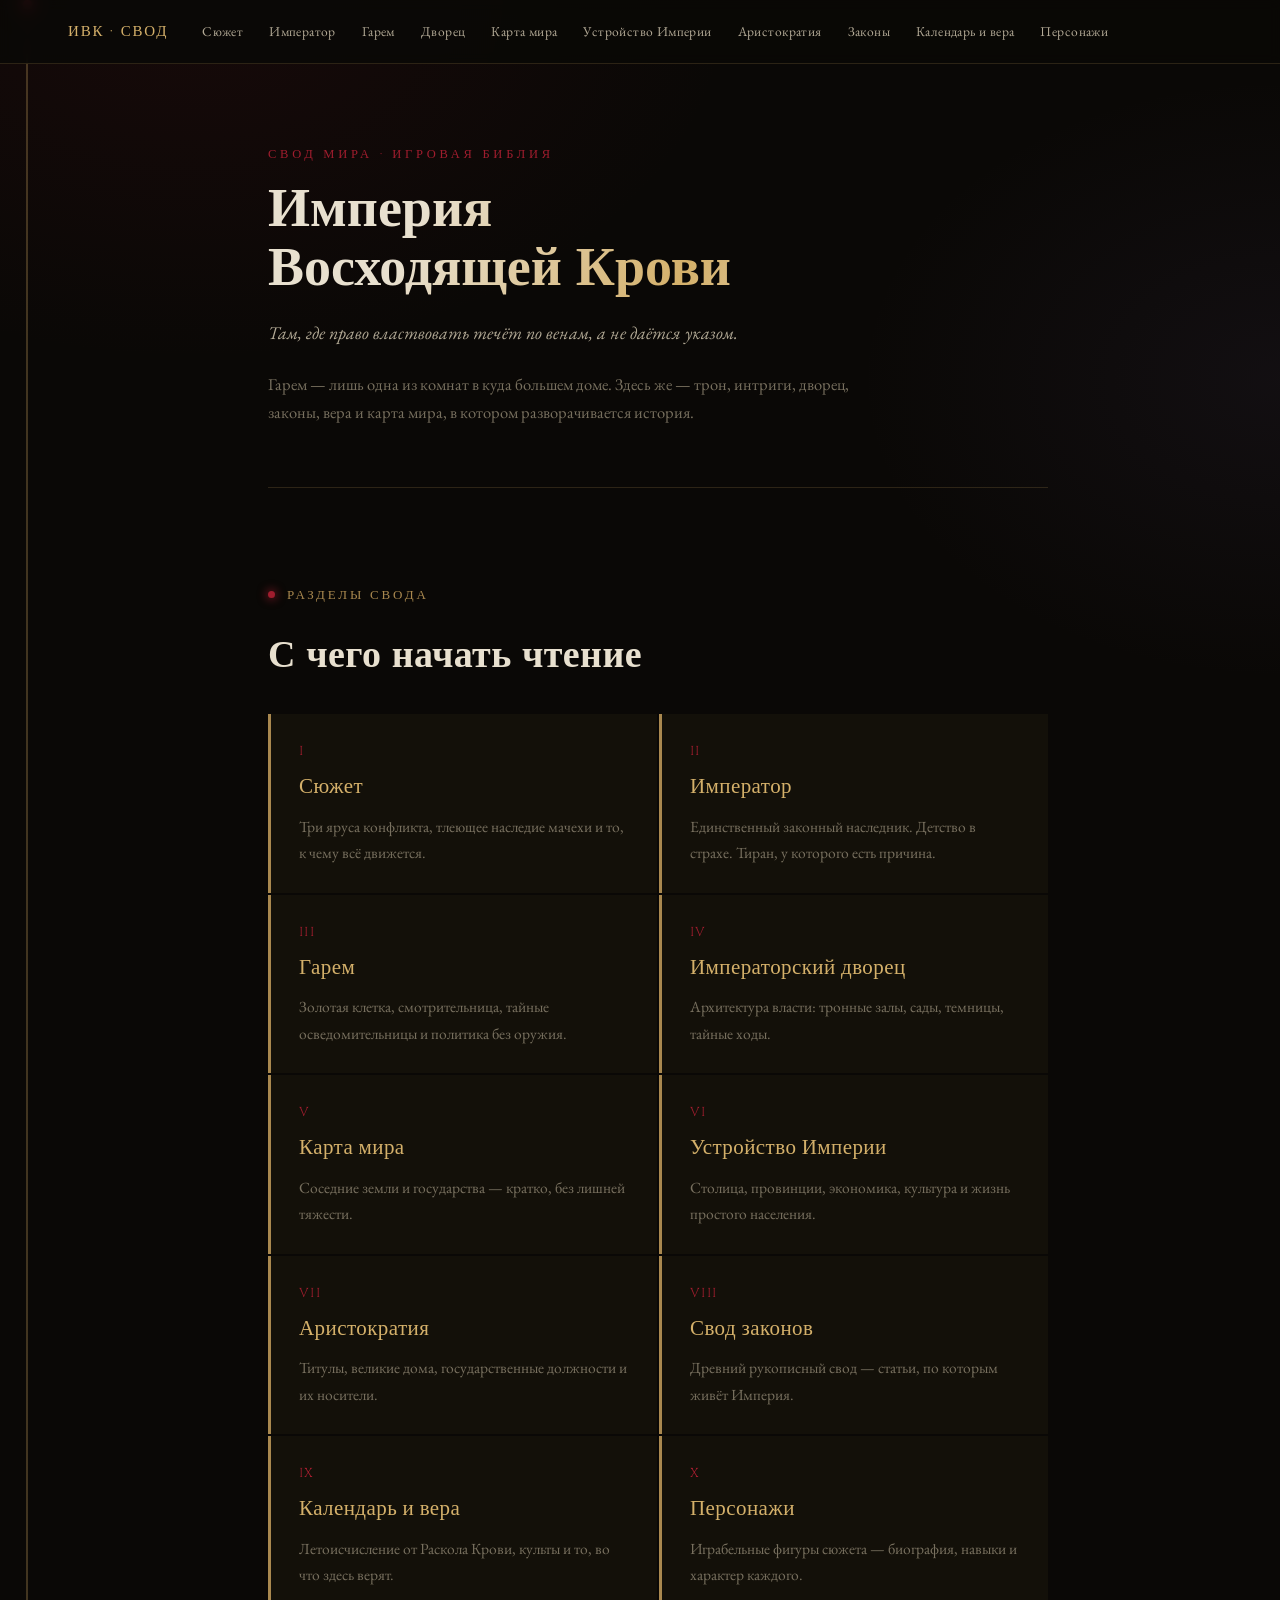
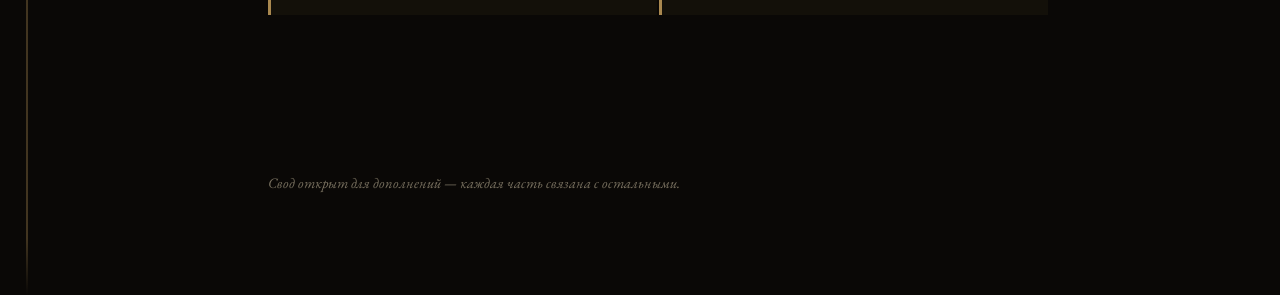
<file: index.html>
<!DOCTYPE html>
<html lang="ru">
<head>
<link rel="apple-touch-icon" sizes="180x180" href="/apple-touch-icon.png">
<link rel="icon" type="image/png" sizes="32x32" href="/favicon-32x32.png">
<link rel="icon" type="image/png" sizes="16x16" href="/favicon-16x16.png">
<link rel="manifest" href="/site.webmanifest">
<meta charset="UTF-8">
<meta name="viewport" content="width=device-width, initial-scale=1.0">
<title>Империя Восходящей Крови — Свод Мира</title>
<link rel="stylesheet" href="style.css">
</head>
<body>
<div class="site-wrap">
<div class="vein-wrap" aria-hidden="true"><div class="vein-line"></div><div class="vein-pulse"></div></div>

<div class="topnav">
  <a class="brand" href="index.html">ИВК · СВОД</a>
  <a class="link" href="siuzhet.html">Сюжет</a>
  <a class="link" href="imperator.html">Император</a>
  <a class="link" href="garem.html">Гарем</a>
  <a class="link" href="dvorets.html">Дворец</a>
  <a class="link" href="mir.html">Карта мира</a>
  <a class="link" href="imperiya.html">Устройство Империи</a>
  <a class="link" href="aristokratiya.html">Аристократия</a>
  <a class="link" href="zakony.html">Законы</a>
  <a class="link" href="kalendar.html">Календарь и вера</a>
  <a class="link" href="personazhi.html">Персонажи</a>
</div>

<div class="page">

  <section class="pagehero">
    <div class="kicker">Свод Мира · Игровая библия</div>
    <h1>Империя<br>Восходящей Крови</h1>
    <p class="sub">Там, где право властвовать течёт по венам, а не даётся указом.</p>
    <p style="max-width:620px; margin-top:22px; color:var(--muted); font-size:16.5px;">
      Гарем — лишь одна из комнат в куда большем доме. Здесь же — трон, интриги, дворец, законы, вера и карта мира, в котором разворачивается история.
    </p>
  </section>

  <section class="reveal">
    <div class="eyebrow">Разделы свода</div>
    <h2>С чего начать чтение</h2>
    <div class="hub-grid">
      <a class="hub-card" href="siuzhet.html">
        <div class="num">I</div>
        <h3>Сюжет</h3>
        <p>Три яруса конфликта, тлеющее наследие мачехи и то, к чему всё движется.</p>
      </a>
      <a class="hub-card" href="imperator.html">
        <div class="num">II</div>
        <h3>Император</h3>
        <p>Единственный законный наследник. Детство в страхе. Тиран, у которого есть причина.</p>
      </a>
      <a class="hub-card" href="garem.html">
        <div class="num">III</div>
        <h3>Гарем</h3>
        <p>Золотая клетка, смотрительница, тайные осведомительницы и политика без оружия.</p>
      </a>
      <a class="hub-card" href="dvorets.html">
        <div class="num">IV</div>
        <h3>Императорский дворец</h3>
        <p>Архитектура власти: тронные залы, сады, темницы, тайные ходы.</p>
      </a>
      <a class="hub-card" href="mir.html">
        <div class="num">V</div>
        <h3>Карта мира</h3>
        <p>Соседние земли и государства — кратко, без лишней тяжести.</p>
      </a>
      <a class="hub-card" href="imperiya.html">
        <div class="num">VI</div>
        <h3>Устройство Империи</h3>
        <p>Столица, провинции, экономика, культура и жизнь простого населения.</p>
      </a>
      <a class="hub-card" href="aristokratiya.html">
        <div class="num">VII</div>
        <h3>Аристократия</h3>
        <p>Титулы, великие дома, государственные должности и их носители.</p>
      </a>
      <a class="hub-card" href="zakony.html">
        <div class="num">VIII</div>
        <h3>Свод законов</h3>
        <p>Древний рукописный свод — статьи, по которым живёт Империя.</p>
      </a>
      <a class="hub-card" href="kalendar.html">
        <div class="num">IX</div>
        <h3>Календарь и вера</h3>
        <p>Летоисчисление от Раскола Крови, культы и то, во что здесь верят.</p>
      </a>
      <a class="hub-card" href="personazhi.html">
        <div class="num">X</div>
        <h3>Персонажи</h3>
        <p>Играбельные фигуры сюжета — биография, навыки и характер каждого.</p>
      </a>
    </div>
  </section>

  <footer>Свод открыт для дополнений — каждая часть связана с остальными.</footer>
</div>

</div>
<script src="script.js"></script>
</body>
</html>
</file>
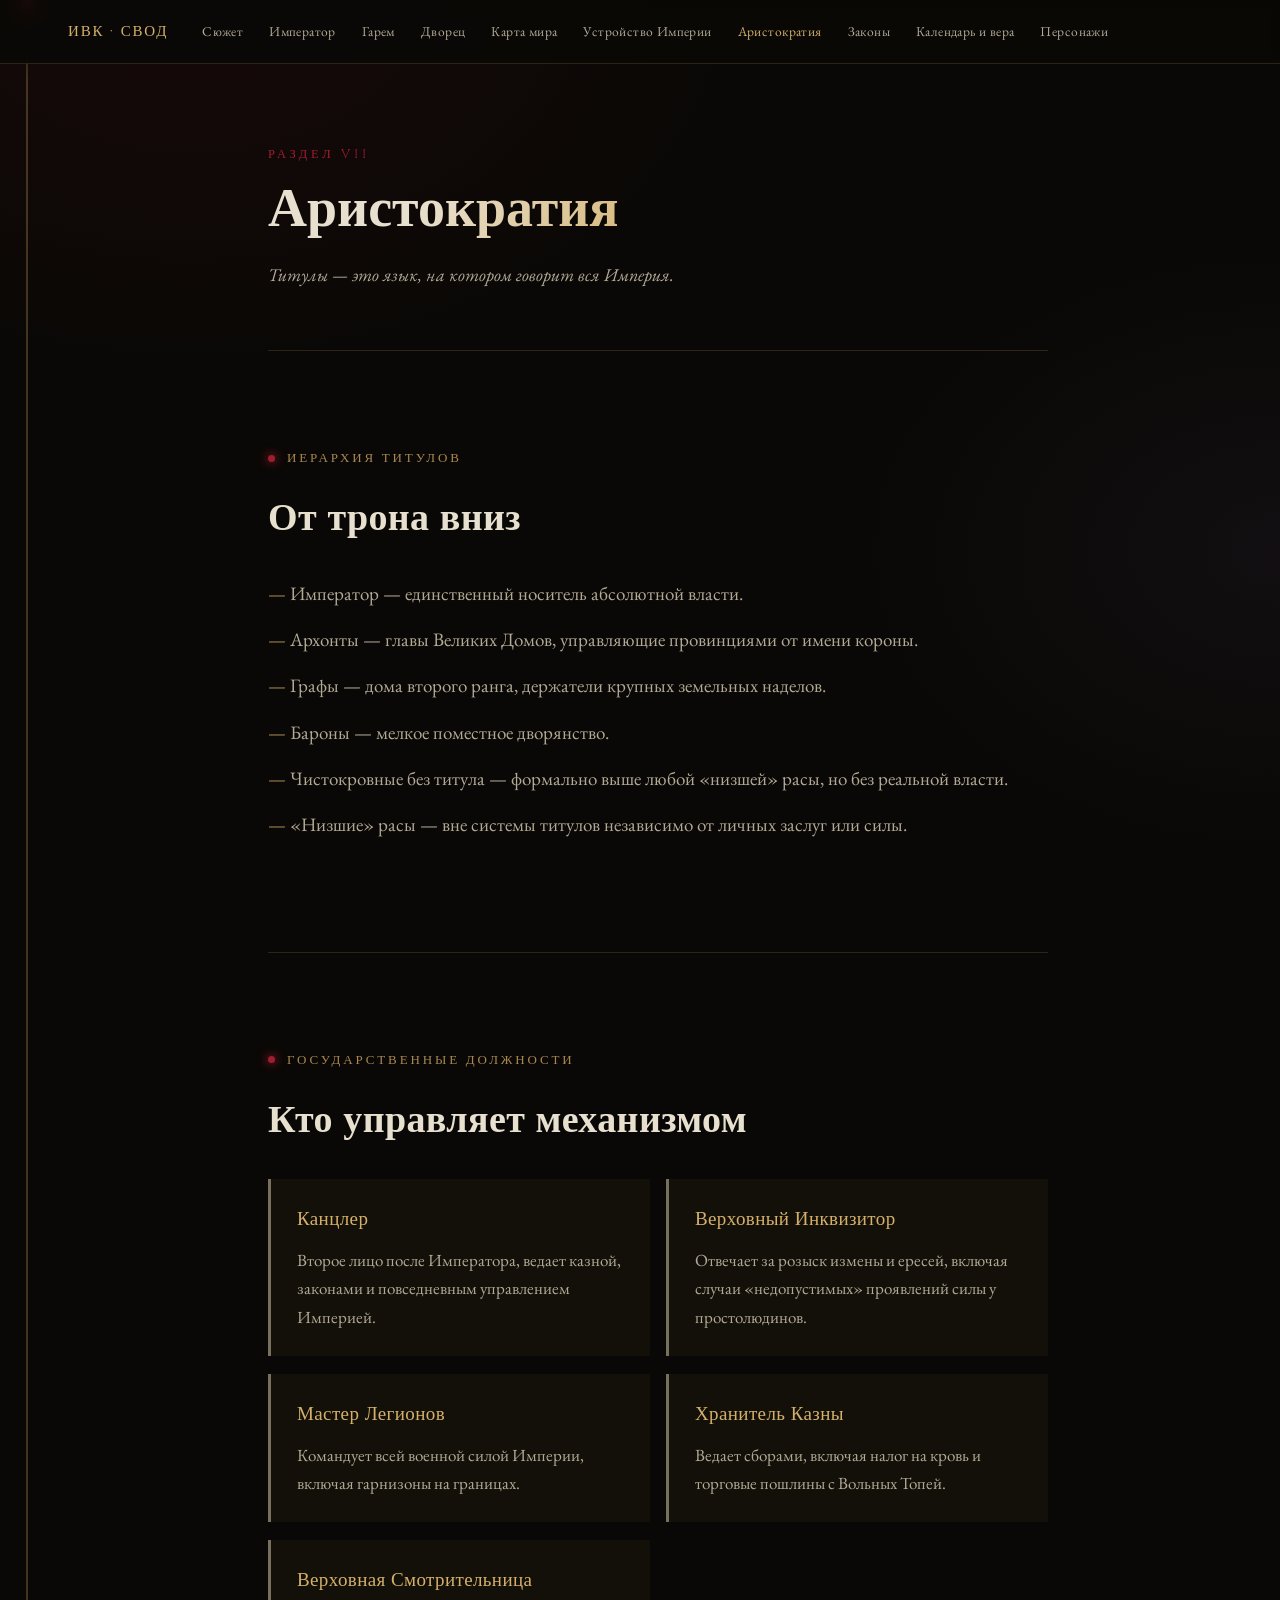
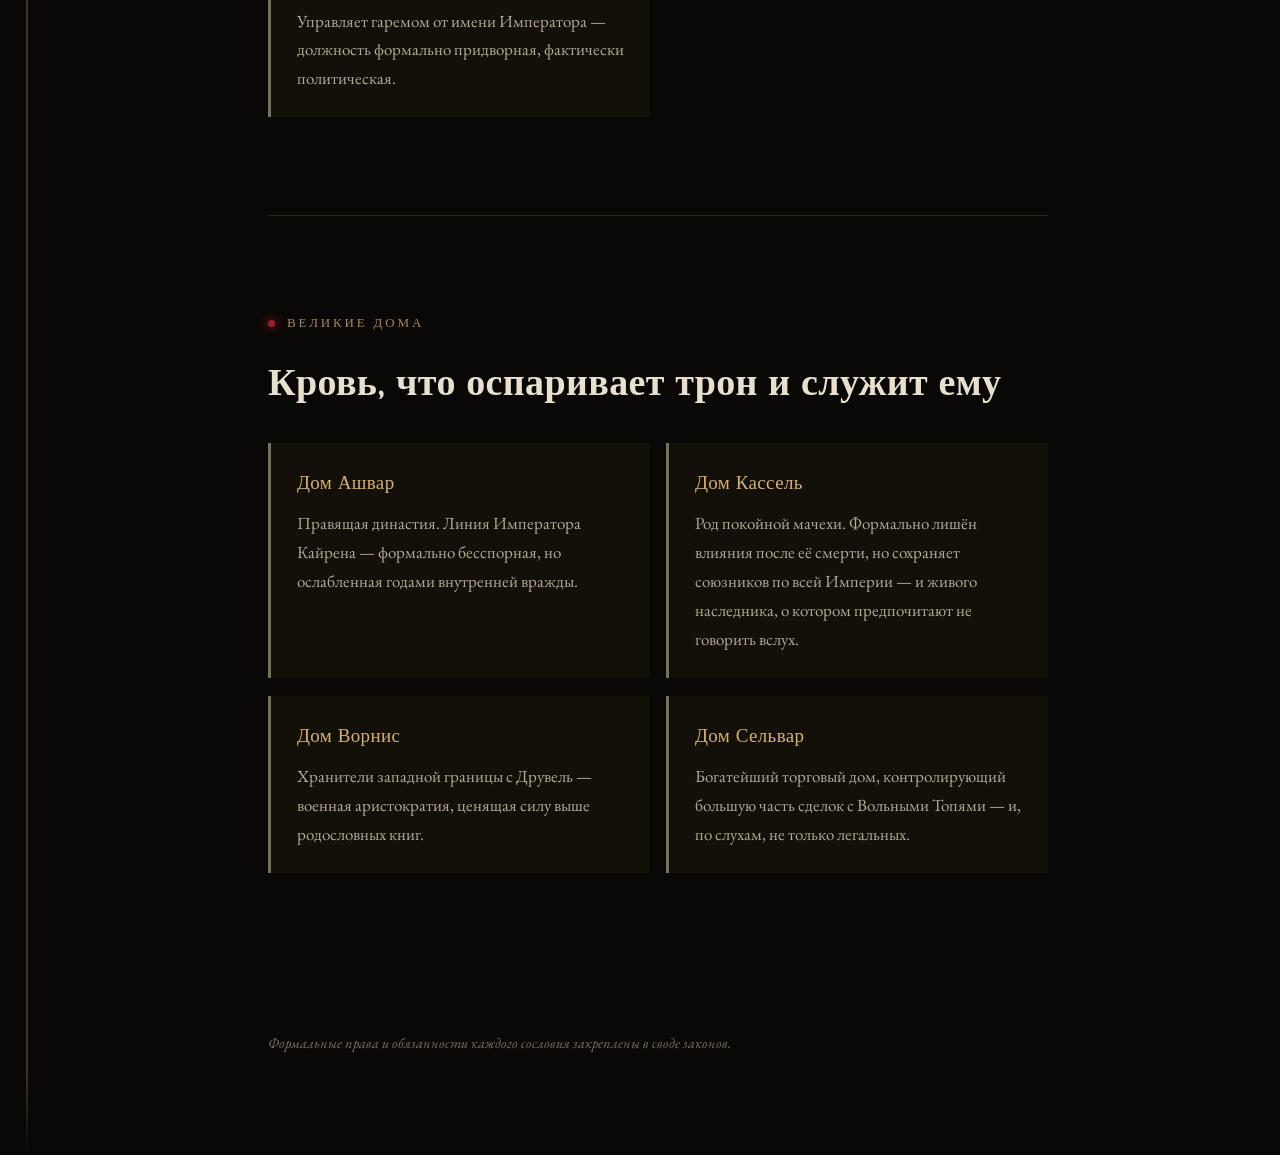
<file: aristokratiya.html>
<!DOCTYPE html>
<html lang="ru">
<head>
<link rel="apple-touch-icon" sizes="180x180" href="/apple-touch-icon.png">
<link rel="icon" type="image/png" sizes="32x32" href="/favicon-32x32.png">
<link rel="icon" type="image/png" sizes="16x16" href="/favicon-16x16.png">
<link rel="manifest" href="/site.webmanifest">
<meta charset="UTF-8">
<meta name="viewport" content="width=device-width, initial-scale=1.0">
<title>Аристократия — Империя Восходящей Крови</title>
<link rel="stylesheet" href="style.css">
</head>
<body>
<div class="site-wrap">
<div class="vein-wrap" aria-hidden="true"><div class="vein-line"></div><div class="vein-pulse"></div></div>

<div class="topnav">
  <a class="brand" href="index.html">ИВК · СВОД</a>
  <a class="link" href="siuzhet.html">Сюжет</a>
  <a class="link" href="imperator.html">Император</a>
  <a class="link" href="garem.html">Гарем</a>
  <a class="link" href="dvorets.html">Дворец</a>
  <a class="link" href="mir.html">Карта мира</a>
  <a class="link" href="imperiya.html">Устройство Империи</a>
  <a class="link active" href="aristokratiya.html">Аристократия</a>
  <a class="link" href="zakony.html">Законы</a>
  <a class="link" href="kalendar.html">Календарь и вера</a>
  <a class="link" href="personazhi.html">Персонажи</a>
</div>

<div class="page">

  <section class="pagehero">
    <div class="kicker">Раздел VII</div>
    <h1>Аристократия</h1>
    <p class="sub">Титулы — это язык, на котором говорит вся Империя.</p>
  </section>

  <section class="reveal">
    <div class="eyebrow">Иерархия титулов</div>
    <h2>От трона вниз</h2>
    <ul class="plain">
      <li><strong>Император</strong> — единственный носитель абсолютной власти.</li>
      <li><strong>Архонты</strong> — главы Великих Домов, управляющие провинциями от имени короны.</li>
      <li><strong>Графы</strong> — дома второго ранга, держатели крупных земельных наделов.</li>
      <li><strong>Бароны</strong> — мелкое поместное дворянство.</li>
      <li><strong>Чистокровные без титула</strong> — формально выше любой «низшей» расы, но без реальной власти.</li>
      <li><strong>«Низшие» расы</strong> — вне системы титулов независимо от личных заслуг или силы.</li>
    </ul>
  </section>

  <section class="reveal">
    <div class="eyebrow">Государственные должности</div>
    <h2>Кто управляет механизмом</h2>
    <div class="grid2">
      <div class="card"><h3>Канцлер</h3><p>Второе лицо после Императора, ведает казной, законами и повседневным управлением Империей.</p></div>
      <div class="card"><h3>Верховный Инквизитор</h3><p>Отвечает за розыск измены и ересей, включая случаи «недопустимых» проявлений силы у простолюдинов.</p></div>
      <div class="card"><h3>Мастер Легионов</h3><p>Командует всей военной силой Империи, включая гарнизоны на границах.</p></div>
      <div class="card"><h3>Хранитель Казны</h3><p>Ведает сборами, включая налог на кровь и торговые пошлины с Вольных Топей.</p></div>
      <div class="card"><h3>Верховная Смотрительница</h3><p>Управляет гаремом от имени Императора — должность формально придворная, фактически политическая.</p></div>
    </div>
  </section>

  <section class="reveal">
    <div class="eyebrow">Великие дома</div>
    <h2>Кровь, что оспаривает трон и служит ему</h2>
    <div class="grid2">
      <div class="card"><h3>Дом Ашвар</h3><p>Правящая династия. Линия Императора Кайрена — формально бесспорная, но ослабленная годами внутренней вражды.</p></div>
      <div class="card"><h3>Дом Кассель</h3><p>Род покойной мачехи. Формально лишён влияния после её смерти, но сохраняет союзников по всей Империи — и живого наследника, о котором предпочитают не говорить вслух.</p></div>
      <div class="card"><h3>Дом Ворнис</h3><p>Хранители западной границы с Друвель — военная аристократия, ценящая силу выше родословных книг.</p></div>
      <div class="card"><h3>Дом Сельвар</h3><p>Богатейший торговый дом, контролирующий большую часть сделок с Вольными Топями — и, по слухам, не только легальных.</p></div>
    </div>
  </section>

  <footer>Формальные права и обязанности каждого сословия закреплены в своде законов.</footer>
</div>

</div>
<script src="script.js"></script>
</body>
</html>
</file>
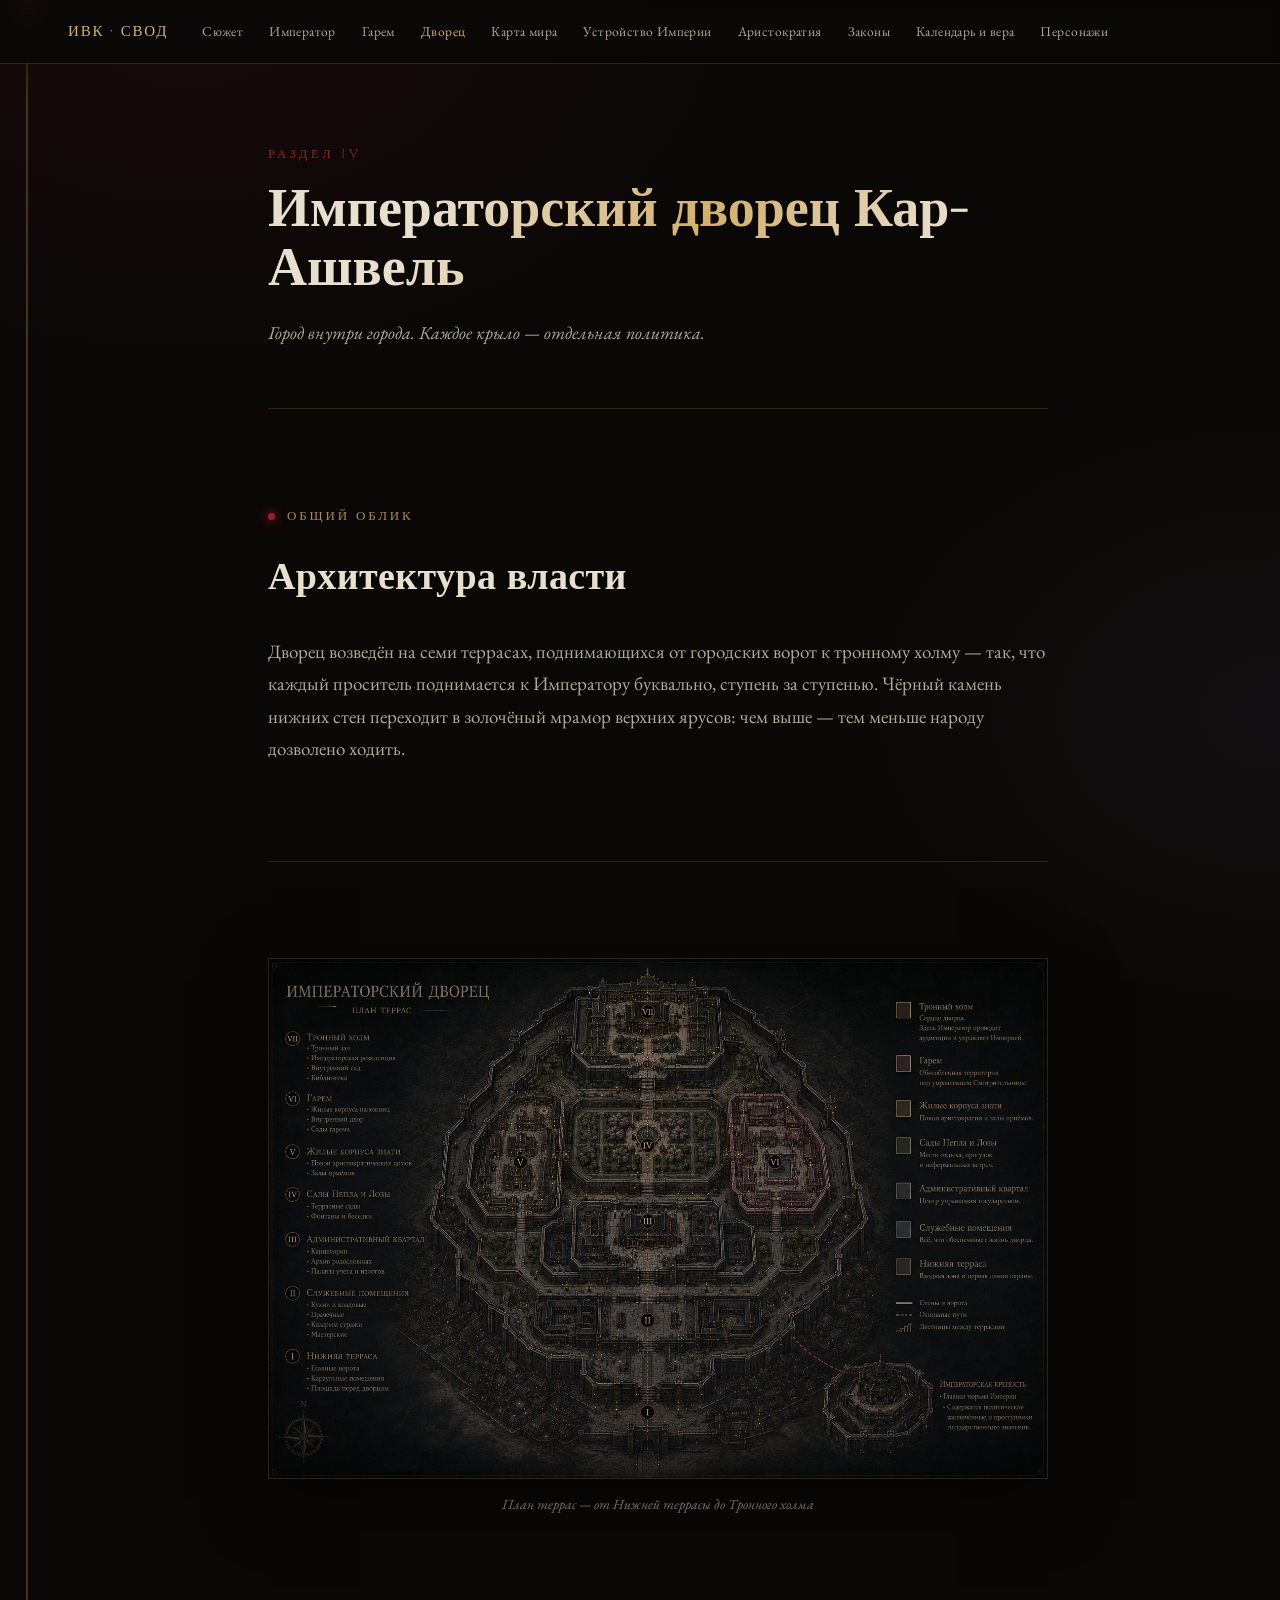
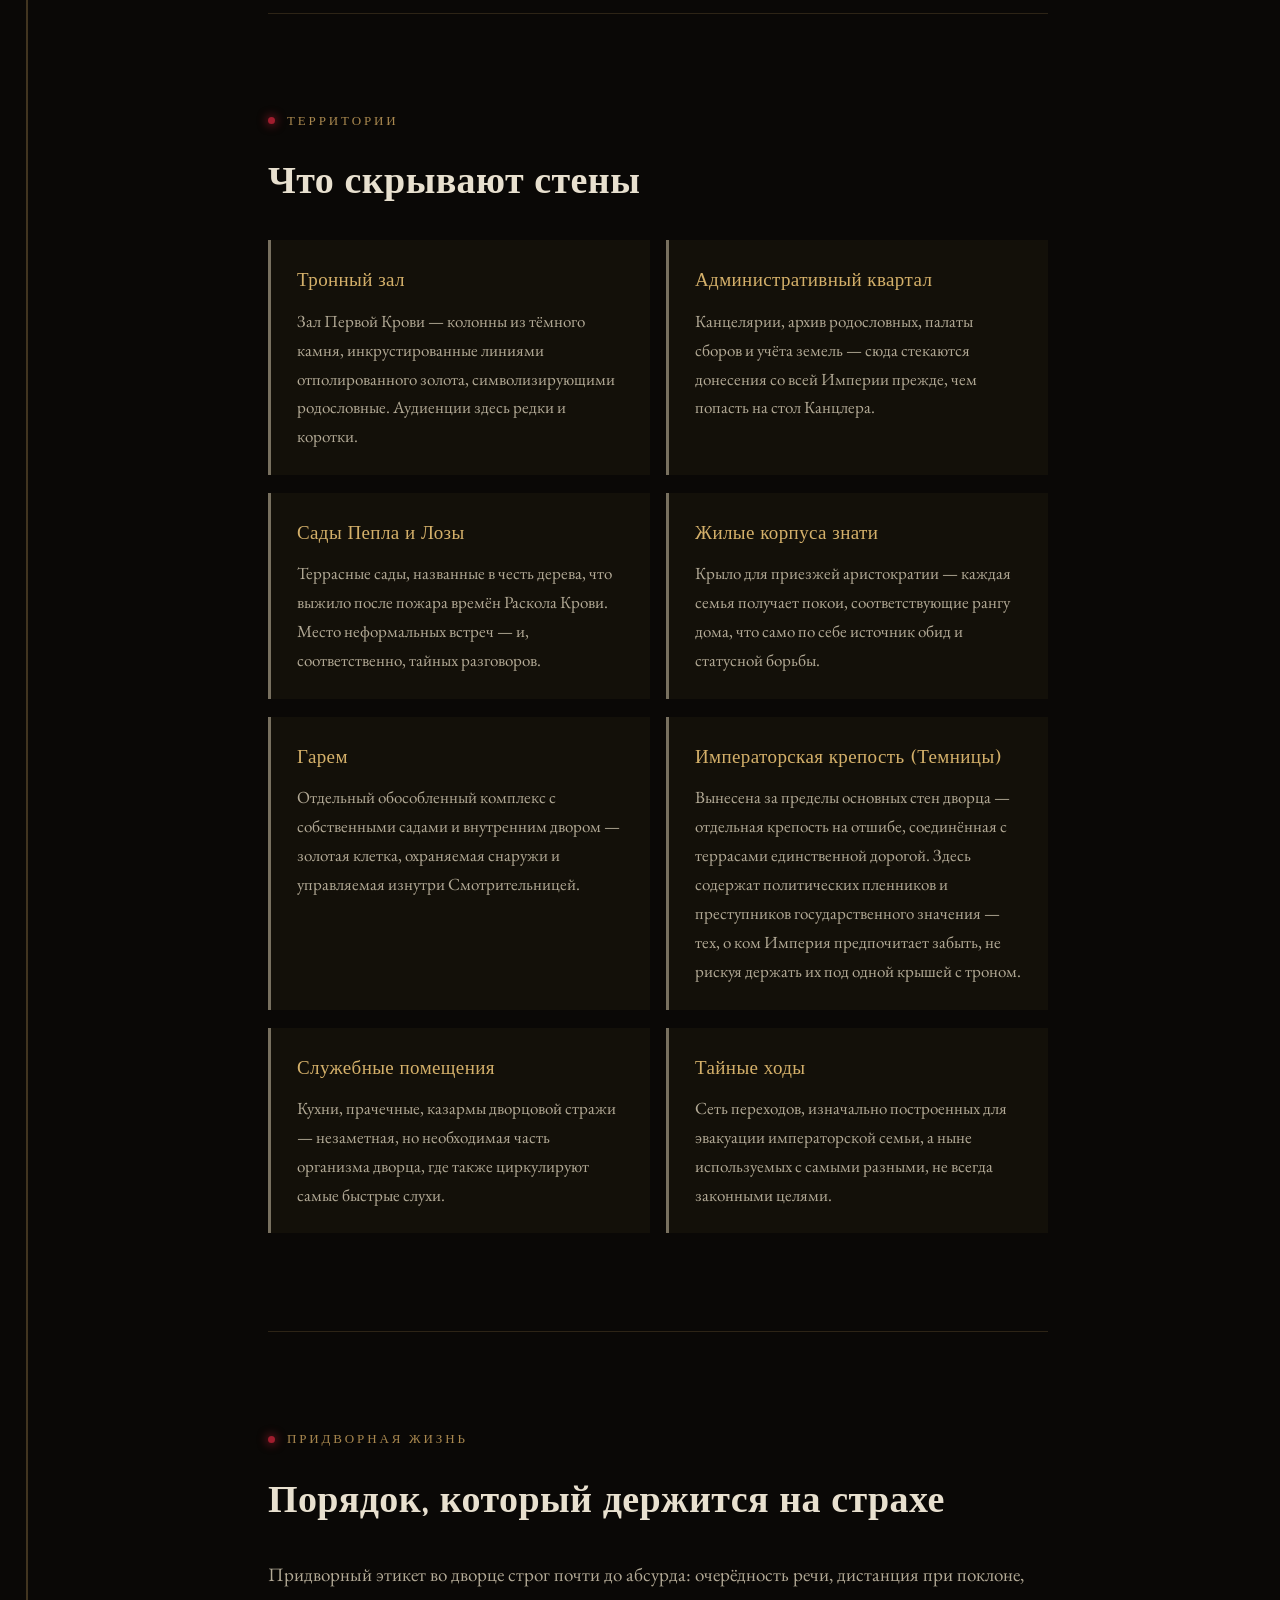
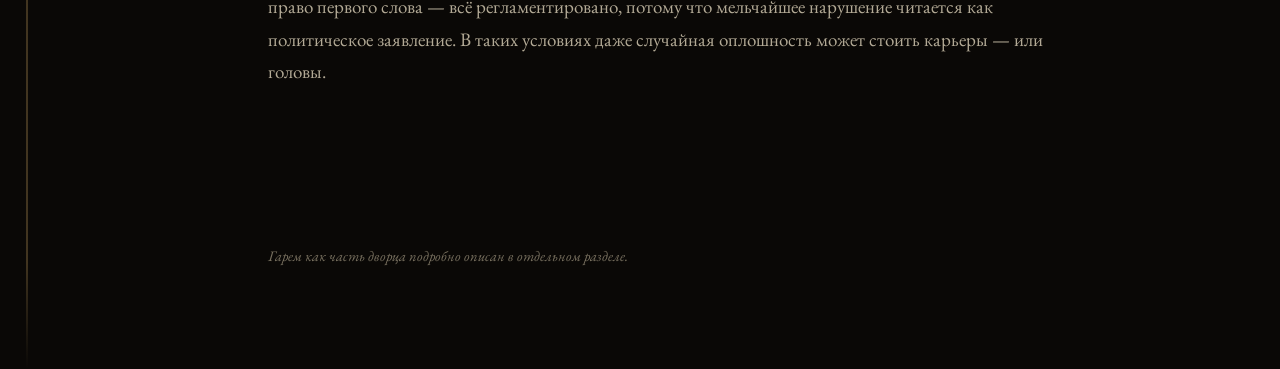
<file: dvorets.html>
<!DOCTYPE html>
<html lang="ru">
<head>
<link rel="apple-touch-icon" sizes="180x180" href="/apple-touch-icon.png">
<link rel="icon" type="image/png" sizes="32x32" href="/favicon-32x32.png">
<link rel="icon" type="image/png" sizes="16x16" href="/favicon-16x16.png">
<link rel="manifest" href="/site.webmanifest">
<meta charset="UTF-8">
<meta name="viewport" content="width=device-width, initial-scale=1.0">
<title>Императорский дворец — Империя Восходящей Крови</title>
<link rel="stylesheet" href="style.css">
</head>
<body>
<div class="site-wrap">
<div class="vein-wrap" aria-hidden="true"><div class="vein-line"></div><div class="vein-pulse"></div></div>

<div class="topnav">
  <a class="brand" href="index.html">ИВК · СВОД</a>
  <a class="link" href="siuzhet.html">Сюжет</a>
  <a class="link" href="imperator.html">Император</a>
  <a class="link" href="garem.html">Гарем</a>
  <a class="link active" href="dvorets.html">Дворец</a>
  <a class="link" href="mir.html">Карта мира</a>
  <a class="link" href="imperiya.html">Устройство Империи</a>
  <a class="link" href="aristokratiya.html">Аристократия</a>
  <a class="link" href="zakony.html">Законы</a>
  <a class="link" href="kalendar.html">Календарь и вера</a>
  <a class="link" href="personazhi.html">Персонажи</a>
</div>

<div class="page">

  <section class="pagehero">
    <div class="kicker">Раздел IV</div>
    <h1>Императорский дворец Кар-Ашвель</h1>
    <p class="sub">Город внутри города. Каждое крыло — отдельная политика.</p>
  </section>

  <section class="reveal">
    <div class="eyebrow">Общий облик</div>
    <h2>Архитектура власти</h2>
    <p>Дворец возведён на семи террасах, поднимающихся от городских ворот к тронному холму — так, что каждый проситель поднимается к Императору буквально, ступень за ступенью. Чёрный камень нижних стен переходит в золочёный мрамор верхних ярусов: чем выше — тем меньше народу дозволено ходить.</p>
  </section>

  <section class="reveal">
    <img src="assets/karta-dvortsa.png" alt="План террас Императорского дворца" style="width:100%; height:auto; display:block; border:1px solid var(--line); box-shadow:0 20px 60px rgba(0,0,0,0.5);">
    <p style="text-align:center; color:var(--muted); font-size:14px; font-style:italic; margin-top:14px;">План террас — от Нижней террасы до Тронного холма</p>
  </section>

  <section class="reveal">
    <div class="eyebrow">Территории</div>
    <h2>Что скрывают стены</h2>
    <div class="grid2">
      <div class="card"><h3>Тронный зал</h3><p>Зал Первой Крови — колонны из тёмного камня, инкрустированные линиями отполированного золота, символизирующими родословные. Аудиенции здесь редки и коротки.</p></div>
      <div class="card"><h3>Административный квартал</h3><p>Канцелярии, архив родословных, палаты сборов и учёта земель — сюда стекаются донесения со всей Империи прежде, чем попасть на стол Канцлера.</p></div>
      <div class="card"><h3>Сады Пепла и Лозы</h3><p>Террасные сады, названные в честь дерева, что выжило после пожара времён Раскола Крови. Место неформальных встреч — и, соответственно, тайных разговоров.</p></div>
      <div class="card"><h3>Жилые корпуса знати</h3><p>Крыло для приезжей аристократии — каждая семья получает покои, соответствующие рангу дома, что само по себе источник обид и статусной борьбы.</p></div>
      <div class="card"><h3>Гарем</h3><p>Отдельный обособленный комплекс с собственными садами и внутренним двором — золотая клетка, охраняемая снаружи и управляемая изнутри Смотрительницей.</p></div>
      <div class="card"><h3>Императорская крепость (Темницы)</h3><p>Вынесена за пределы основных стен дворца — отдельная крепость на отшибе, соединённая с террасами единственной дорогой. Здесь содержат политических пленников и преступников государственного значения — тех, о ком Империя предпочитает забыть, не рискуя держать их под одной крышей с троном.</p></div>
      <div class="card"><h3>Служебные помещения</h3><p>Кухни, прачечные, казармы дворцовой стражи — незаметная, но необходимая часть организма дворца, где также циркулируют самые быстрые слухи.</p></div>
      <div class="card"><h3>Тайные ходы</h3><p>Сеть переходов, изначально построенных для эвакуации императорской семьи, а ныне используемых с самыми разными, не всегда законными целями.</p></div>
    </div>
  </section>

  <section class="reveal">
    <div class="eyebrow">Придворная жизнь</div>
    <h2>Порядок, который держится на страхе</h2>
    <p>Придворный этикет во дворце строг почти до абсурда: очерёдность речи, дистанция при поклоне, право первого слова — всё регламентировано, потому что мельчайшее нарушение читается как политическое заявление. В таких условиях даже случайная оплошность может стоить карьеры — или головы.</p>
  </section>

  <footer>Гарем как часть дворца подробно описан в отдельном разделе.</footer>
</div>

</div>
<script src="script.js"></script>
</body>
</html>
</file>
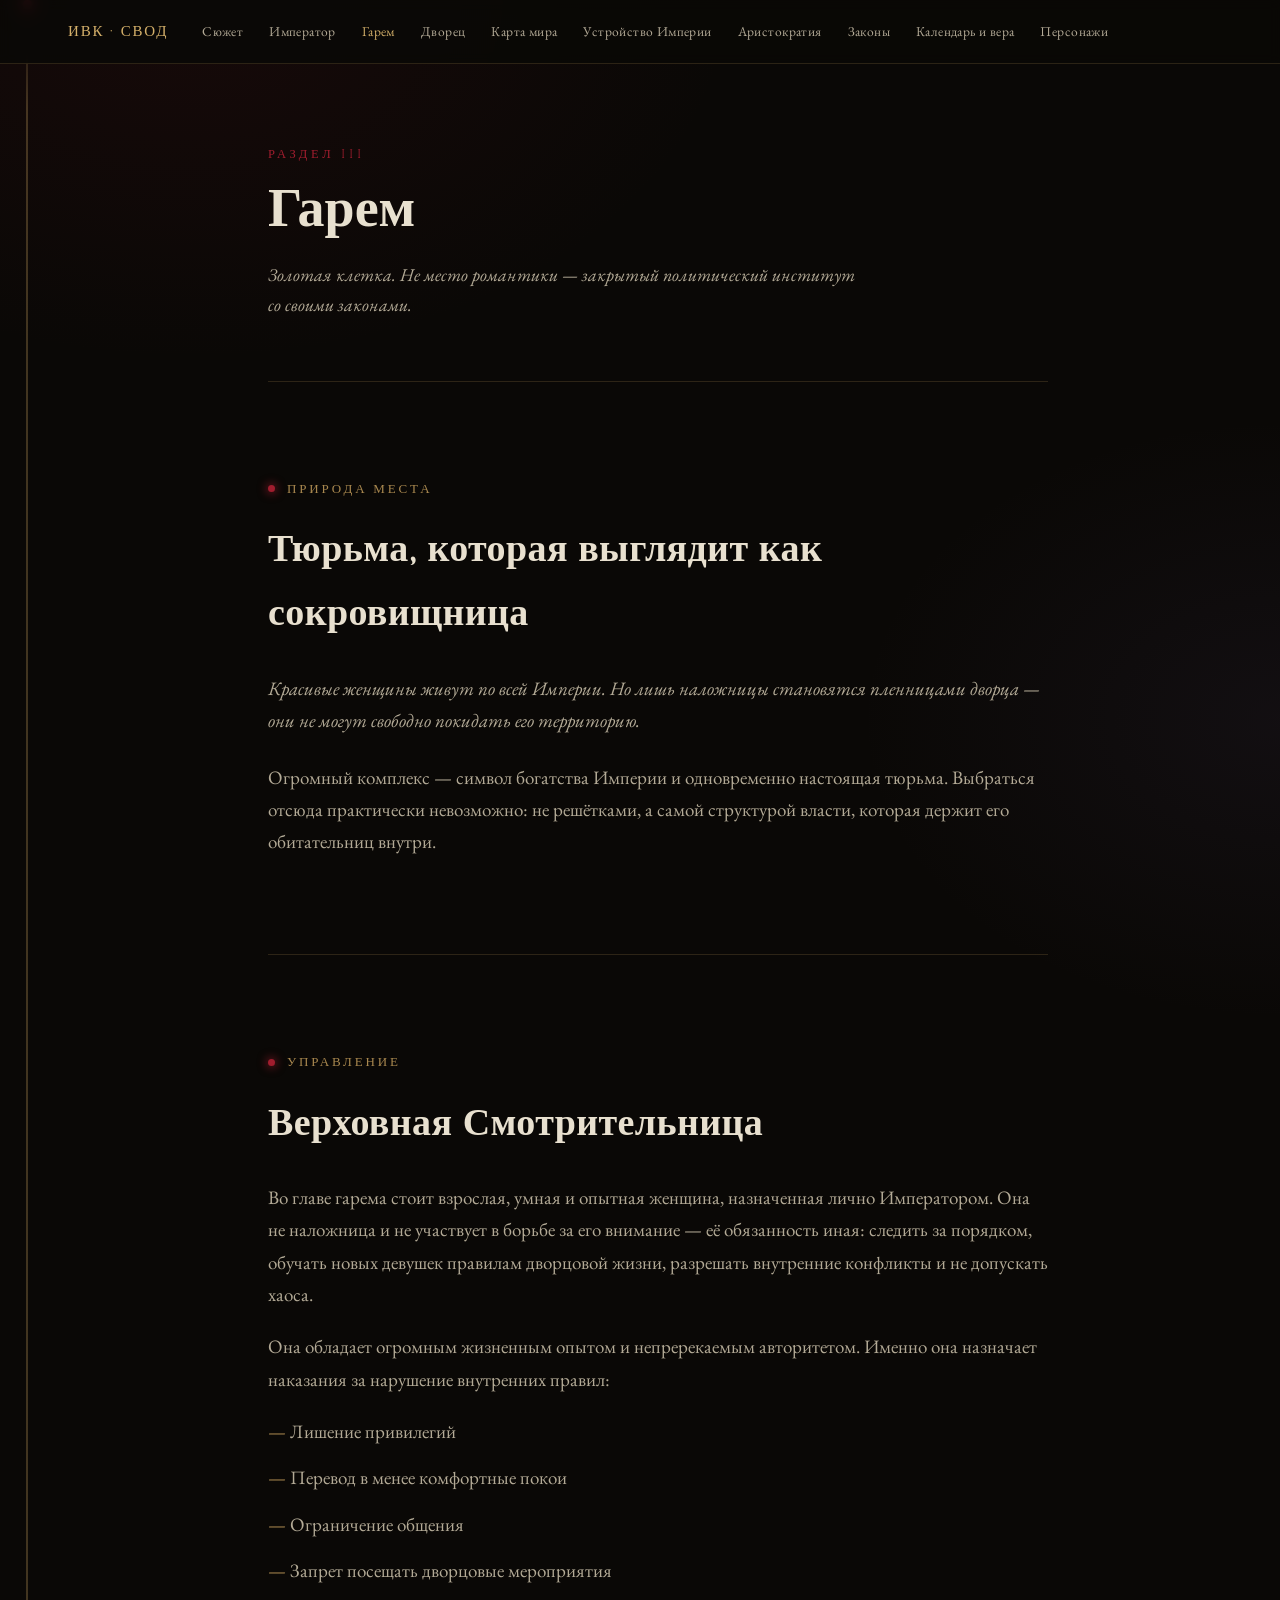
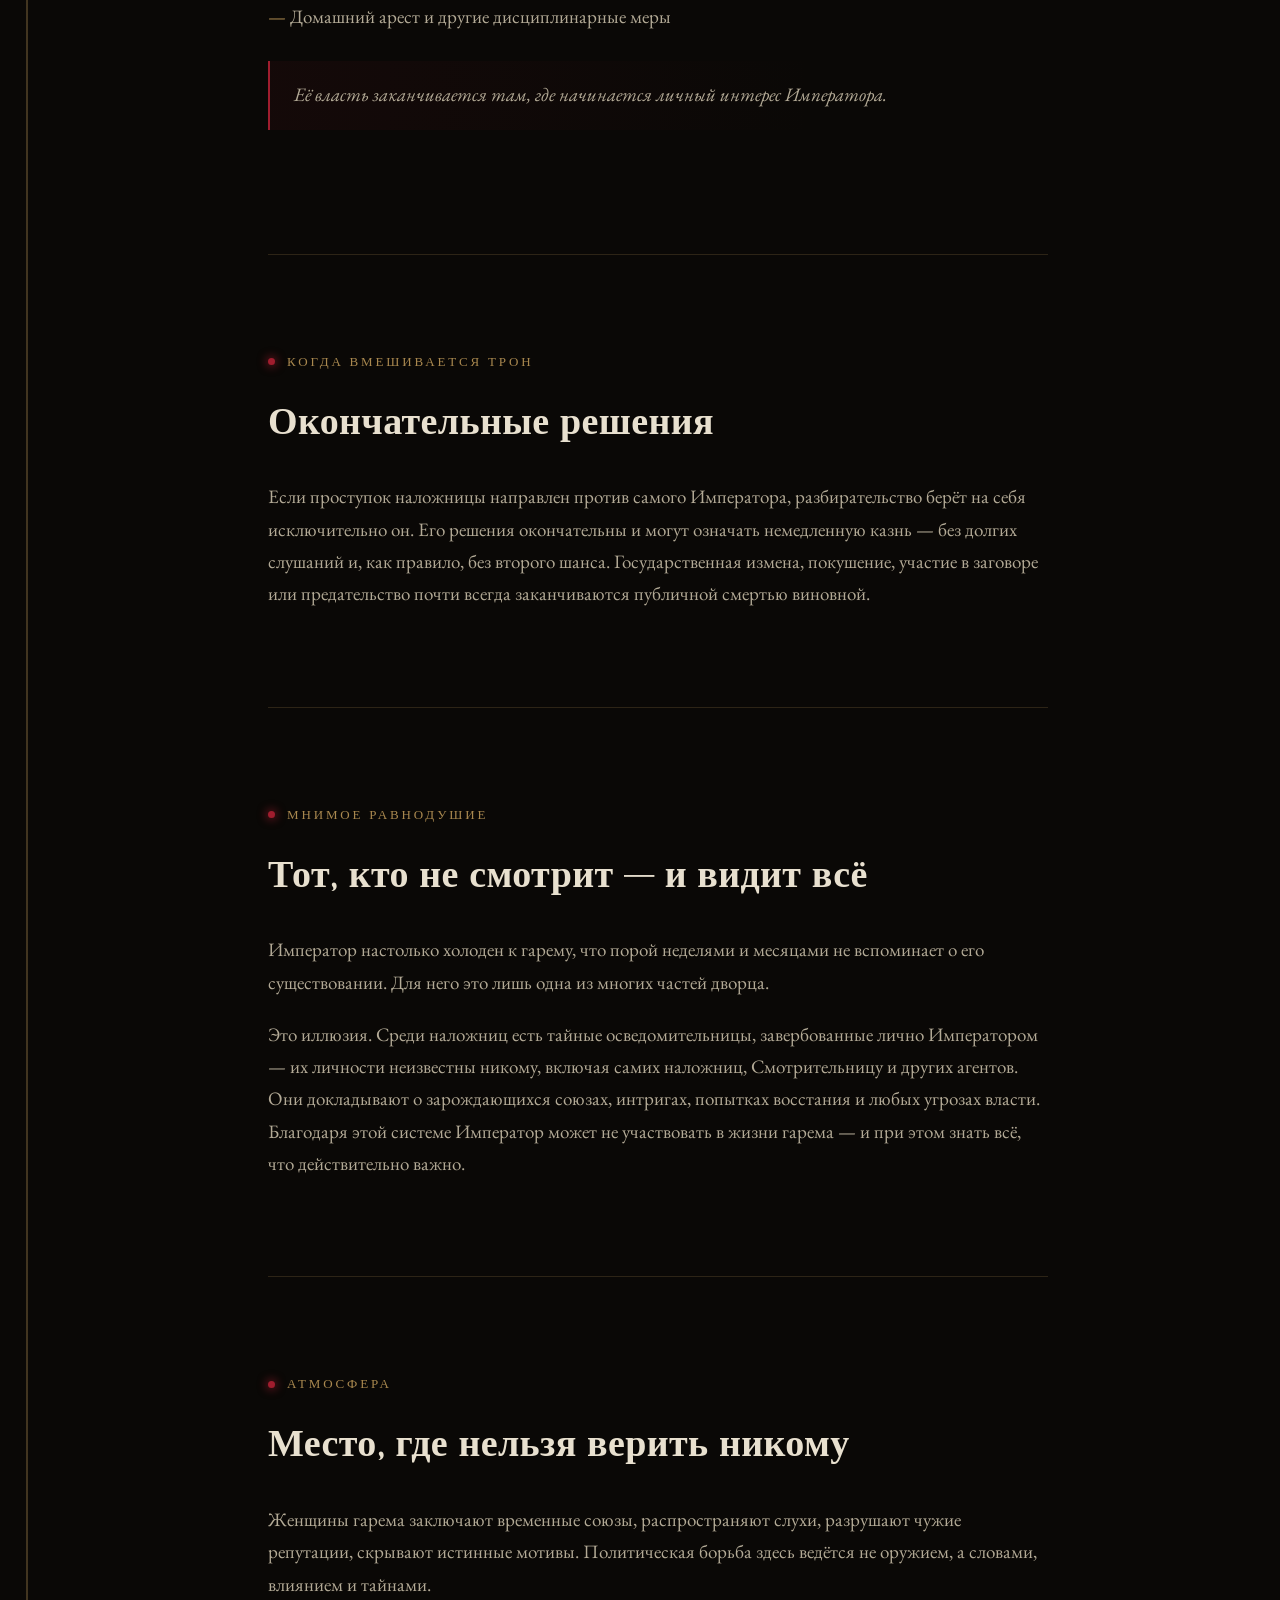
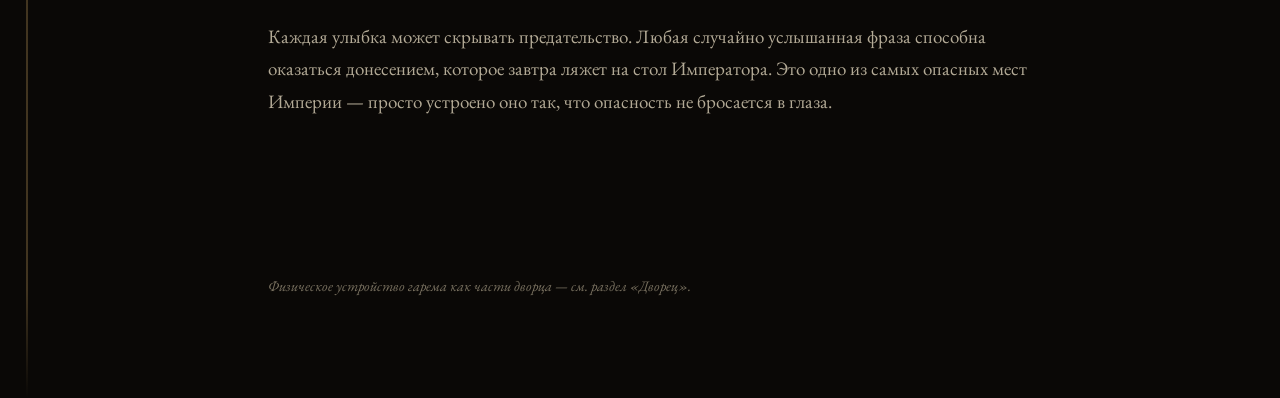
<file: garem.html>
<!DOCTYPE html>
<html lang="ru">
<head>
<link rel="apple-touch-icon" sizes="180x180" href="/apple-touch-icon.png">
<link rel="icon" type="image/png" sizes="32x32" href="/favicon-32x32.png">
<link rel="icon" type="image/png" sizes="16x16" href="/favicon-16x16.png">
<link rel="manifest" href="/site.webmanifest">
<meta charset="UTF-8">
<meta name="viewport" content="width=device-width, initial-scale=1.0">
<title>Гарем — Империя Восходящей Крови</title>
<link rel="stylesheet" href="style.css">
</head>
<body>
<div class="site-wrap">
<div class="vein-wrap" aria-hidden="true"><div class="vein-line"></div><div class="vein-pulse"></div></div>

<div class="topnav">
  <a class="brand" href="index.html">ИВК · СВОД</a>
  <a class="link" href="siuzhet.html">Сюжет</a>
  <a class="link" href="imperator.html">Император</a>
  <a class="link active" href="garem.html">Гарем</a>
  <a class="link" href="dvorets.html">Дворец</a>
  <a class="link" href="mir.html">Карта мира</a>
  <a class="link" href="imperiya.html">Устройство Империи</a>
  <a class="link" href="aristokratiya.html">Аристократия</a>
  <a class="link" href="zakony.html">Законы</a>
  <a class="link" href="kalendar.html">Календарь и вера</a>
  <a class="link" href="personazhi.html">Персонажи</a>
</div>

<div class="page">

  <section class="pagehero">
    <div class="kicker">Раздел III</div>
    <h1>Гарем</h1>
    <p class="sub">Золотая клетка. Не место романтики — закрытый политический институт со своими законами.</p>
  </section>

  <section class="reveal">
    <div class="eyebrow">Природа места</div>
    <h2>Тюрьма, которая выглядит как сокровищница</h2>
    <p class="blood-text">Красивые женщины живут по всей Империи. Но лишь наложницы становятся пленницами дворца — они не могут свободно покидать его территорию.</p>
    <p style="margin-top:24px;">Огромный комплекс — символ богатства Империи и одновременно настоящая тюрьма. Выбраться отсюда практически невозможно: не решётками, а самой структурой власти, которая держит его обитательниц внутри.</p>
  </section>

  <section class="reveal">
    <div class="eyebrow">Управление</div>
    <h2>Верховная Смотрительница</h2>
    <p>Во главе гарема стоит взрослая, умная и опытная женщина, назначенная лично Императором. Она не наложница и не участвует в борьбе за его внимание — её обязанность иная: следить за порядком, обучать новых девушек правилам дворцовой жизни, разрешать внутренние конфликты и не допускать хаоса.</p>
    <p>Она обладает огромным жизненным опытом и непререкаемым авторитетом. Именно она назначает наказания за нарушение внутренних правил:</p>
    <ul class="plain">
      <li>Лишение привилегий</li>
      <li>Перевод в менее комфортные покои</li>
      <li>Ограничение общения</li>
      <li>Запрет посещать дворцовые мероприятия</li>
      <li>Домашний арест и другие дисциплинарные меры</li>
    </ul>
    <div class="callout">Её власть заканчивается там, где начинается личный интерес Императора.</div>
  </section>

  <section class="reveal">
    <div class="eyebrow">Когда вмешивается трон</div>
    <h2>Окончательные решения</h2>
    <p>Если проступок наложницы направлен против самого Императора, разбирательство берёт на себя исключительно он. Его решения окончательны и могут означать немедленную казнь — без долгих слушаний и, как правило, без второго шанса. Государственная измена, покушение, участие в заговоре или предательство почти всегда заканчиваются публичной смертью виновной.</p>
  </section>

  <section class="reveal">
    <div class="eyebrow">Мнимое равнодушие</div>
    <h2>Тот, кто не смотрит — и видит всё</h2>
    <p>Император настолько холоден к гарему, что порой неделями и месяцами не вспоминает о его существовании. Для него это лишь одна из многих частей дворца.</p>
    <p>Это иллюзия. Среди наложниц есть тайные осведомительницы, завербованные лично Императором — их личности неизвестны никому, включая самих наложниц, Смотрительницу и других агентов. Они докладывают о зарождающихся союзах, интригах, попытках восстания и любых угрозах власти. Благодаря этой системе Император может не участвовать в жизни гарема — и при этом знать всё, что действительно важно.</p>
  </section>

  <section class="reveal">
    <div class="eyebrow">Атмосфера</div>
    <h2>Место, где нельзя верить никому</h2>
    <p>Женщины гарема заключают временные союзы, распространяют слухи, разрушают чужие репутации, скрывают истинные мотивы. Политическая борьба здесь ведётся не оружием, а словами, влиянием и тайнами.</p>
    <p>Каждая улыбка может скрывать предательство. Любая случайно услышанная фраза способна оказаться донесением, которое завтра ляжет на стол Императора. Это одно из самых опасных мест Империи — просто устроено оно так, что опасность не бросается в глаза.</p>
  </section>

  <footer>Физическое устройство гарема как части дворца — см. раздел «Дворец».</footer>
</div>

</div>
<script src="script.js"></script>
</body>
</html>
</file>
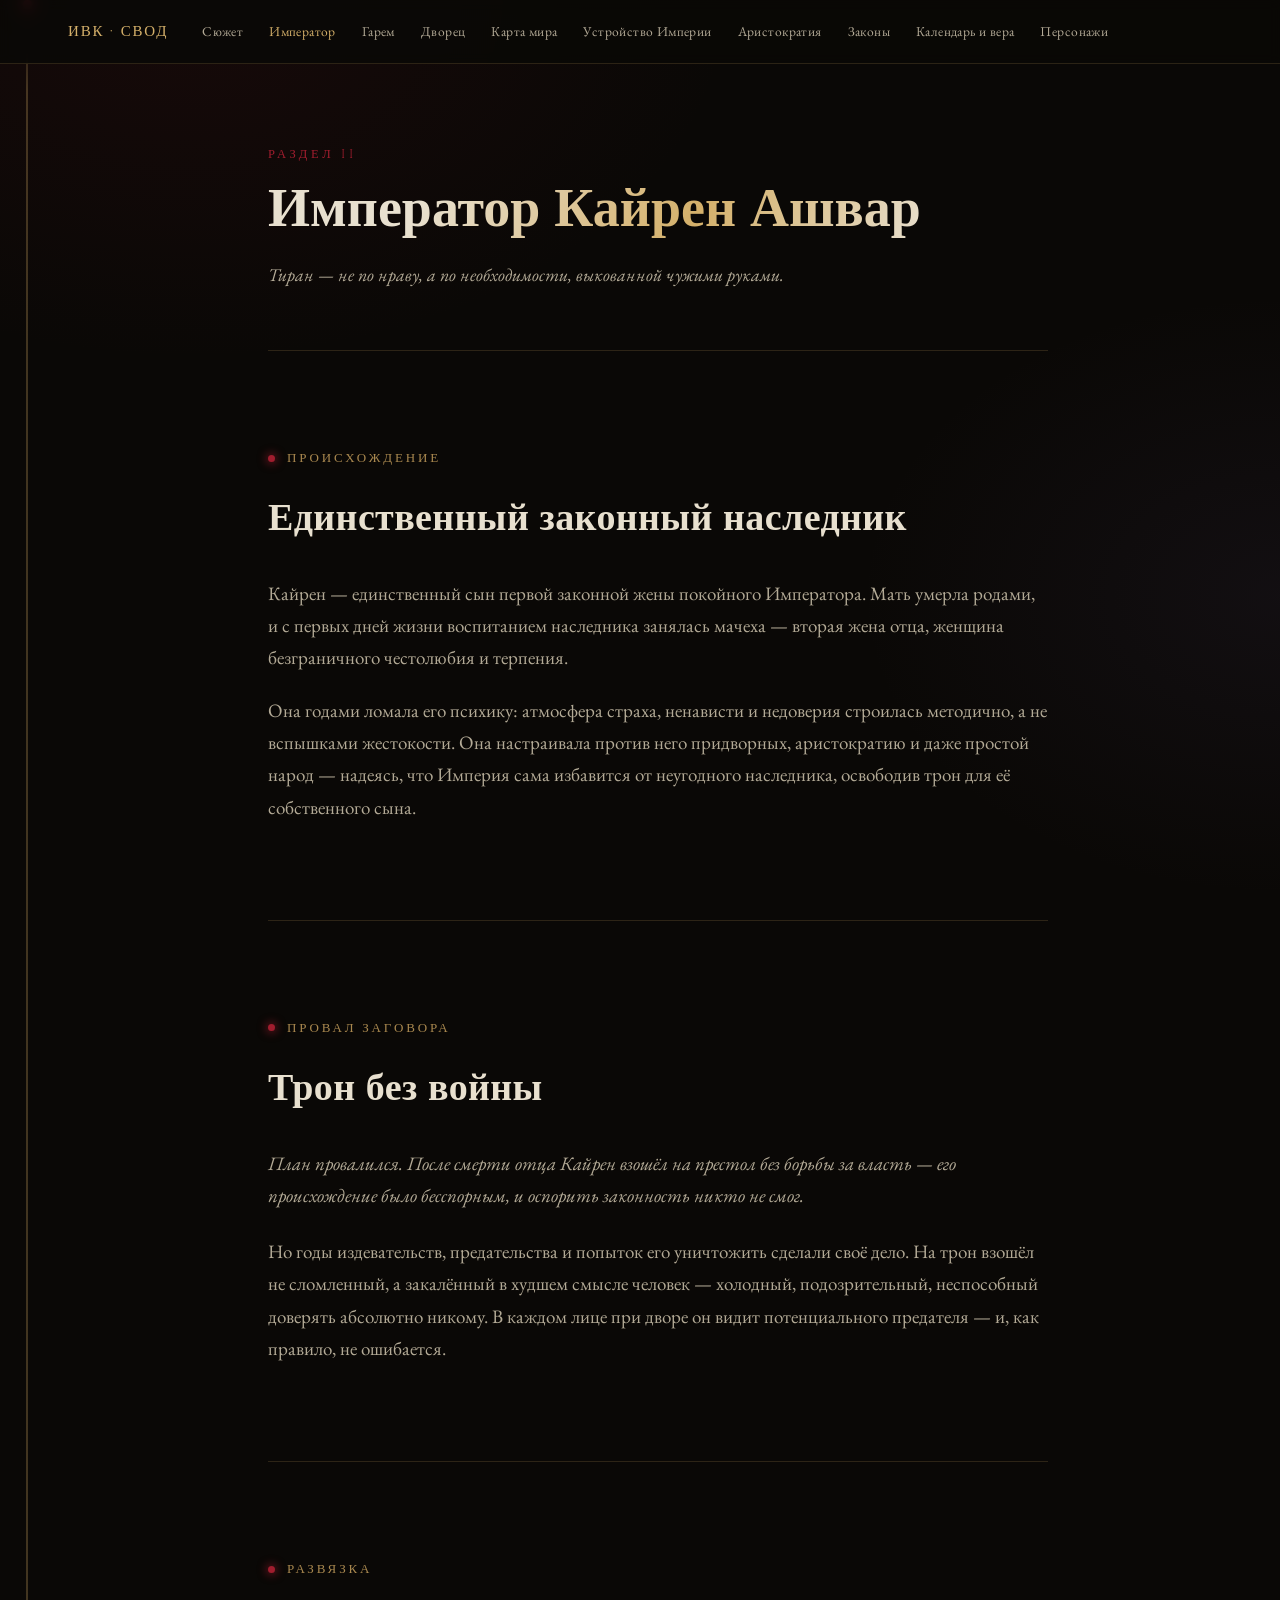
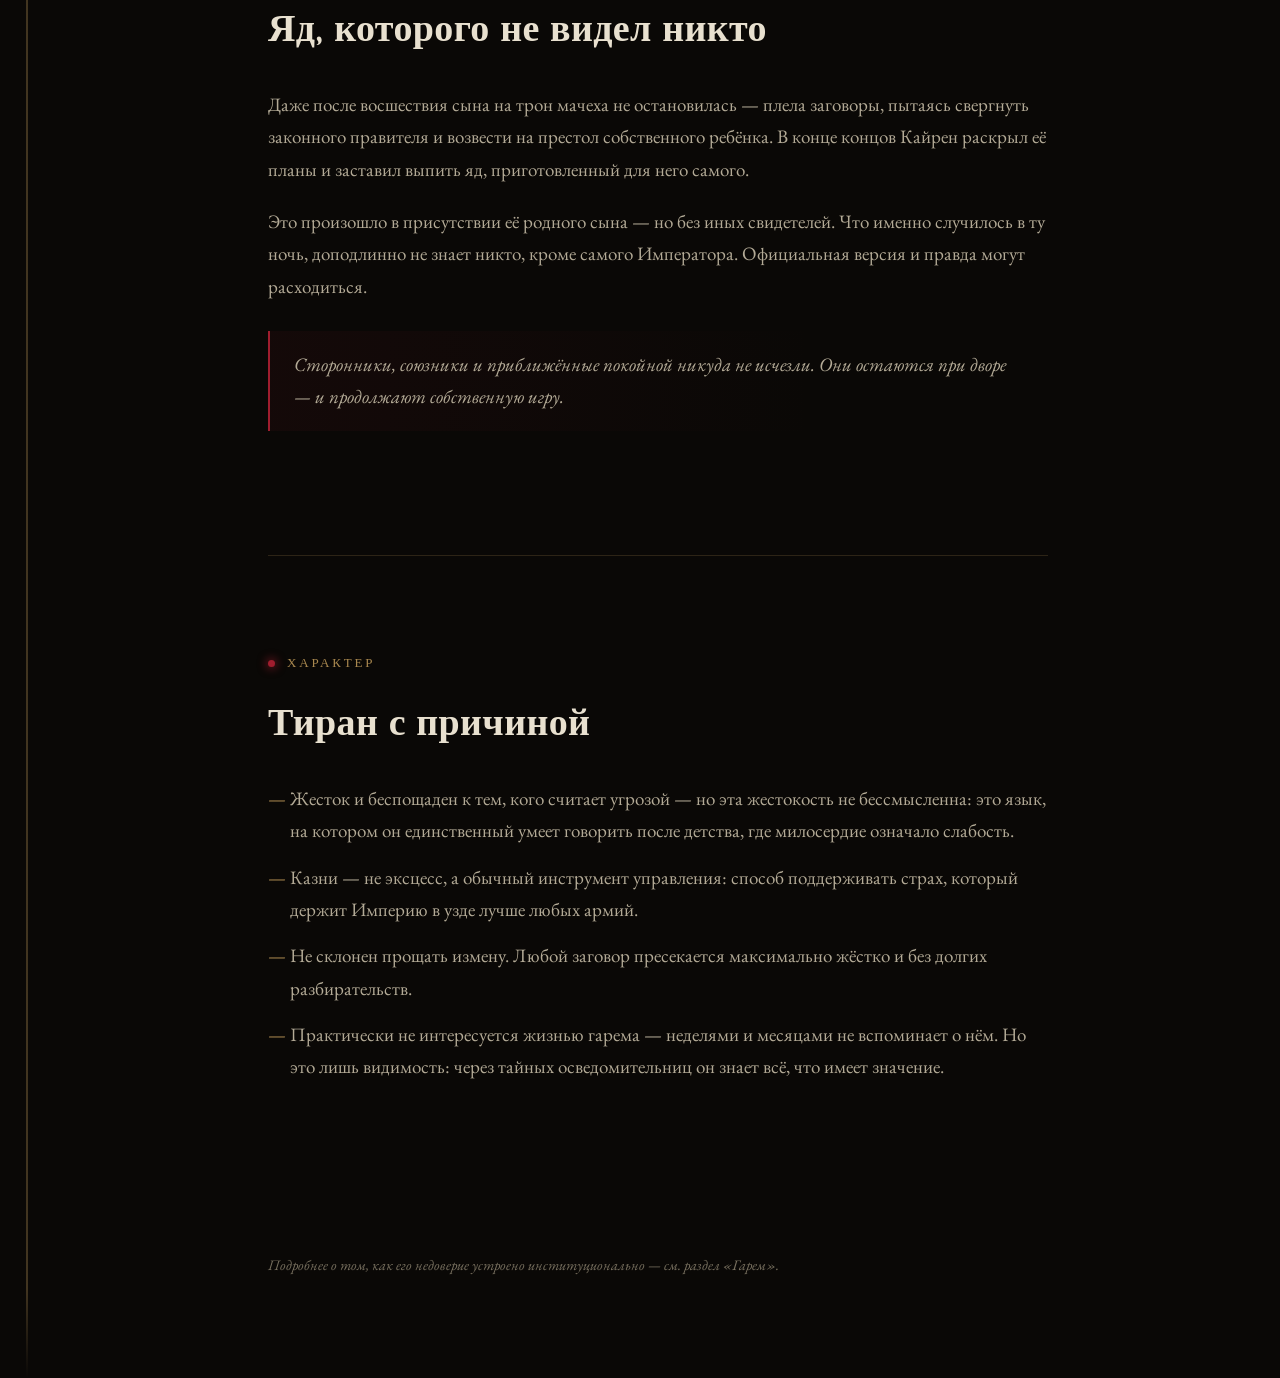
<file: imperator.html>
<!DOCTYPE html>
<html lang="ru">
<head>
<link rel="apple-touch-icon" sizes="180x180" href="/apple-touch-icon.png">
<link rel="icon" type="image/png" sizes="32x32" href="/favicon-32x32.png">
<link rel="icon" type="image/png" sizes="16x16" href="/favicon-16x16.png">
<link rel="manifest" href="/site.webmanifest">
<meta charset="UTF-8">
<meta name="viewport" content="width=device-width, initial-scale=1.0">
<title>Император — Империя Восходящей Крови</title>
<link rel="stylesheet" href="style.css">
</head>
<body>
<div class="site-wrap">
<div class="vein-wrap" aria-hidden="true"><div class="vein-line"></div><div class="vein-pulse"></div></div>

<div class="topnav">
  <a class="brand" href="index.html">ИВК · СВОД</a>
  <a class="link" href="siuzhet.html">Сюжет</a>
  <a class="link active" href="imperator.html">Император</a>
  <a class="link" href="garem.html">Гарем</a>
  <a class="link" href="dvorets.html">Дворец</a>
  <a class="link" href="mir.html">Карта мира</a>
  <a class="link" href="imperiya.html">Устройство Империи</a>
  <a class="link" href="aristokratiya.html">Аристократия</a>
  <a class="link" href="zakony.html">Законы</a>
  <a class="link" href="kalendar.html">Календарь и вера</a>
  <a class="link" href="personazhi.html">Персонажи</a>
</div>

<div class="page">

  <section class="pagehero">
    <div class="kicker">Раздел II</div>
    <h1>Император Кайрен Ашвар</h1>
    <p class="sub">Тиран — не по нраву, а по необходимости, выкованной чужими руками.</p>
  </section>

  <section class="reveal">
    <div class="eyebrow">Происхождение</div>
    <h2>Единственный законный наследник</h2>
    <p>Кайрен — единственный сын первой законной жены покойного Императора. Мать умерла родами, и с первых дней жизни воспитанием наследника занялась мачеха — вторая жена отца, женщина безграничного честолюбия и терпения.</p>
    <p>Она годами ломала его психику: атмосфера страха, ненависти и недоверия строилась методично, а не вспышками жестокости. Она настраивала против него придворных, аристократию и даже простой народ — надеясь, что Империя сама избавится от неугодного наследника, освободив трон для её собственного сына.</p>
  </section>

  <section class="reveal">
    <div class="eyebrow">Провал заговора</div>
    <h2>Трон без войны</h2>
    <p class="blood-text">План провалился. После смерти отца Кайрен взошёл на престол без борьбы за власть — его происхождение было бесспорным, и оспорить законность никто не смог.</p>
    <p style="margin-top:24px;">Но годы издевательств, предательства и попыток его уничтожить сделали своё дело. На трон взошёл не сломленный, а закалённый в худшем смысле человек — холодный, подозрительный, неспособный доверять абсолютно никому. В каждом лице при дворе он видит потенциального предателя — и, как правило, не ошибается.</p>
  </section>

  <section class="reveal">
    <div class="eyebrow">Развязка</div>
    <h2>Яд, которого не видел никто</h2>
    <p>Даже после восшествия сына на трон мачеха не остановилась — плела заговоры, пытаясь свергнуть законного правителя и возвести на престол собственного ребёнка. В конце концов Кайрен раскрыл её планы и заставил выпить яд, приготовленный для него самого.</p>
    <p>Это произошло в присутствии её родного сына — но без иных свидетелей. Что именно случилось в ту ночь, доподлинно не знает никто, кроме самого Императора. Официальная версия и правда могут расходиться.</p>
    <div class="callout">Сторонники, союзники и приближённые покойной никуда не исчезли. Они остаются при дворе — и продолжают собственную игру.</div>
  </section>

  <section class="reveal">
    <div class="eyebrow">Характер</div>
    <h2>Тиран с причиной</h2>
    <ul class="plain">
      <li>Жесток и беспощаден к тем, кого считает угрозой — но эта жестокость не бессмысленна: это язык, на котором он единственный умеет говорить после детства, где милосердие означало слабость.</li>
      <li>Казни — не эксцесс, а обычный инструмент управления: способ поддерживать страх, который держит Империю в узде лучше любых армий.</li>
      <li>Не склонен прощать измену. Любой заговор пресекается максимально жёстко и без долгих разбирательств.</li>
      <li>Практически не интересуется жизнью гарема — неделями и месяцами не вспоминает о нём. Но это лишь видимость: через тайных осведомительниц он знает всё, что имеет значение.</li>
    </ul>
  </section>

  <footer>Подробнее о том, как его недоверие устроено институционально — см. раздел «Гарем».</footer>
</div>

</div>
<script src="script.js"></script>
</body>
</html>
</file>
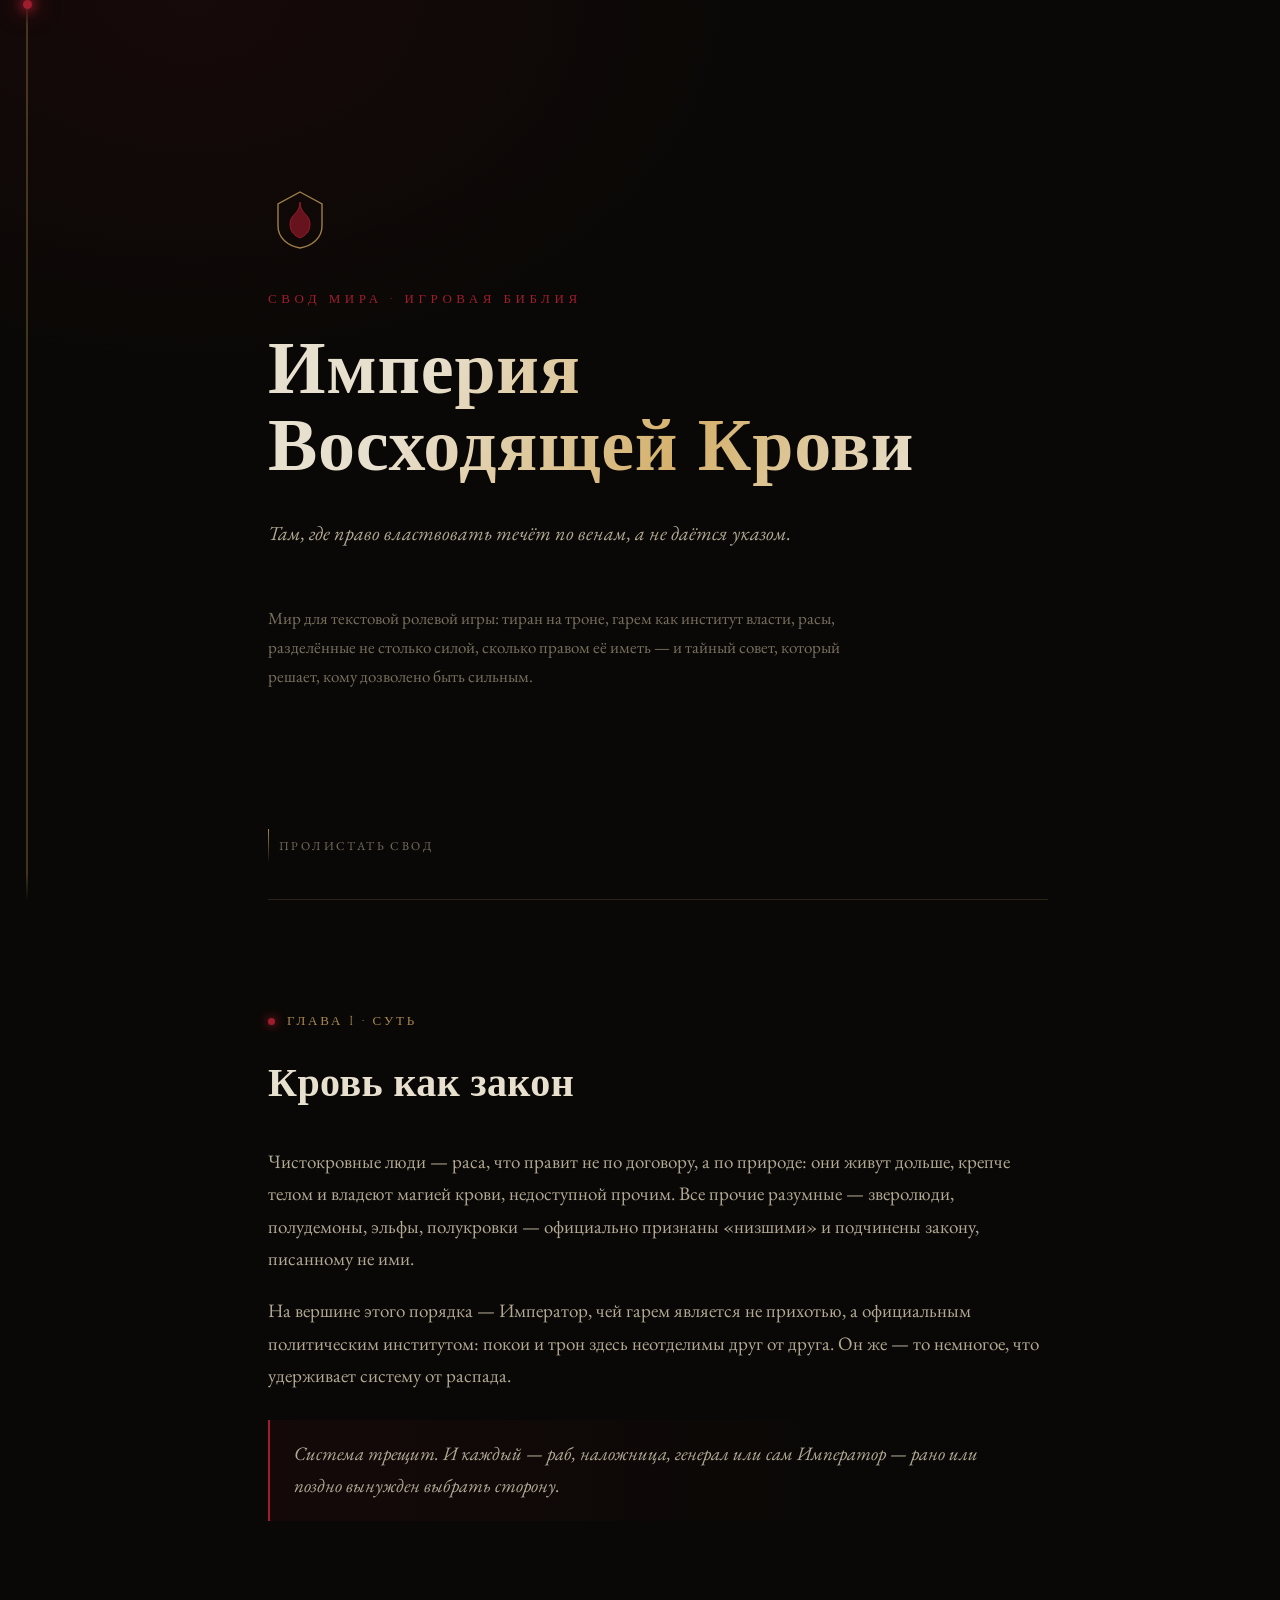
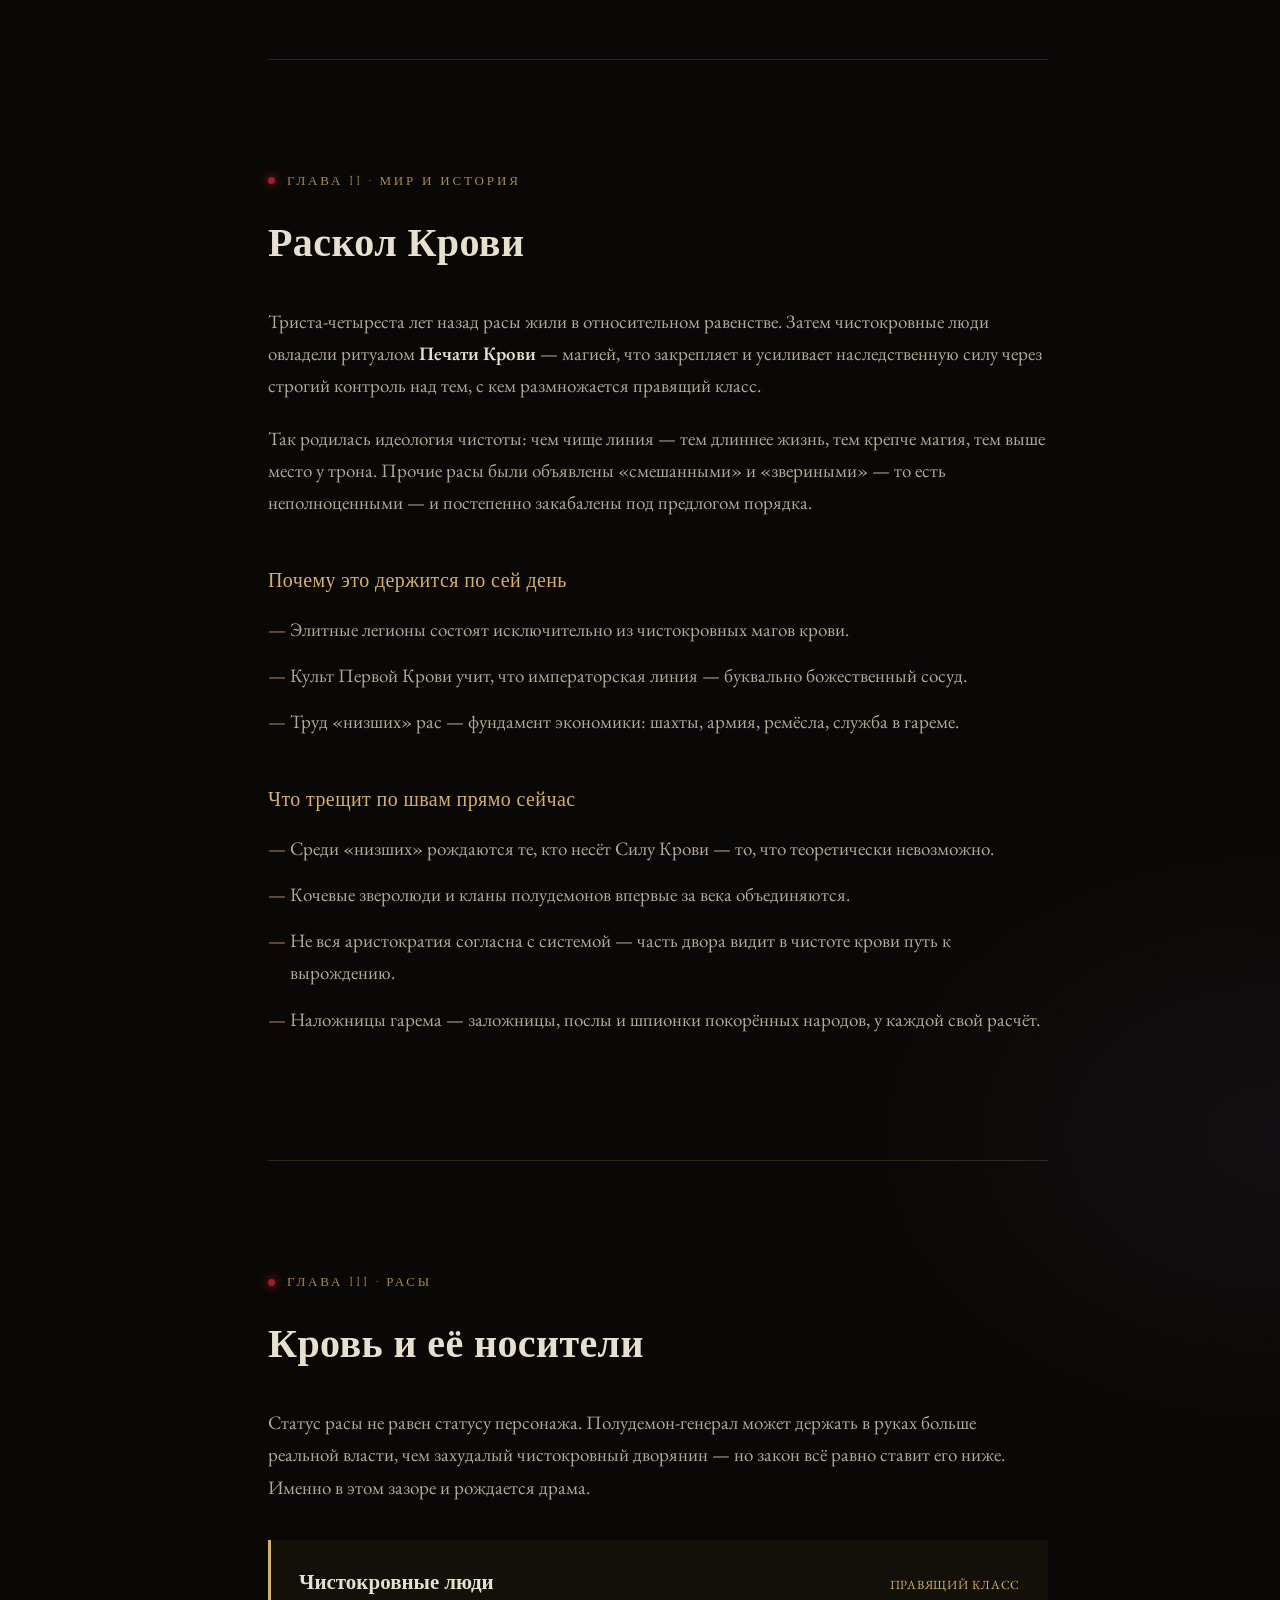
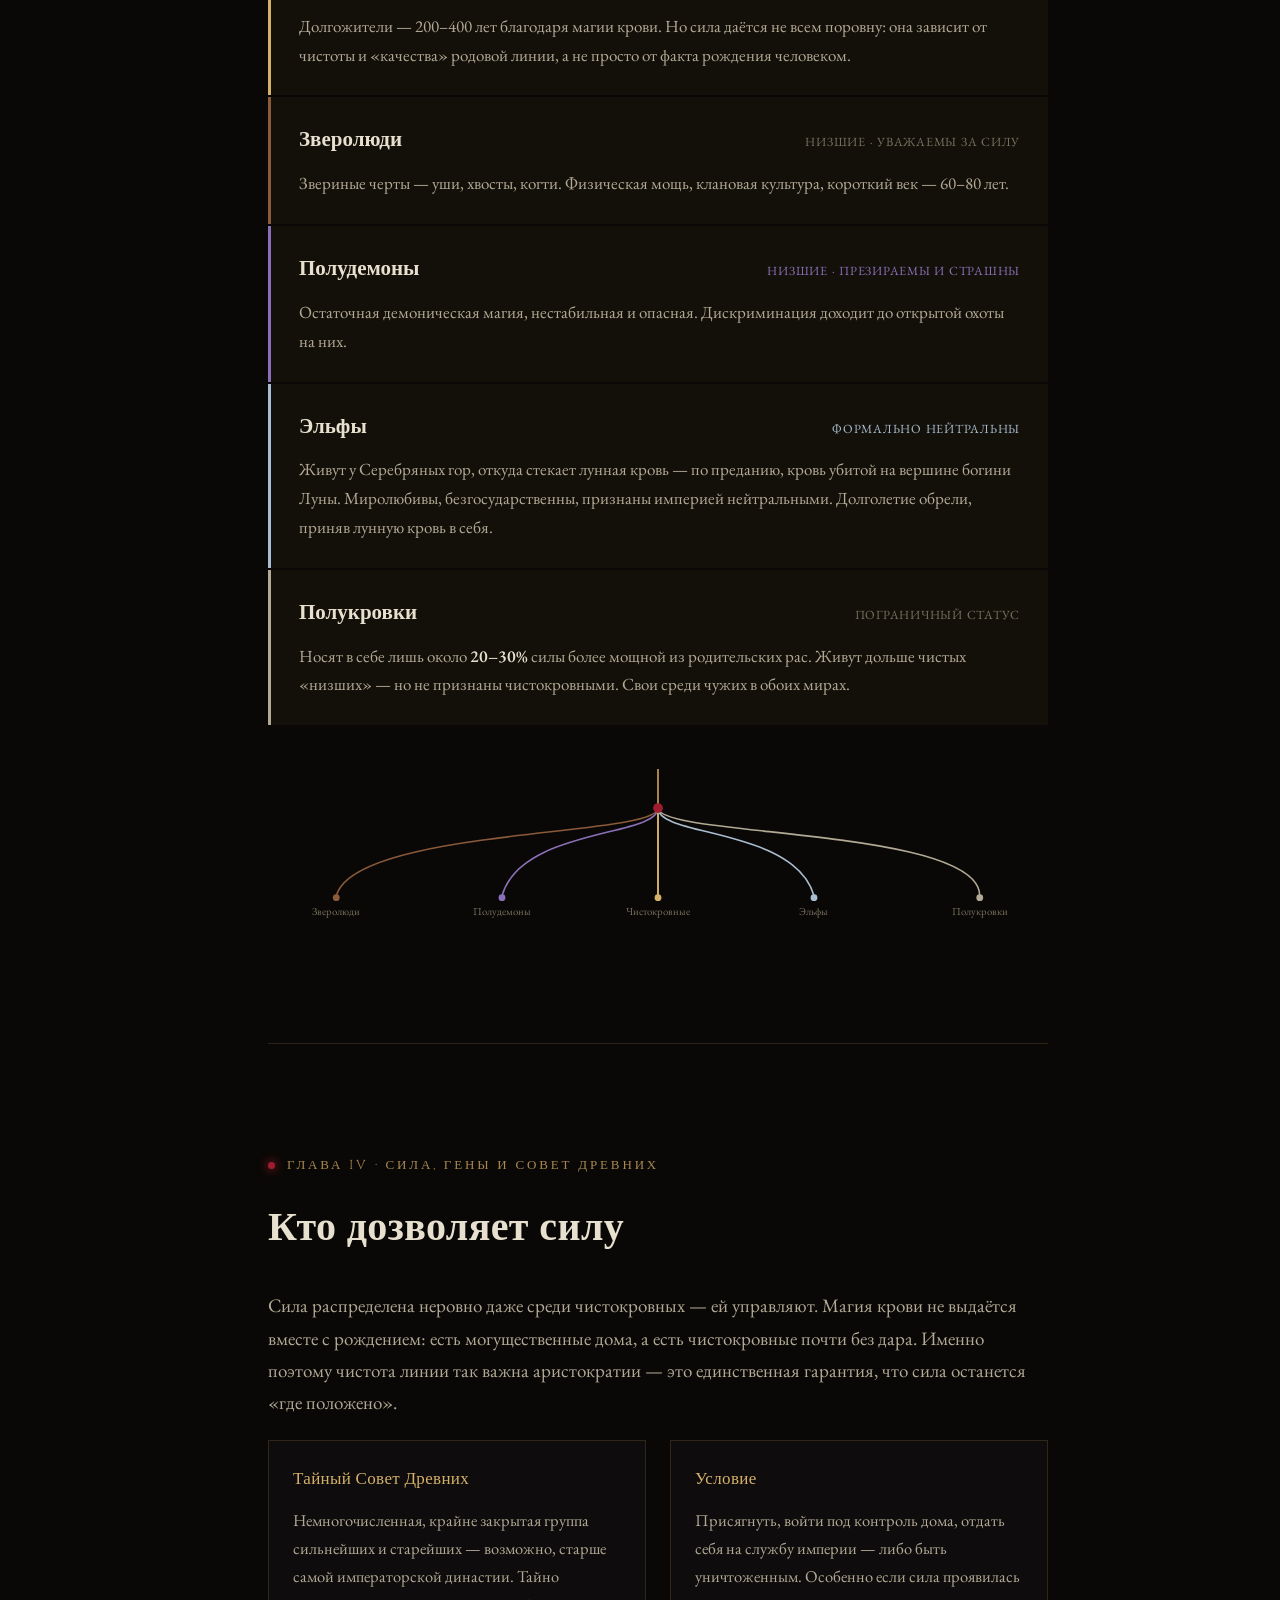
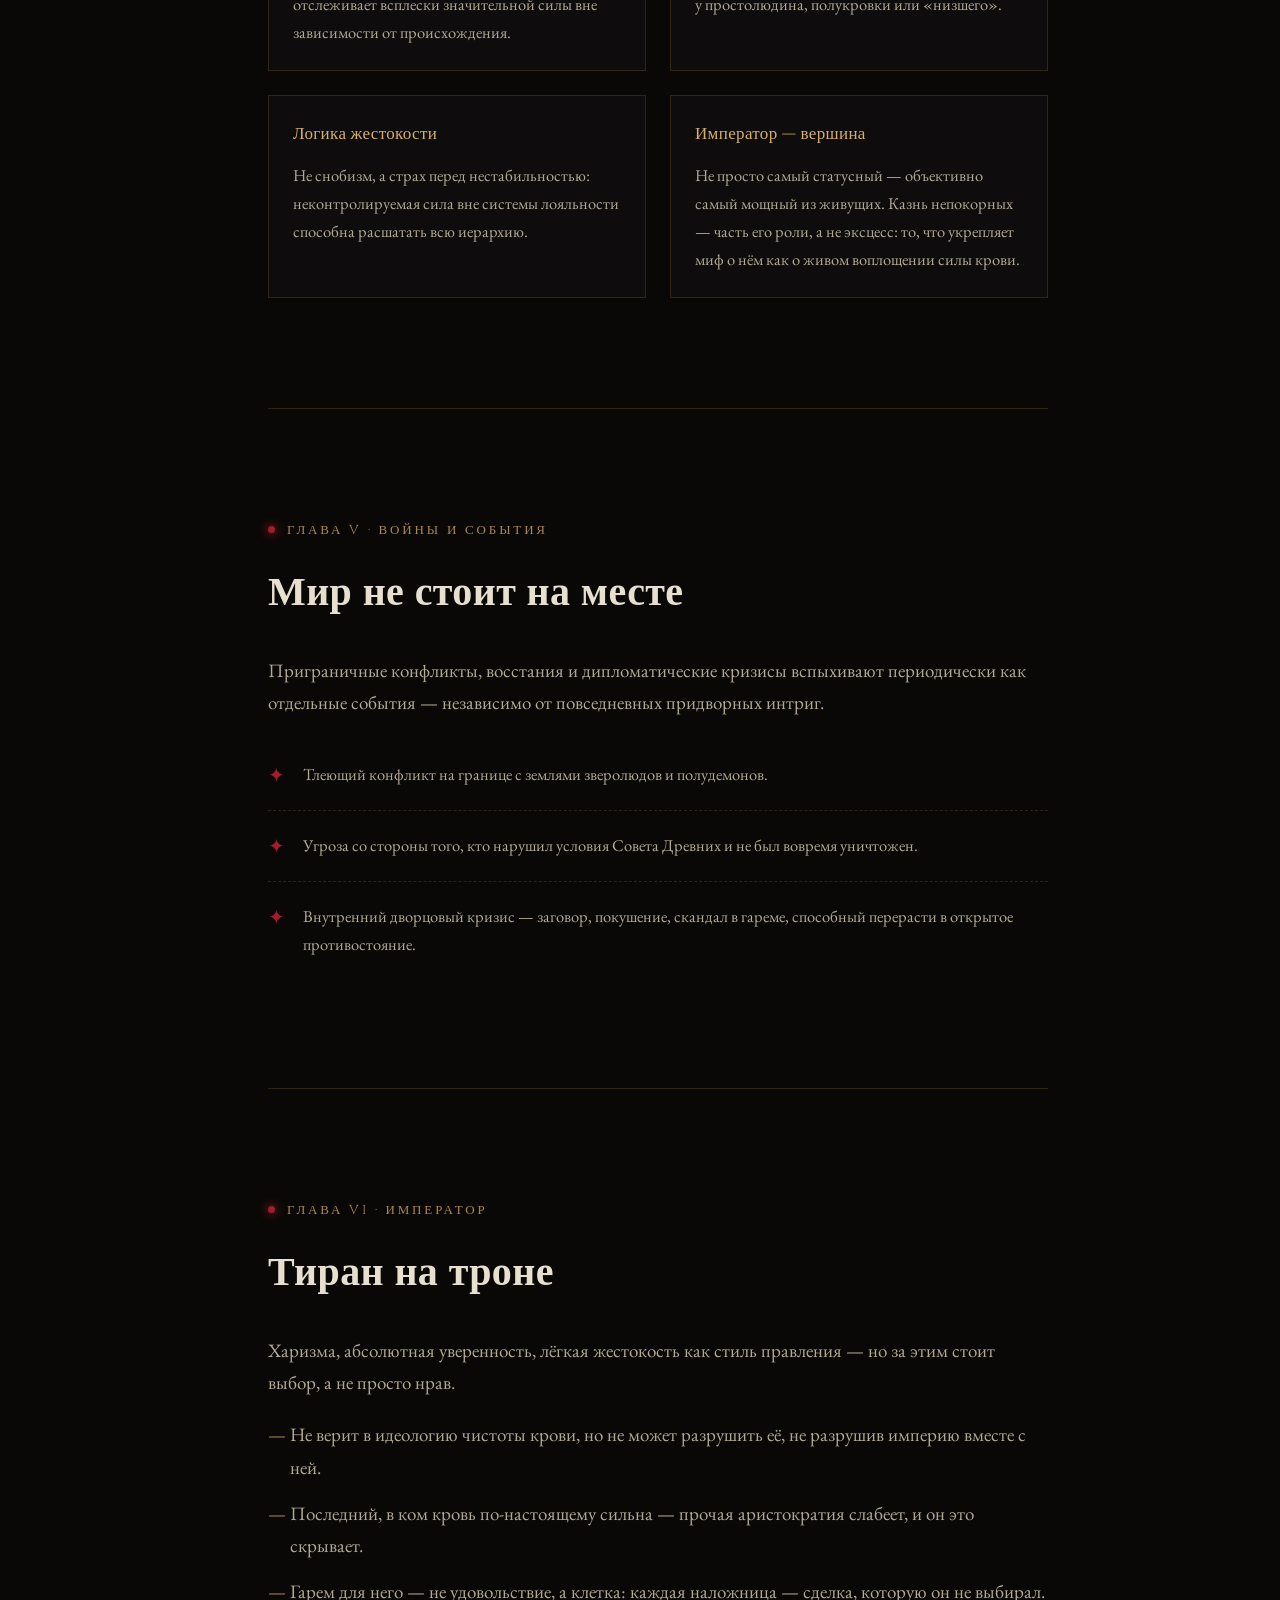
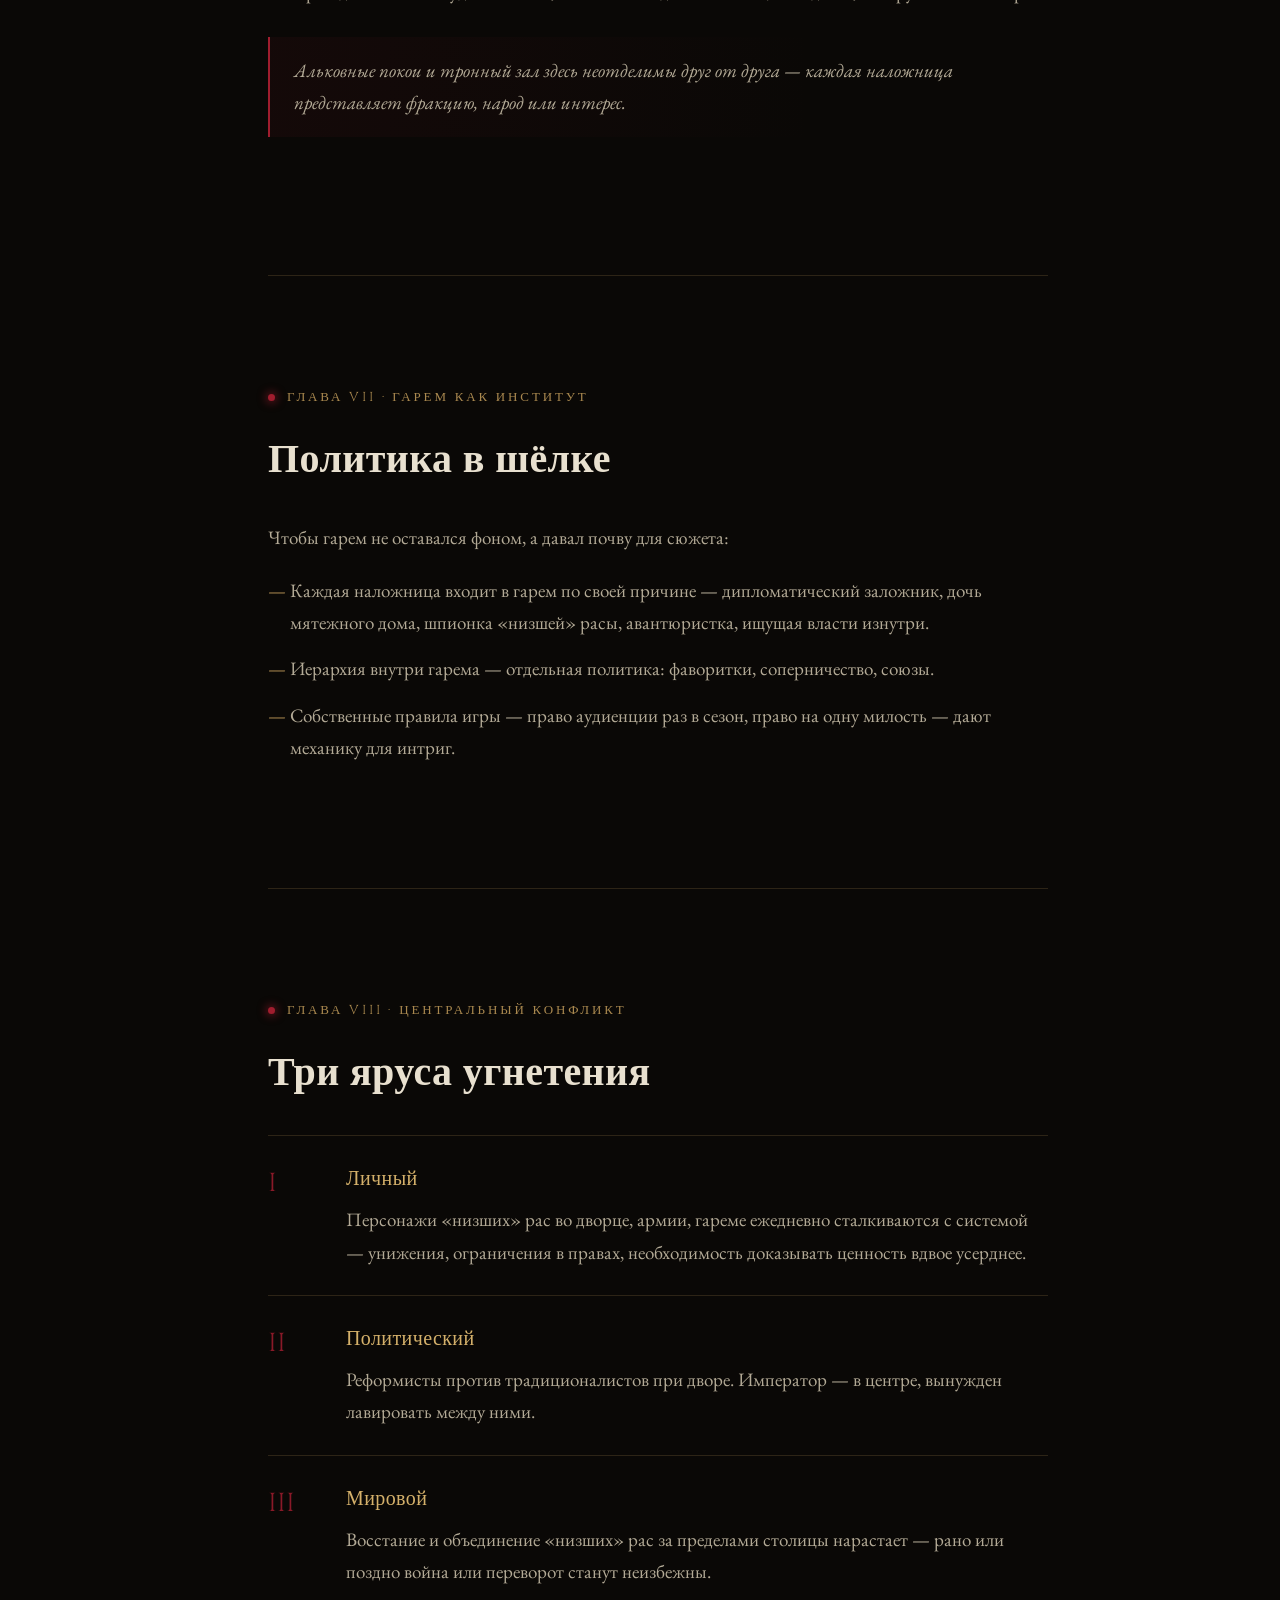
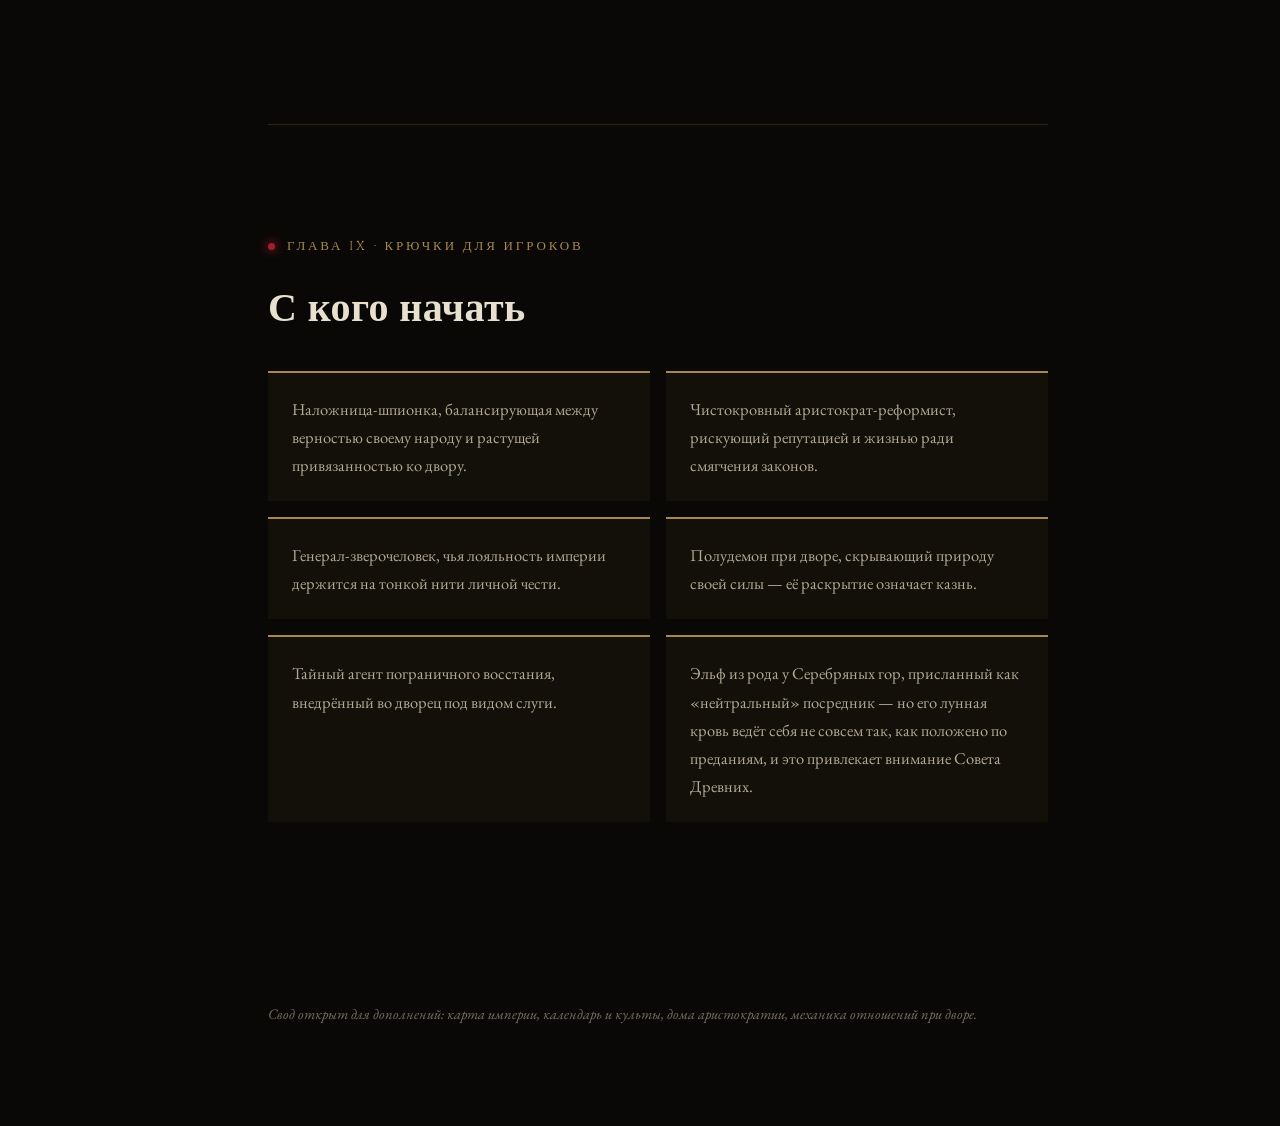
<file: imperiya-mira.html>
<!DOCTYPE html>
<html lang="ru">
<head>
<meta charset="UTF-8">
<meta name="viewport" content="width=device-width, initial-scale=1.0">
<title>Империя Восходящей Крови — Свод Мира</title>
<style>
@import url('https://fonts.googleapis.com/css2?family=Cinzel:wght@400;500;600;800&family=EB+Garamond:ital,wght@0,400;0,500;0,600;1,400&display=swap');

:root{
  --bg:            #0a0806;
  --bg-panel:      #131009;
  --bg-panel-2:    #1a1510;
  --blood:         #6e1420;
  --blood-bright:  #a01d2e;
  --gold:          #a9884f;
  --gold-bright:   #d4b06a;
  --bone:          #e8e0cf;
  --bone-dim:      #b3aa96;
  --muted:         #78705f;
  --violet:        #5c4a78;
  --violet-bright: #8a70b8;
  --moon:          #a8bdd0;
  --line:          rgba(169,136,79,0.22);
  --serif-display: 'Cinzel', serif;
  --serif-body:    'EB Garamond', serif;
}

*{box-sizing:border-box;}
html{scroll-behavior:smooth;}
body{
  margin:0;
  background:
    radial-gradient(ellipse 900px 600px at 15% 0%, rgba(110,20,32,0.13), transparent 60%),
    radial-gradient(ellipse 700px 500px at 100% 30%, rgba(92,74,120,0.10), transparent 60%),
    var(--bg);
  color:var(--bone);
  font-family:var(--serif-body);
  font-size:19px;
  line-height:1.7;
  overflow-x:hidden;
}

::selection{background:var(--blood-bright);color:var(--bone);}

@media (prefers-reduced-motion: reduce){
  *{animation-duration:0.001s !important; animation-iteration-count:1 !important; transition-duration:0.001s !important; scroll-behavior:auto !important;}
}

/* ---------- signature vein ---------- */
.vein-wrap{
  position:absolute;
  left:26px;
  top:0;
  bottom:0;
  width:2px;
  z-index:1;
  pointer-events:none;
}
.vein-line{
  position:absolute;
  left:0; top:0;
  width:2px; height:100%;
  background:linear-gradient(to bottom,
    transparent 0%,
    rgba(169,136,79,0.35) 3%,
    rgba(169,136,79,0.35) 97%,
    transparent 100%);
}
.vein-pulse{
  position:absolute;
  left:50%;
  width:9px; height:9px;
  margin-left:-4.5px;
  border-radius:50%;
  background:var(--blood-bright);
  box-shadow:0 0 10px 3px rgba(160,29,46,0.65), 0 0 22px 8px rgba(160,29,46,0.25);
  animation:flow 9s linear infinite;
}
@keyframes flow{
  0%{top:0%; opacity:0;}
  4%{opacity:1;}
  96%{opacity:1;}
  100%{top:100%; opacity:0;}
}
@media (max-width:780px){
  .vein-wrap{left:12px;}
}

/* ---------- layout shells ---------- */
.page{position:relative; max-width:880px; margin:0 auto; padding:0 32px 0 68px;}
@media (max-width:780px){
  .page{padding:0 20px 0 42px;}
}
section{padding:110px 0; border-bottom:1px solid var(--line);}
section:last-of-type{border-bottom:none;}

.eyebrow{
  font-family:var(--serif-display);
  font-size:13px;
  letter-spacing:0.22em;
  color:var(--gold);
  text-transform:uppercase;
  display:flex;
  align-items:center;
  gap:12px;
  margin-bottom:18px;
}
.eyebrow::before{
  content:"";
  width:7px; height:7px;
  border-radius:50%;
  background:var(--blood-bright);
  box-shadow:0 0 8px 2px rgba(160,29,46,0.55);
  flex-shrink:0;
}

h1,h2,h3{font-family:var(--serif-display); font-weight:600; color:var(--bone); margin:0;}
h2{font-size:clamp(28px,4vw,40px); letter-spacing:0.01em; margin-bottom:28px;}
h3{font-size:20px; color:var(--gold-bright); font-weight:500; letter-spacing:0.02em;}
p{margin:0 0 20px 0; color:var(--bone-dim);}
p:last-child{margin-bottom:0;}
strong{color:var(--bone); font-weight:600;}
em.tag{font-style:normal; color:var(--gold-bright);}
a{color:var(--gold-bright);}

.reveal{opacity:0; transform:translateY(22px); transition:opacity 0.9s ease, transform 0.9s ease;}
.reveal.in{opacity:1; transform:translateY(0);}

/* ---------- hero ---------- */
.hero{
  min-height:100svh;
  display:flex;
  flex-direction:column;
  justify-content:center;
  padding:80px 0;
  border-bottom:1px solid var(--line);
  position:relative;
}
.hero-crest{
  width:64px; height:64px;
  margin-bottom:36px;
  opacity:0.92;
}
.hero-eyebrow{
  font-family:var(--serif-display);
  font-size:13px;
  letter-spacing:0.35em;
  text-transform:uppercase;
  color:var(--blood-bright);
  margin-bottom:22px;
}
.hero h1{
  font-size:clamp(38px,7vw,74px);
  line-height:1.05;
  letter-spacing:0.01em;
  background:linear-gradient(115deg, var(--bone) 20%, var(--gold-bright) 55%, var(--bone) 85%);
  -webkit-background-clip:text;
  background-clip:text;
  color:transparent;
}
.hero .sub{
  margin-top:28px;
  max-width:560px;
  font-size:20px;
  font-style:italic;
  color:var(--bone-dim);
}
.hero .lede{
  margin-top:34px;
  max-width:600px;
  font-size:17px;
  color:var(--muted);
}
.scroll-cue{
  position:absolute;
  bottom:36px; left:0;
  font-size:12px;
  letter-spacing:0.2em;
  text-transform:uppercase;
  color:var(--muted);
  display:flex; align-items:center; gap:10px;
}
.scroll-cue .bar{width:1px; height:34px; background:linear-gradient(to bottom, var(--gold), transparent); animation:pulseBar 2.4s ease-in-out infinite;}
@keyframes pulseBar{0%,100%{opacity:0.3;} 50%{opacity:1;}}

/* ---------- lists ---------- */
ul.plain{list-style:none; margin:0; padding:0;}
ul.plain li{
  position:relative;
  padding-left:22px;
  margin-bottom:14px;
  color:var(--bone-dim);
}
ul.plain li::before{
  content:"—";
  position:absolute; left:0; top:0;
  color:var(--gold);
}

.callout{
  border-left:2px solid var(--blood-bright);
  background:linear-gradient(90deg, rgba(110,20,32,0.10), transparent 70%);
  padding:18px 24px;
  margin:28px 0;
  font-style:italic;
  color:var(--bone-dim);
}

/* ---------- race cards ---------- */
.race-grid{display:grid; grid-template-columns:1fr; gap:2px; margin-top:36px;}
.race-card{
  background:var(--bg-panel);
  border-left:3px solid var(--muted);
  padding:26px 28px;
  transition:background 0.3s ease, border-color 0.3s ease;
}
.race-card:hover{background:var(--bg-panel-2);}
.race-card.pure{border-left-color:var(--gold-bright);}
.race-card.beast{border-left-color:#8a5a3a;}
.race-card.demon{border-left-color:var(--violet-bright);}
.race-card.elf{border-left-color:var(--moon);}
.race-card.half{border-left-color:var(--bone-dim);}
.race-head{display:flex; align-items:baseline; justify-content:space-between; gap:16px; flex-wrap:wrap; margin-bottom:10px;}
.race-name{font-family:var(--serif-display); font-size:21px; color:var(--bone); font-weight:600;}
.race-status{font-size:12.5px; letter-spacing:0.06em; text-transform:uppercase; color:var(--muted);}
.race-card.pure .race-status{color:var(--gold-bright);}
.race-card.elf .race-status{color:var(--moon);}
.race-card.demon .race-status{color:var(--violet-bright);}
.race-card p{margin:0; font-size:17px;}

/* ---------- bloodline branch diagram ---------- */
.branch-wrap{margin:44px 0 8px 0;}
.branch-svg{width:100%; height:auto; display:block;}

/* ---------- power/council ---------- */
.council-grid{display:grid; grid-template-columns:1fr; gap:24px; margin-top:8px;}
@media(min-width:680px){.council-grid{grid-template-columns:1fr 1fr;}}
.council-card{
  border:1px solid var(--line);
  padding:24px;
  background:rgba(92,74,120,0.05);
}
.council-card h3{margin-bottom:12px; font-size:17px;}
.council-card p{font-size:16.5px; margin-bottom:0;}

/* ---------- conflict tiers ---------- */
.tier{
  display:grid;
  grid-template-columns:56px 1fr;
  gap:22px;
  padding:26px 0;
  border-top:1px solid var(--line);
}
.tier:first-of-type{border-top:none;}
.tier-mark{
  font-family:var(--serif-display);
  font-size:26px;
  color:var(--blood-bright);
  opacity:0.85;
}
.tier h3{margin-bottom:8px;}
.tier p{margin-bottom:0;}

/* ---------- hooks ---------- */
.hook-grid{display:grid; grid-template-columns:1fr; gap:16px; margin-top:8px;}
@media(min-width:680px){.hook-grid{grid-template-columns:1fr 1fr;}}
.hook-card{
  padding:22px 24px;
  background:var(--bg-panel);
  border-top:2px solid var(--gold);
  font-size:16.5px;
  color:var(--bone-dim);
}

/* ---------- events strip ---------- */
.event-list{margin-top:8px;}
.event-item{
  display:flex; gap:18px;
  padding:20px 0;
  border-top:1px dashed var(--line);
}
.event-item:first-child{border-top:none;}
.event-item .mark{color:var(--blood-bright); font-size:20px; line-height:1.5;}
.event-item p{margin:0; font-size:16.5px;}

/* ---------- footer ---------- */
footer{
  padding:70px 0 100px 0;
  color:var(--muted);
  font-size:14.5px;
  font-style:italic;
}
</style>
</head>
<body>

<div class="vein-wrap" aria-hidden="true">
  <div class="vein-line"></div>
  <div class="vein-pulse"></div>
</div>

<div class="page">

  <!-- HERO -->
  <section class="hero">
    <svg class="hero-crest" viewBox="0 0 64 64" fill="none" xmlns="http://www.w3.org/2000/svg">
      <path d="M32 4 L54 16 V38 C54 50 44 58 32 60 C20 58 10 50 10 38 V16 Z" stroke="#a9884f" stroke-width="1.4"/>
      <path d="M32 14 C32 26 22 26 22 36 C22 44 27 48 32 50 C37 48 42 44 42 36 C42 26 32 26 32 14Z" fill="#6e1420" stroke="#a01d2e" stroke-width="1"/>
    </svg>
    <div class="hero-eyebrow">Свод Мира · Игровая библия</div>
    <h1>Империя<br>Восходящей Крови</h1>
    <p class="sub">Там, где право властвовать течёт по венам, а не даётся указом.</p>
    <p class="lede">Мир для текстовой ролевой игры: тиран на троне, гарем как институт власти, расы, разделённые не столько силой, сколько правом её иметь — и тайный совет, который решает, кому дозволено быть сильным.</p>
    <div class="scroll-cue"><div class="bar"></div>Пролистать свод</div>
  </section>

  <!-- I. CONCEPT -->
  <section class="reveal">
    <div class="eyebrow">Глава I · Суть</div>
    <h2>Кровь как закон</h2>
    <p>Чистокровные люди — раса, что правит не по договору, а по природе: они живут дольше, крепче телом и владеют магией крови, недоступной прочим. Все прочие разумные — зверолюди, полудемоны, эльфы, полукровки — официально признаны «низшими» и подчинены закону, писанному не ими.</p>
    <p>На вершине этого порядка — Император, чей гарем является не прихотью, а официальным политическим институтом: покои и трон здесь неотделимы друг от друга. Он же — то немногое, что удерживает систему от распада.</p>
    <div class="callout">Система трещит. И каждый — раб, наложница, генерал или сам Император — рано или поздно вынужден выбрать сторону.</div>
  </section>

  <!-- II. HISTORY -->
  <section class="reveal">
    <div class="eyebrow">Глава II · Мир и история</div>
    <h2>Раскол Крови</h2>
    <p>Триста-четыреста лет назад расы жили в относительном равенстве. Затем чистокровные люди овладели ритуалом <strong>Печати Крови</strong> — магией, что закрепляет и усиливает наследственную силу через строгий контроль над тем, с кем размножается правящий класс.</p>
    <p>Так родилась идеология чистоты: чем чище линия — тем длиннее жизнь, тем крепче магия, тем выше место у трона. Прочие расы были объявлены «смешанными» и «звериными» — то есть неполноценными — и постепенно закабалены под предлогом порядка.</p>

    <h3 style="margin-top:44px; margin-bottom:16px;">Почему это держится по сей день</h3>
    <ul class="plain">
      <li>Элитные легионы состоят исключительно из чистокровных магов крови.</li>
      <li>Культ Первой Крови учит, что императорская линия — буквально божественный сосуд.</li>
      <li>Труд «низших» рас — фундамент экономики: шахты, армия, ремёсла, служба в гареме.</li>
    </ul>

    <h3 style="margin-top:44px; margin-bottom:16px;">Что трещит по швам прямо сейчас</h3>
    <ul class="plain">
      <li>Среди «низших» рождаются те, кто несёт Силу Крови — то, что теоретически невозможно.</li>
      <li>Кочевые зверолюди и кланы полудемонов впервые за века объединяются.</li>
      <li>Не вся аристократия согласна с системой — часть двора видит в чистоте крови путь к вырождению.</li>
      <li>Наложницы гарема — заложницы, послы и шпионки покорённых народов, у каждой свой расчёт.</li>
    </ul>
  </section>

  <!-- III. RACES -->
  <section class="reveal">
    <div class="eyebrow">Глава III · Расы</div>
    <h2>Кровь и её носители</h2>
    <p>Статус расы не равен статусу персонажа. Полудемон-генерал может держать в руках больше реальной власти, чем захудалый чистокровный дворянин — но закон всё равно ставит его ниже. Именно в этом зазоре и рождается драма.</p>

    <div class="race-grid">
      <div class="race-card pure">
        <div class="race-head"><span class="race-name">Чистокровные люди</span><span class="race-status">Правящий класс</span></div>
        <p>Долгожители — 200–400 лет благодаря магии крови. Но сила даётся не всем поровну: она зависит от чистоты и «качества» родовой линии, а не просто от факта рождения человеком.</p>
      </div>
      <div class="race-card beast">
        <div class="race-head"><span class="race-name">Зверолюди</span><span class="race-status">Низшие · уважаемы за силу</span></div>
        <p>Звериные черты — уши, хвосты, когти. Физическая мощь, клановая культура, короткий век — 60–80 лет.</p>
      </div>
      <div class="race-card demon">
        <div class="race-head"><span class="race-name">Полудемоны</span><span class="race-status">Низшие · презираемы и страшны</span></div>
        <p>Остаточная демоническая магия, нестабильная и опасная. Дискриминация доходит до открытой охоты на них.</p>
      </div>
      <div class="race-card elf">
        <div class="race-head"><span class="race-name">Эльфы</span><span class="race-status">Формально нейтральны</span></div>
        <p>Живут у Серебряных гор, откуда стекает лунная кровь — по преданию, кровь убитой на вершине богини Луны. Миролюбивы, безгосударственны, признаны империей нейтральными. Долголетие обрели, приняв лунную кровь в себя.</p>
      </div>
      <div class="race-card half">
        <div class="race-head"><span class="race-name">Полукровки</span><span class="race-status">Пограничный статус</span></div>
        <p>Носят в себе лишь около <strong>20–30%</strong> силы более мощной из родительских рас. Живут дольше чистых «низших» — но не признаны чистокровными. Свои среди чужих в обоих мирах.</p>
      </div>
    </div>

    <div class="branch-wrap">
      <svg class="branch-svg" viewBox="0 0 800 160" xmlns="http://www.w3.org/2000/svg">
        <path d="M400 0 V40" stroke="#a9884f" stroke-width="2"/>
        <path d="M400 40 C400 70, 90 60, 70 130" stroke="#8a5a3a" stroke-width="1.6" fill="none"/>
        <path d="M400 40 C400 70, 260 60, 240 130" stroke="#8a70b8" stroke-width="1.6" fill="none"/>
        <path d="M400 40 L400 130" stroke="#d4b06a" stroke-width="2" fill="none"/>
        <path d="M400 40 C400 70, 540 60, 560 130" stroke="#a8bdd0" stroke-width="1.6" fill="none"/>
        <path d="M400 40 C400 70, 730 60, 730 130" stroke="#b3aa96" stroke-width="1.6" fill="none"/>
        <circle cx="400" cy="40" r="5" fill="#a01d2e"/>
        <circle cx="70" cy="132" r="3.5" fill="#8a5a3a"/>
        <circle cx="240" cy="132" r="3.5" fill="#8a70b8"/>
        <circle cx="400" cy="132" r="3.5" fill="#d4b06a"/>
        <circle cx="560" cy="132" r="3.5" fill="#a8bdd0"/>
        <circle cx="730" cy="132" r="3.5" fill="#b3aa96"/>
        <text x="70" y="150" fill="#78705f" font-size="11" text-anchor="middle" font-family="EB Garamond, serif">Зверолюди</text>
        <text x="240" y="150" fill="#78705f" font-size="11" text-anchor="middle" font-family="EB Garamond, serif">Полудемоны</text>
        <text x="400" y="150" fill="#78705f" font-size="11" text-anchor="middle" font-family="EB Garamond, serif">Чистокровные</text>
        <text x="560" y="150" fill="#78705f" font-size="11" text-anchor="middle" font-family="EB Garamond, serif">Эльфы</text>
        <text x="730" y="150" fill="#78705f" font-size="11" text-anchor="middle" font-family="EB Garamond, serif">Полукровки</text>
      </svg>
    </div>
  </section>

  <!-- IV. POWER & COUNCIL -->
  <section class="reveal">
    <div class="eyebrow">Глава IV · Сила, гены и Совет Древних</div>
    <h2>Кто дозволяет силу</h2>
    <p>Сила распределена неровно даже среди чистокровных — ей управляют. Магия крови не выдаётся вместе с рождением: есть могущественные дома, а есть чистокровные почти без дара. Именно поэтому чистота линии так важна аристократии — это единственная гарантия, что сила останется «где положено».</p>

    <div class="council-grid">
      <div class="council-card">
        <h3>Тайный Совет Древних</h3>
        <p>Немногочисленная, крайне закрытая группа сильнейших и старейших — возможно, старше самой императорской династии. Тайно отслеживает всплески значительной силы вне зависимости от происхождения.</p>
      </div>
      <div class="council-card">
        <h3>Условие</h3>
        <p>Присягнуть, войти под контроль дома, отдать себя на службу империи — либо быть уничтоженным. Особенно если сила проявилась у простолюдина, полукровки или «низшего».</p>
      </div>
      <div class="council-card">
        <h3>Логика жестокости</h3>
        <p>Не снобизм, а страх перед нестабильностью: неконтролируемая сила вне системы лояльности способна расшатать всю иерархию.</p>
      </div>
      <div class="council-card">
        <h3>Император — вершина</h3>
        <p>Не просто самый статусный — объективно самый мощный из живущих. Казнь непокорных — часть его роли, а не эксцесс: то, что укрепляет миф о нём как о живом воплощении силы крови.</p>
      </div>
    </div>
  </section>

  <!-- V. WARS & EVENTS -->
  <section class="reveal">
    <div class="eyebrow">Глава V · Войны и события</div>
    <h2>Мир не стоит на месте</h2>
    <p>Приграничные конфликты, восстания и дипломатические кризисы вспыхивают периодически как отдельные события — независимо от повседневных придворных интриг.</p>
    <div class="event-list">
      <div class="event-item"><span class="mark">✦</span><p>Тлеющий конфликт на границе с землями зверолюдов и полудемонов.</p></div>
      <div class="event-item"><span class="mark">✦</span><p>Угроза со стороны того, кто нарушил условия Совета Древних и не был вовремя уничтожен.</p></div>
      <div class="event-item"><span class="mark">✦</span><p>Внутренний дворцовый кризис — заговор, покушение, скандал в гареме, способный перерасти в открытое противостояние.</p></div>
    </div>
  </section>

  <!-- VI. EMPEROR -->
  <section class="reveal">
    <div class="eyebrow">Глава VI · Император</div>
    <h2>Тиран на троне</h2>
    <p>Харизма, абсолютная уверенность, лёгкая жестокость как стиль правления — но за этим стоит выбор, а не просто нрав.</p>
    <ul class="plain">
      <li>Не верит в идеологию чистоты крови, но не может разрушить её, не разрушив империю вместе с ней.</li>
      <li>Последний, в ком кровь по-настоящему сильна — прочая аристократия слабеет, и он это скрывает.</li>
      <li>Гарем для него — не удовольствие, а клетка: каждая наложница — сделка, которую он не выбирал.</li>
    </ul>
    <div class="callout">Альковные покои и тронный зал здесь неотделимы друг от друга — каждая наложница представляет фракцию, народ или интерес.</div>
  </section>

  <!-- VII. HAREM -->
  <section class="reveal">
    <div class="eyebrow">Глава VII · Гарем как институт</div>
    <h2>Политика в шёлке</h2>
    <p>Чтобы гарем не оставался фоном, а давал почву для сюжета:</p>
    <ul class="plain">
      <li>Каждая наложница входит в гарем по своей причине — дипломатический заложник, дочь мятежного дома, шпионка «низшей» расы, авантюристка, ищущая власти изнутри.</li>
      <li>Иерархия внутри гарема — отдельная политика: фаворитки, соперничество, союзы.</li>
      <li>Собственные правила игры — право аудиенции раз в сезон, право на одну милость — дают механику для интриг.</li>
    </ul>
  </section>

  <!-- VIII. CENTRAL CONFLICT -->
  <section class="reveal">
    <div class="eyebrow">Глава VIII · Центральный конфликт</div>
    <h2>Три яруса угнетения</h2>
    <div class="tier">
      <div class="tier-mark">I</div>
      <div><h3>Личный</h3><p>Персонажи «низших» рас во дворце, армии, гареме ежедневно сталкиваются с системой — унижения, ограничения в правах, необходимость доказывать ценность вдвое усерднее.</p></div>
    </div>
    <div class="tier">
      <div class="tier-mark">II</div>
      <div><h3>Политический</h3><p>Реформисты против традиционалистов при дворе. Император — в центре, вынужден лавировать между ними.</p></div>
    </div>
    <div class="tier">
      <div class="tier-mark">III</div>
      <div><h3>Мировой</h3><p>Восстание и объединение «низших» рас за пределами столицы нарастает — рано или поздно война или переворот станут неизбежны.</p></div>
    </div>
  </section>

  <!-- IX. PLAYER HOOKS -->
  <section class="reveal">
    <div class="eyebrow">Глава IX · Крючки для игроков</div>
    <h2>С кого начать</h2>
    <div class="hook-grid">
      <div class="hook-card">Наложница-шпионка, балансирующая между верностью своему народу и растущей привязанностью ко двору.</div>
      <div class="hook-card">Чистокровный аристократ-реформист, рискующий репутацией и жизнью ради смягчения законов.</div>
      <div class="hook-card">Генерал-зверочеловек, чья лояльность империи держится на тонкой нити личной чести.</div>
      <div class="hook-card">Полудемон при дворе, скрывающий природу своей силы — её раскрытие означает казнь.</div>
      <div class="hook-card">Тайный агент пограничного восстания, внедрённый во дворец под видом слуги.</div>
      <div class="hook-card">Эльф из рода у Серебряных гор, присланный как «нейтральный» посредник — но его лунная кровь ведёт себя не совсем так, как положено по преданиям, и это привлекает внимание Совета Древних.</div>
    </div>
  </section>

  <footer>
    Свод открыт для дополнений: карта империи, календарь и культы, дома аристократии, механика отношений при дворе.
  </footer>

</div>

<script>
  const els = document.querySelectorAll('.reveal');
  if ('IntersectionObserver' in window){
    const io = new IntersectionObserver((entries)=>{
      entries.forEach(e=>{
        if(e.isIntersecting){ e.target.classList.add('in'); io.unobserve(e.target); }
      });
    }, {threshold:0.08, rootMargin:'0px 0px -60px 0px'});
    els.forEach(el=>io.observe(el));
  } else {
    els.forEach(el=>el.classList.add('in'));
  }
</script>

</body>
</html>
</file>
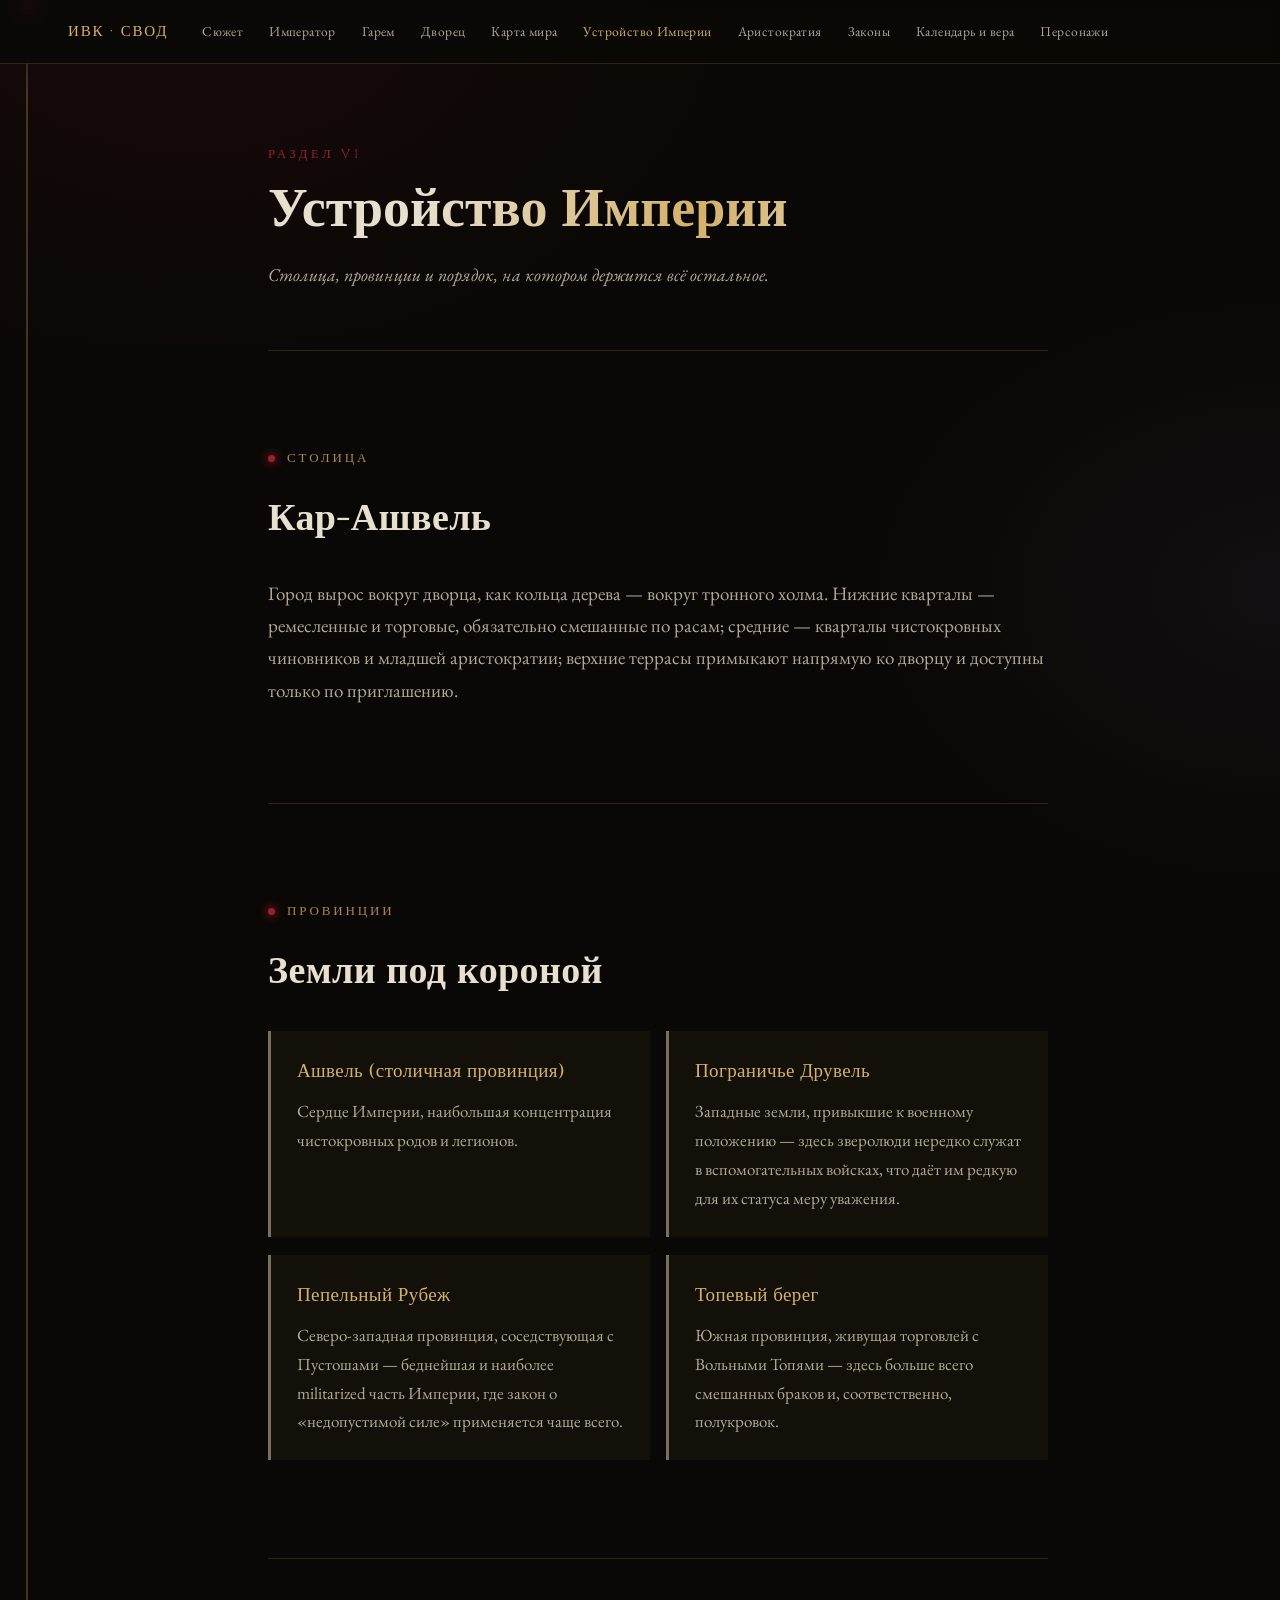
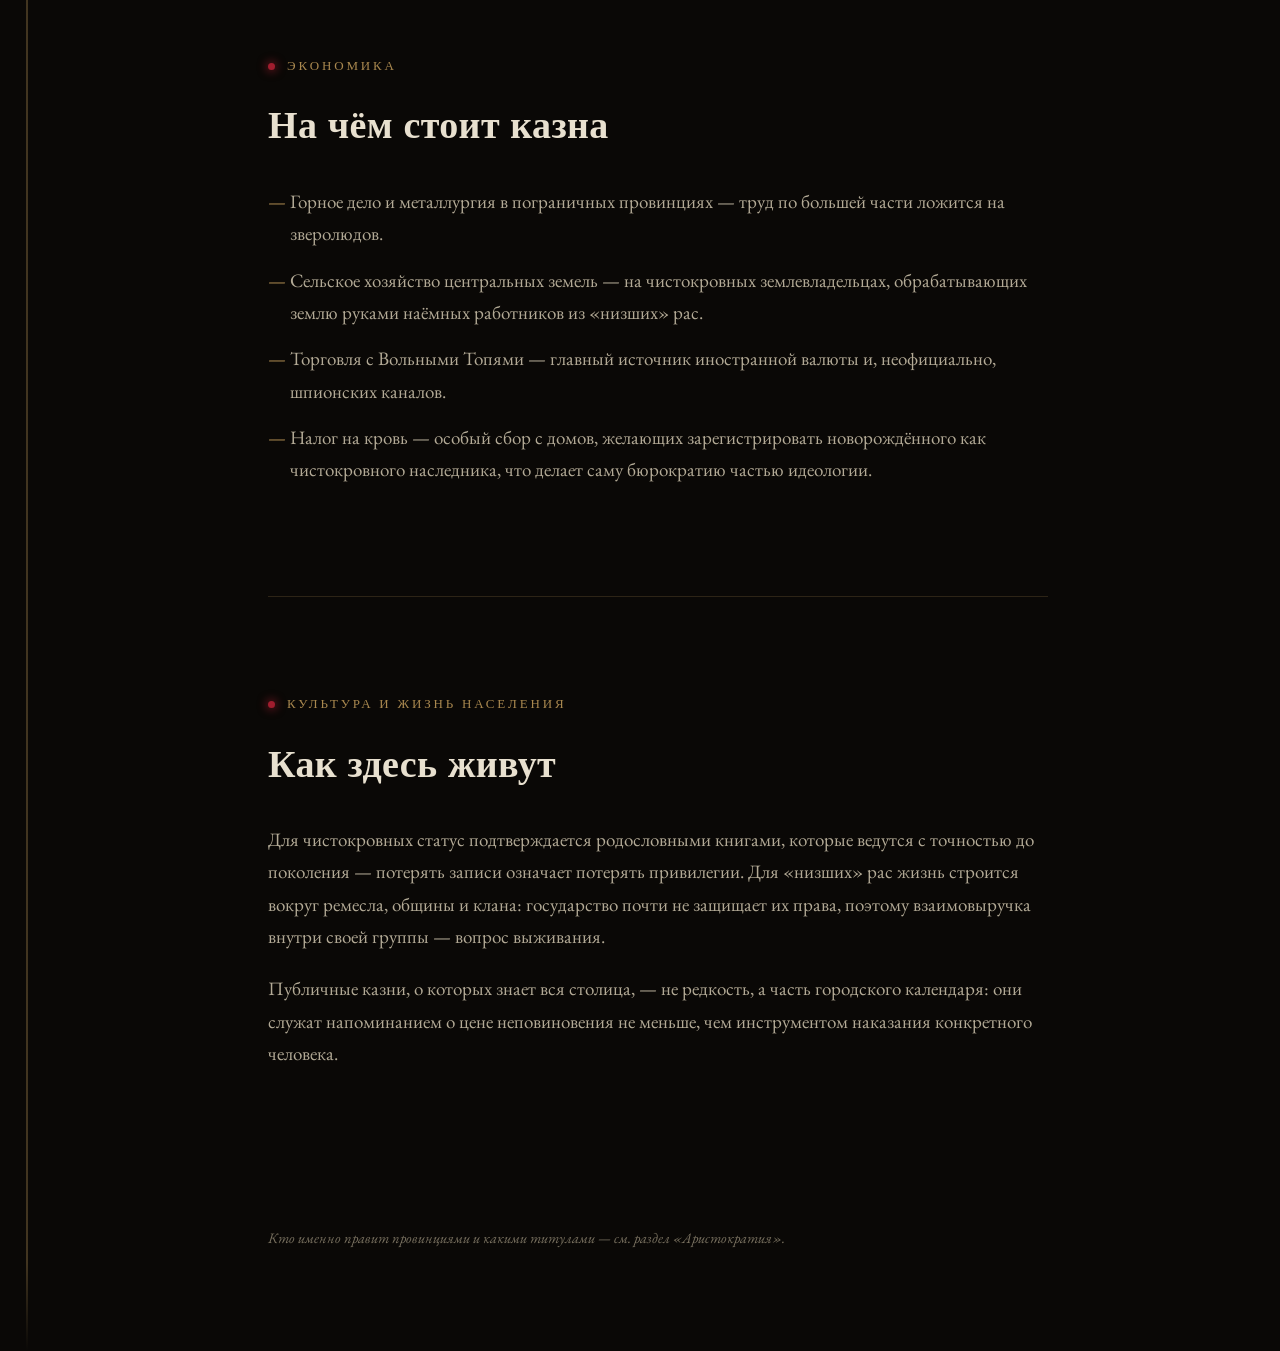
<file: imperiya.html>
<!DOCTYPE html>
<html lang="ru">
<head>
<link rel="apple-touch-icon" sizes="180x180" href="/apple-touch-icon.png">
<link rel="icon" type="image/png" sizes="32x32" href="/favicon-32x32.png">
<link rel="icon" type="image/png" sizes="16x16" href="/favicon-16x16.png">
<link rel="manifest" href="/site.webmanifest">
<meta charset="UTF-8">
<meta name="viewport" content="width=device-width, initial-scale=1.0">
<title>Устройство Империи — Империя Восходящей Крови</title>
<link rel="stylesheet" href="style.css">
</head>
<body>
<div class="site-wrap">
<div class="vein-wrap" aria-hidden="true"><div class="vein-line"></div><div class="vein-pulse"></div></div>

<div class="topnav">
  <a class="brand" href="index.html">ИВК · СВОД</a>
  <a class="link" href="siuzhet.html">Сюжет</a>
  <a class="link" href="imperator.html">Император</a>
  <a class="link" href="garem.html">Гарем</a>
  <a class="link" href="dvorets.html">Дворец</a>
  <a class="link" href="mir.html">Карта мира</a>
  <a class="link active" href="imperiya.html">Устройство Империи</a>
  <a class="link" href="aristokratiya.html">Аристократия</a>
  <a class="link" href="zakony.html">Законы</a>
  <a class="link" href="kalendar.html">Календарь и вера</a>
  <a class="link" href="personazhi.html">Персонажи</a>
</div>

<div class="page">

  <section class="pagehero">
    <div class="kicker">Раздел VI</div>
    <h1>Устройство Империи</h1>
    <p class="sub">Столица, провинции и порядок, на котором держится всё остальное.</p>
  </section>

  <section class="reveal">
    <div class="eyebrow">Столица</div>
    <h2>Кар-Ашвель</h2>
    <p>Город вырос вокруг дворца, как кольца дерева — вокруг тронного холма. Нижние кварталы — ремесленные и торговые, обязательно смешанные по расам; средние — кварталы чистокровных чиновников и младшей аристократии; верхние террасы примыкают напрямую ко дворцу и доступны только по приглашению.</p>
  </section>

  <section class="reveal">
    <div class="eyebrow">Провинции</div>
    <h2>Земли под короной</h2>
    <div class="grid2">
      <div class="card"><h3>Ашвель (столичная провинция)</h3><p>Сердце Империи, наибольшая концентрация чистокровных родов и легионов.</p></div>
      <div class="card"><h3>Пограничье Друвель</h3><p>Западные земли, привыкшие к военному положению — здесь зверолюди нередко служат в вспомогательных войсках, что даёт им редкую для их статуса меру уважения.</p></div>
      <div class="card"><h3>Пепельный Рубеж</h3><p>Северо-западная провинция, соседствующая с Пустошами — беднейшая и наиболее militarized часть Империи, где закон о «недопустимой силе» применяется чаще всего.</p></div>
      <div class="card"><h3>Топевый берег</h3><p>Южная провинция, живущая торговлей с Вольными Топями — здесь больше всего смешанных браков и, соответственно, полукровок.</p></div>
    </div>
  </section>

  <section class="reveal">
    <div class="eyebrow">Экономика</div>
    <h2>На чём стоит казна</h2>
    <ul class="plain">
      <li>Горное дело и металлургия в пограничных провинциях — труд по большей части ложится на зверолюдов.</li>
      <li>Сельское хозяйство центральных земель — на чистокровных землевладельцах, обрабатывающих землю руками наёмных работников из «низших» рас.</li>
      <li>Торговля с Вольными Топями — главный источник иностранной валюты и, неофициально, шпионских каналов.</li>
      <li>Налог на кровь — особый сбор с домов, желающих зарегистрировать новорождённого как чистокровного наследника, что делает саму бюрократию частью идеологии.</li>
    </ul>
  </section>

  <section class="reveal">
    <div class="eyebrow">Культура и жизнь населения</div>
    <h2>Как здесь живут</h2>
    <p>Для чистокровных статус подтверждается родословными книгами, которые ведутся с точностью до поколения — потерять записи означает потерять привилегии. Для «низших» рас жизнь строится вокруг ремесла, общины и клана: государство почти не защищает их права, поэтому взаимовыручка внутри своей группы — вопрос выживания.</p>
    <p>Публичные казни, о которых знает вся столица, — не редкость, а часть городского календаря: они служат напоминанием о цене неповиновения не меньше, чем инструментом наказания конкретного человека.</p>
  </section>

  <footer>Кто именно правит провинциями и какими титулами — см. раздел «Аристократия».</footer>
</div>

</div>
<script src="script.js"></script>
</body>
</html>
</file>
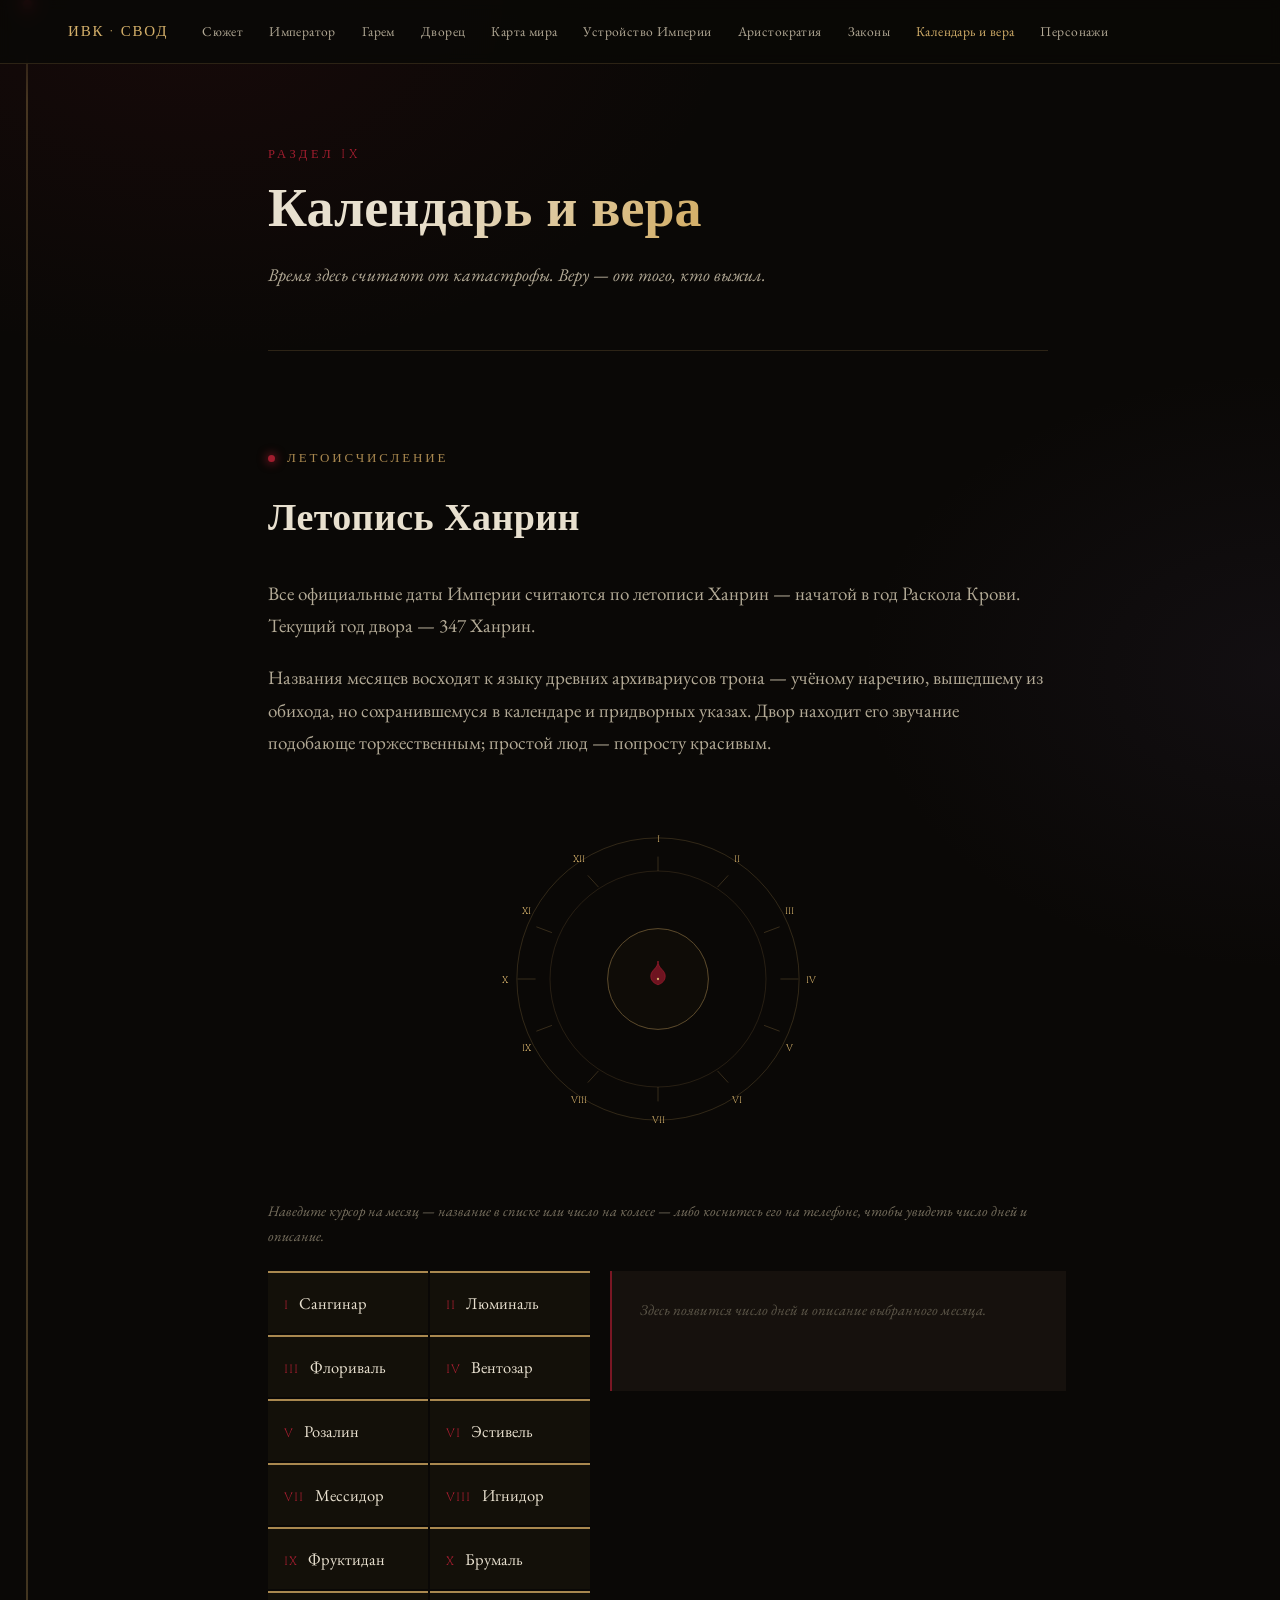
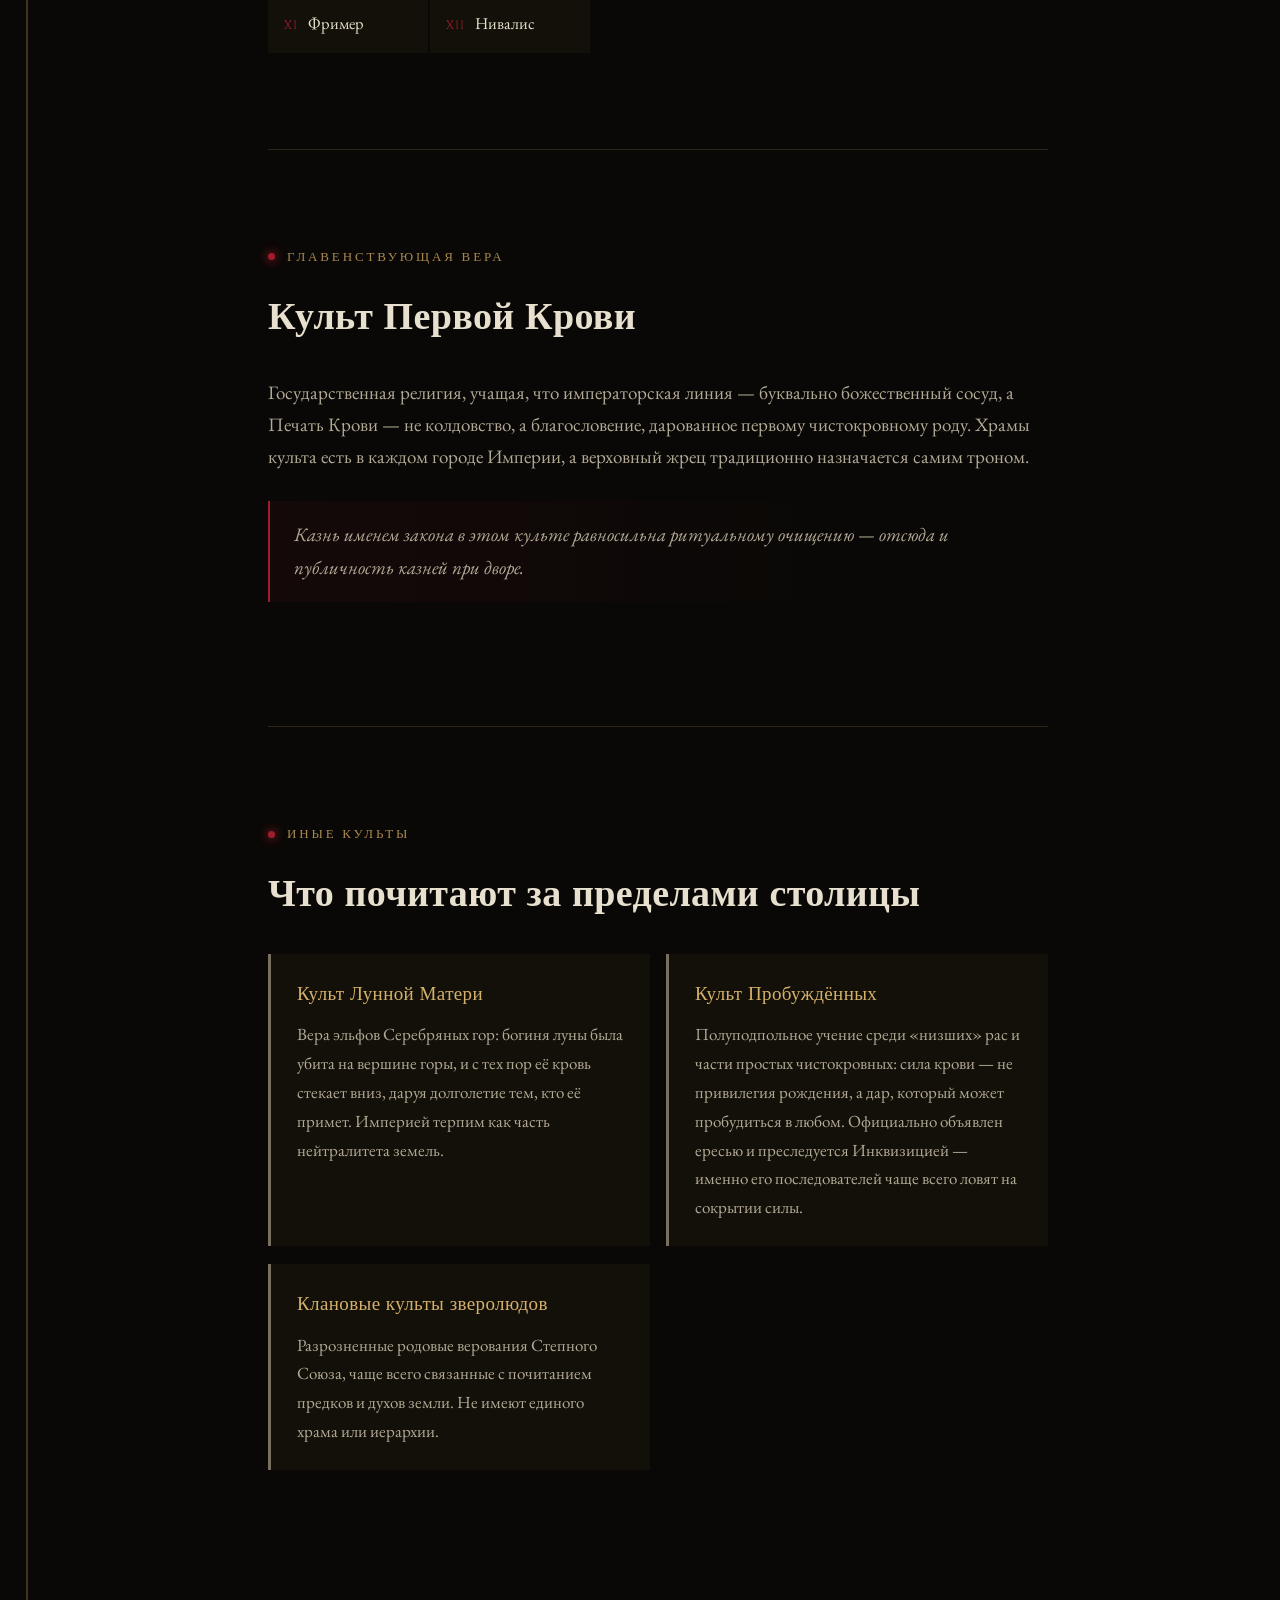
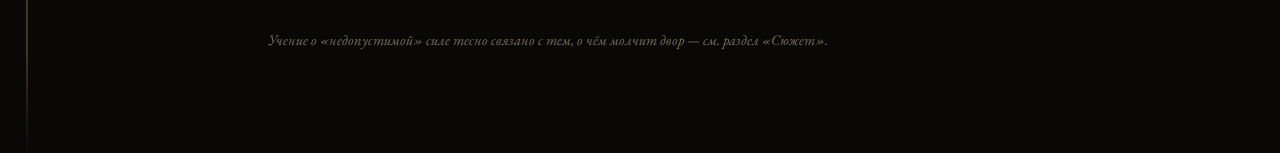
<file: kalendar.html>
<!DOCTYPE html>
<html lang="ru">
<head>
<link rel="apple-touch-icon" sizes="180x180" href="/apple-touch-icon.png">
<link rel="icon" type="image/png" sizes="32x32" href="/favicon-32x32.png">
<link rel="icon" type="image/png" sizes="16x16" href="/favicon-16x16.png">
<link rel="manifest" href="/site.webmanifest">
<meta charset="UTF-8">
<meta name="viewport" content="width=device-width, initial-scale=1.0">
<title>Календарь и вера — Империя Восходящей Крови</title>
<link rel="stylesheet" href="style.css">
<style>
.wheel-wrap{display:flex; justify-content:center; margin:40px 0;}
.wheel-svg{width:100%; max-width:360px; height:auto; display:block;}
.wheel-month{cursor:pointer; transition:fill 0.25s ease, filter 0.25s ease;}
.wheel-month:hover, .wheel-month.active{fill:#ff5a63; filter:drop-shadow(0 0 5px rgba(160,29,46,0.7));}

.panel-hint{font-size:14.5px; font-style:italic; color:var(--muted); margin-bottom:22px;}

.month-interactive{display:flex; flex-direction:column; gap:2px;}
@media(min-width:760px){.month-interactive{flex-direction:row; align-items:flex-start; gap:0;}}

.month-chips{display:grid; grid-template-columns:repeat(2,1fr); gap:2px; flex:1 1 auto;}
@media(min-width:480px){.month-chips{grid-template-columns:repeat(3,1fr);}}
@media(min-width:760px){.month-chips{grid-template-columns:repeat(2,1fr); max-width:340px;}}

.month-chip{
  display:flex; align-items:baseline; gap:10px;
  width:100%;
  background:var(--bg-panel); border:none; border-top:2px solid var(--gold);
  padding:16px 16px; text-align:left; cursor:pointer;
  font:inherit; font-family:var(--serif-body); color:var(--bone-dim);
  appearance:none; -webkit-appearance:none; border-radius:0;
  transition:background 0.25s ease, transform 0.25s ease, box-shadow 0.25s ease;
}
.month-chip:focus{outline:2px solid var(--gold-bright); outline-offset:-2px;}
.month-chip .chip-num{font-family:var(--serif-display); font-size:12px; color:var(--blood-bright); letter-spacing:0.1em; flex-shrink:0;}
.month-chip .chip-name{font-size:16.5px; color:var(--bone);}
.month-chip:hover, .month-chip.active{
  background:var(--bg-panel-2);
  transform:scale(1.045);
  box-shadow:0 6px 22px rgba(160,29,46,0.22);
  z-index:2;
  position:relative;
}
.month-chip:hover .chip-name, .month-chip.active .chip-name{color:var(--gold-bright);}

.month-panel{
  flex:1 1 auto;
  background:var(--bg-panel-2);
  border-left:2px solid var(--blood-bright);
  padding:26px 28px;
  min-height:120px;
  opacity:0.75;
  transform:translateY(10px);
  transition:opacity 0.4s ease, transform 0.4s ease;
}
@media(min-width:760px){
  .month-panel{transform:translateX(18px); margin-left:2px;}
  .month-panel.filled{transform:translateX(0);}
}
.month-panel.filled{opacity:1; transform:translateY(0);}
.month-panel .panel-placeholder{color:var(--muted); font-style:italic; font-size:15px; margin:0;}
.month-panel .panel-head{display:flex; align-items:baseline; gap:12px; margin-bottom:10px;}
.month-panel .panel-num{font-family:var(--serif-display); color:var(--blood-bright); font-size:14px; letter-spacing:0.1em;}
.month-panel h3{font-size:22px; margin:0;}
.month-panel .panel-days{font-size:13.5px; letter-spacing:0.05em; text-transform:uppercase; color:var(--gold-bright); margin-bottom:14px;}
.month-panel p.panel-desc{font-size:16.5px; color:var(--bone-dim); margin:0;}
</style>
</head>
<body>
<div class="site-wrap">
<div class="vein-wrap" aria-hidden="true"><div class="vein-line"></div><div class="vein-pulse"></div></div>

<div class="topnav">
  <a class="brand" href="index.html">ИВК · СВОД</a>
  <a class="link" href="siuzhet.html">Сюжет</a>
  <a class="link" href="imperator.html">Император</a>
  <a class="link" href="garem.html">Гарем</a>
  <a class="link" href="dvorets.html">Дворец</a>
  <a class="link" href="mir.html">Карта мира</a>
  <a class="link" href="imperiya.html">Устройство Империи</a>
  <a class="link" href="aristokratiya.html">Аристократия</a>
  <a class="link" href="zakony.html">Законы</a>
  <a class="link active" href="kalendar.html">Календарь и вера</a>
  <a class="link" href="personazhi.html">Персонажи</a>
</div>

<div class="page">

  <section class="pagehero">
    <div class="kicker">Раздел IX</div>
    <h1>Календарь и вера</h1>
    <p class="sub">Время здесь считают от катастрофы. Веру — от того, кто выжил.</p>
  </section>

  <section class="reveal">
    <div class="eyebrow">Летоисчисление</div>
    <h2>Летопись Ханрин</h2>
    <p>Все официальные даты Империи считаются по летописи Ханрин — начатой в год Раскола Крови. Текущий год двора — 347 Ханрин.</p>
    <p>Названия месяцев восходят к языку древних архивариусов трона — учёному наречию, вышедшему из обихода, но сохранившемуся в календаре и придворных указах. Двор находит его звучание подобающе торжественным; простой люд — попросту красивым.</p>

    <div class="wheel-wrap">
      <svg class="wheel-svg" viewBox="0 0 500 500" xmlns="http://www.w3.org/2000/svg">
        <circle cx="250" cy="250" r="196" fill="none" stroke="#a9884f" stroke-width="1" opacity="0.35"/>
        <circle cx="250" cy="250" r="150" fill="none" stroke="#a9884f" stroke-width="1" opacity="0.25"/>
        <circle cx="250" cy="250" r="70" fill="#131009" stroke="#a9884f" stroke-width="1.2" opacity="0.6"/>

        <g stroke="#a9884f" stroke-width="1" opacity="0.4">
          <line x1="250" y1="80" x2="250" y2="100"/>
          <line x1="347.5" y1="106.1" x2="332.6" y2="122.4"/>
          <line x1="418.9" y1="177.5" x2="397.3" y2="185.6"/>
          <line x1="445" y1="250" x2="420" y2="250"/>
          <line x1="418.9" y1="322.5" x2="397.3" y2="314.4"/>
          <line x1="347.5" y1="393.9" x2="332.6" y2="377.6"/>
          <line x1="250" y1="420" x2="250" y2="400"/>
          <line x1="152.5" y1="393.9" x2="167.4" y2="377.6"/>
          <line x1="81.1" y1="322.5" x2="102.7" y2="314.4"/>
          <line x1="55" y1="250" x2="80" y2="250"/>
          <line x1="81.1" y1="177.5" x2="102.7" y2="185.6"/>
          <line x1="152.5" y1="106.1" x2="167.4" y2="122.4"/>
        </g>

        <path d="M250 225 C250 236 240 237 240 246 C240 252 244 256 250 258 C256 256 260 252 260 246 C260 237 250 236 250 225Z" fill="#6e1420" stroke="#a01d2e" stroke-width="1"/>
        <circle cx="250" cy="250" r="1.6" fill="#d4b06a"/>

        <g font-family="Cinzel, serif" font-size="13" fill="#d4b06a" text-anchor="middle">
          <text class="wheel-month" data-idx="0" x="250" y="60">I</text>
          <text class="wheel-month" data-idx="1" x="360" y="88">II</text>
          <text class="wheel-month" data-idx="2" x="432" y="160">III</text>
          <text class="wheel-month" data-idx="3" x="463" y="255">IV</text>
          <text class="wheel-month" data-idx="4" x="432" y="350">V</text>
          <text class="wheel-month" data-idx="5" x="360" y="422">VI</text>
          <text class="wheel-month" data-idx="6" x="250" y="450">VII</text>
          <text class="wheel-month" data-idx="7" x="140" y="422">VIII</text>
          <text class="wheel-month" data-idx="8" x="68" y="350">IX</text>
          <text class="wheel-month" data-idx="9" x="37" y="255">X</text>
          <text class="wheel-month" data-idx="10" x="68" y="160">XI</text>
          <text class="wheel-month" data-idx="11" x="140" y="88">XII</text>
        </g>
      </svg>
    </div>

    <p class="panel-hint">Наведите курсор на месяц — название в списке или число на колесе — либо коснитесь его на телефоне, чтобы увидеть число дней и описание.</p>

    <div class="month-interactive">
      <div class="month-chips" id="monthChips">
        <button class="month-chip" data-idx="0"><span class="chip-num">I</span><span class="chip-name">Сангинар</span></button>
        <button class="month-chip" data-idx="1"><span class="chip-num">II</span><span class="chip-name">Люминаль</span></button>
        <button class="month-chip" data-idx="2"><span class="chip-num">III</span><span class="chip-name">Флориваль</span></button>
        <button class="month-chip" data-idx="3"><span class="chip-num">IV</span><span class="chip-name">Вентозар</span></button>
        <button class="month-chip" data-idx="4"><span class="chip-num">V</span><span class="chip-name">Розалин</span></button>
        <button class="month-chip" data-idx="5"><span class="chip-num">VI</span><span class="chip-name">Эстивель</span></button>
        <button class="month-chip" data-idx="6"><span class="chip-num">VII</span><span class="chip-name">Мессидор</span></button>
        <button class="month-chip" data-idx="7"><span class="chip-num">VIII</span><span class="chip-name">Игнидор</span></button>
        <button class="month-chip" data-idx="8"><span class="chip-num">IX</span><span class="chip-name">Фруктидан</span></button>
        <button class="month-chip" data-idx="9"><span class="chip-num">X</span><span class="chip-name">Брумаль</span></button>
        <button class="month-chip" data-idx="10"><span class="chip-num">XI</span><span class="chip-name">Фример</span></button>
        <button class="month-chip" data-idx="11"><span class="chip-num">XII</span><span class="chip-name">Нивалис</span></button>
      </div>
      <div class="month-panel" id="monthPanel">
        <p class="panel-placeholder">Здесь появится число дней и описание выбранного месяца.</p>
      </div>
    </div>
  </section>

  <section class="reveal">
    <div class="eyebrow">Главенствующая вера</div>
    <h2>Культ Первой Крови</h2>
    <p>Государственная религия, учащая, что императорская линия — буквально божественный сосуд, а Печать Крови — не колдовство, а благословение, дарованное первому чистокровному роду. Храмы культа есть в каждом городе Империи, а верховный жрец традиционно назначается самим троном.</p>
    <div class="callout">Казнь именем закона в этом культе равносильна ритуальному очищению — отсюда и публичность казней при дворе.</div>
  </section>

  <section class="reveal">
    <div class="eyebrow">Иные культы</div>
    <h2>Что почитают за пределами столицы</h2>
    <div class="grid2">
      <div class="card"><h3>Культ Лунной Матери</h3><p>Вера эльфов Серебряных гор: богиня луны была убита на вершине горы, и с тех пор её кровь стекает вниз, даруя долголетие тем, кто её примет. Империей терпим как часть нейтралитета земель.</p></div>
      <div class="card"><h3>Культ Пробуждённых</h3><p>Полуподпольное учение среди «низших» рас и части простых чистокровных: сила крови — не привилегия рождения, а дар, который может пробудиться в любом. Официально объявлен ересью и преследуется Инквизицией — именно его последователей чаще всего ловят на сокрытии силы.</p></div>
      <div class="card"><h3>Клановые культы зверолюдов</h3><p>Разрозненные родовые верования Степного Союза, чаще всего связанные с почитанием предков и духов земли. Не имеют единого храма или иерархии.</p></div>
    </div>
  </section>

  <footer>Учение о «недопустимой» силе тесно связано с тем, о чём молчит двор — см. раздел «Сюжет».</footer>
</div>

</div>
<script src="script.js"></script>
<script>
(function(){
  var months = [
    {roman:"I", name:"Сангинар", days:31, desc:"Кровь земли пробуждается после зимнего сна — начало года."},
    {roman:"II", name:"Люминаль", days:28, desc:"Дни удлиняются, свет возвращается в залы дворца."},
    {roman:"III", name:"Флориваль", days:31, desc:"Цветение садов Пепла и Лозы, первые дипломатические визиты."},
    {roman:"IV", name:"Вентозар", days:30, desc:"Ветра меняют направление — сезон дальних гонцов и вестей."},
    {roman:"V", name:"Розалин", days:31, desc:"Месяц придворных балов, помолвок и брачных договоров."},
    {roman:"VI", name:"Эстивель", days:30, desc:"Летний зной — дворец замирает в полуденной тишине."},
    {roman:"VII", name:"Мессидор", days:31, desc:"Жатва по всей Империи, время податей и переписи земель."},
    {roman:"VIII", name:"Игнидор", days:31, desc:"Месяц очистительных костров и публичных казней."},
    {roman:"IX", name:"Фруктидан", days:30, desc:"Сбор последних плодов, закрытие торговых путей на зиму."},
    {roman:"X", name:"Брумаль", days:31, desc:"Туманы окутывают столицу — время недосказанного."},
    {roman:"XI", name:"Фример", days:30, desc:"Первые заморозки, горные перевалы закрываются до весны."},
    {roman:"XII", name:"Нивалис", days:31, desc:"Снег и тишина — год умирает, чтобы Сангинар начал новый."}
  ];

  function daysWord(n){
    var m = n % 100;
    if(m >= 11 && m <= 14) return "дней";
    var d = m % 10;
    if(d === 1) return "день";
    if(d >= 2 && d <= 4) return "дня";
    return "дней";
  }

  var panel = document.getElementById('monthPanel');
  var chips = document.querySelectorAll('.month-chip');
  var wheelMonths = document.querySelectorAll('.wheel-month');
  if(!panel) return;

  function selectMonth(idx){
    var m = months[idx];
    if(!m) return;
    panel.innerHTML =
      '<div class="panel-head"><span class="panel-num">' + m.roman + '</span><h3>' + m.name + '</h3></div>' +
      '<div class="panel-days">' + m.days + ' ' + daysWord(m.days) + ' в месяце</div>' +
      '<p class="panel-desc">' + m.desc + '</p>';
    panel.classList.add('filled');

    chips.forEach(function(c){ c.classList.toggle('active', c.dataset.idx === String(idx)); });
    wheelMonths.forEach(function(w){ w.classList.toggle('active', w.dataset.idx === String(idx)); });
  }

  chips.forEach(function(chip){
    var idx = chip.dataset.idx;
    chip.addEventListener('mouseenter', function(){ selectMonth(idx); });
    chip.addEventListener('focus', function(){ selectMonth(idx); });
    chip.addEventListener('click', function(){ selectMonth(idx); });
  });

  wheelMonths.forEach(function(w){
    var idx = w.dataset.idx;
    w.addEventListener('mouseenter', function(){ selectMonth(idx); });
    w.addEventListener('click', function(){ selectMonth(idx); });
  });
})();
</script>
</body>
</html>
</file>
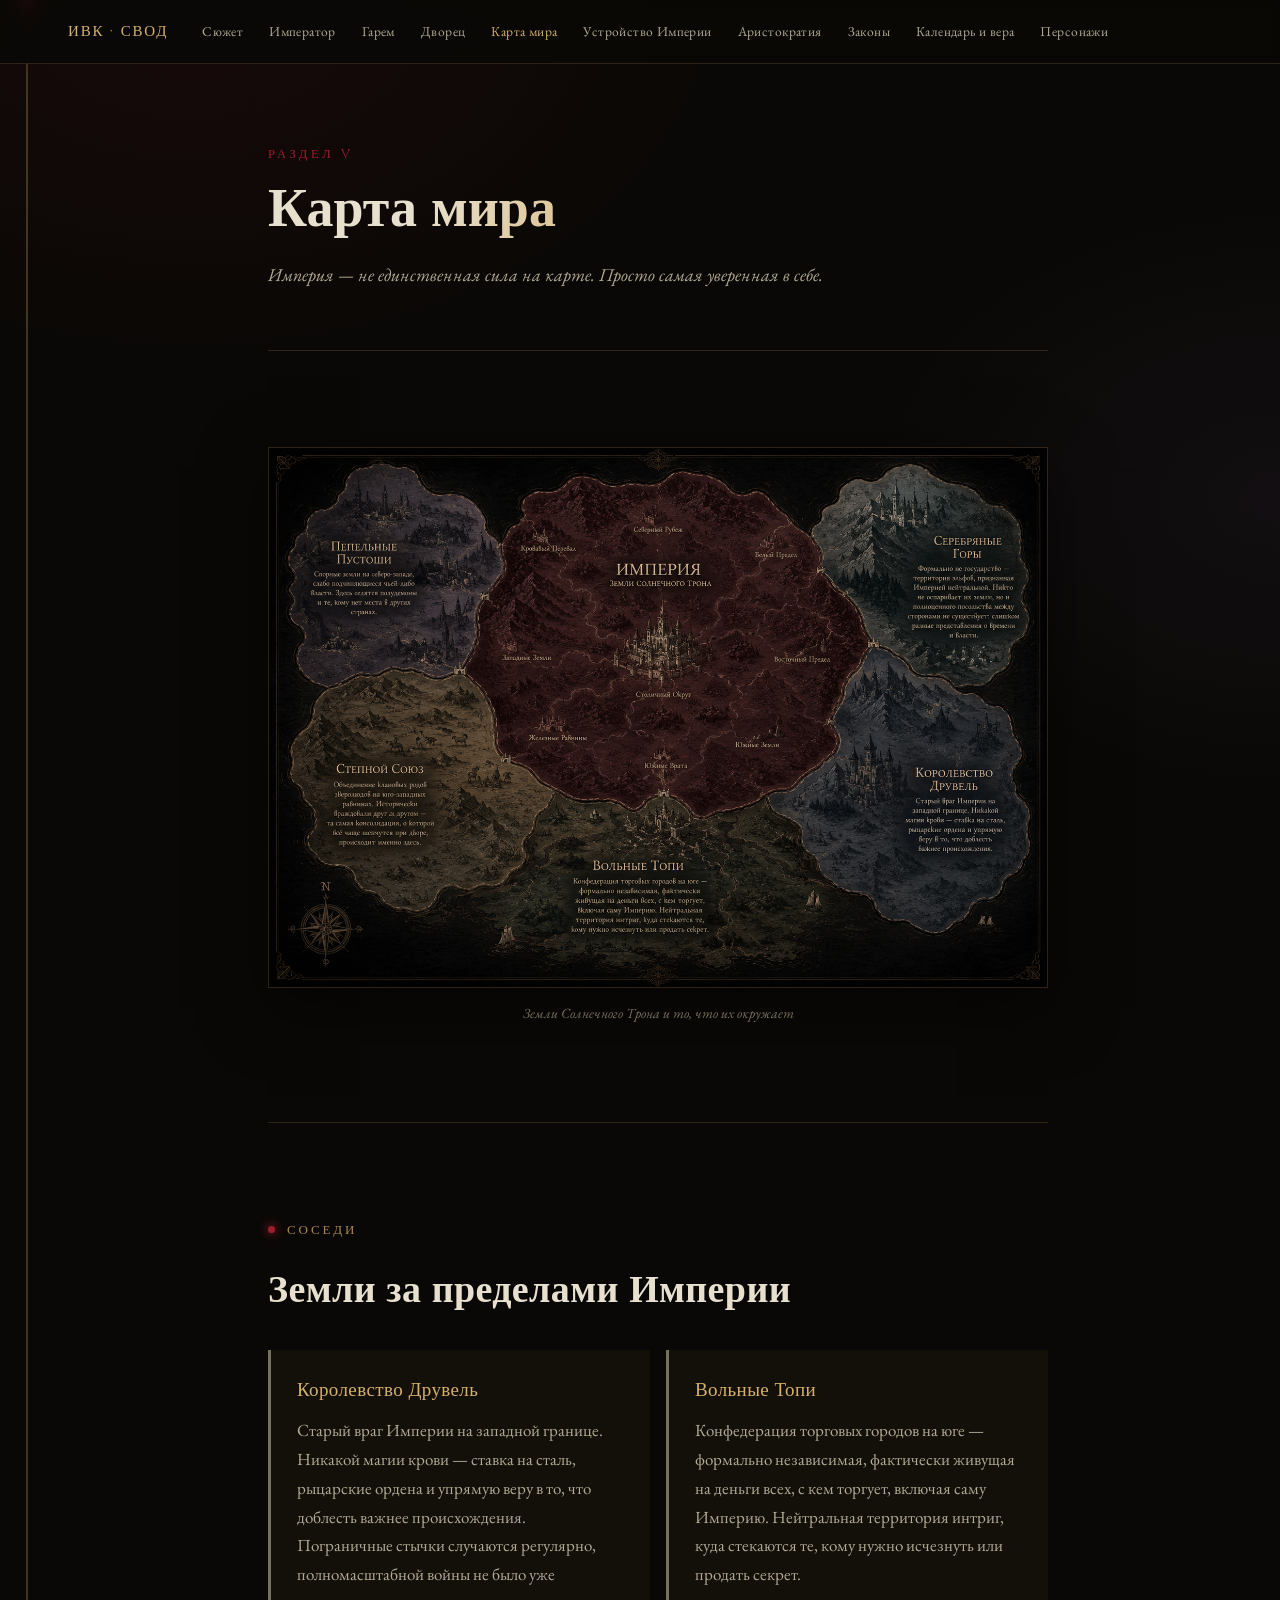
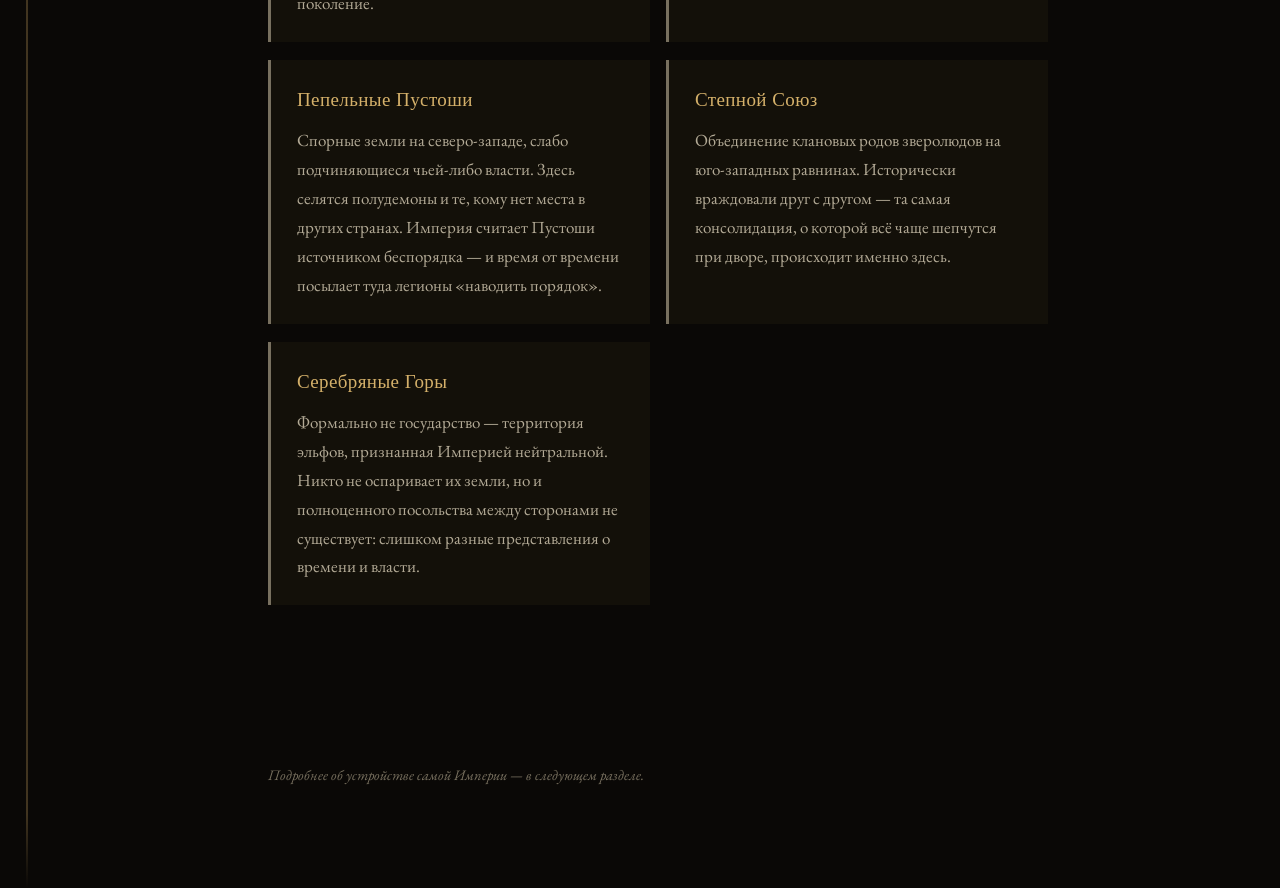
<file: mir.html>
<!DOCTYPE html>
<html lang="ru">
<head>
<link rel="apple-touch-icon" sizes="180x180" href="/apple-touch-icon.png">
<link rel="icon" type="image/png" sizes="32x32" href="/favicon-32x32.png">
<link rel="icon" type="image/png" sizes="16x16" href="/favicon-16x16.png">
<link rel="manifest" href="/site.webmanifest">
<meta charset="UTF-8">
<meta name="viewport" content="width=device-width, initial-scale=1.0">
<title>Карта мира — Империя Восходящей Крови</title>
<link rel="stylesheet" href="style.css">
</head>
<body>
<div class="site-wrap">
<div class="vein-wrap" aria-hidden="true"><div class="vein-line"></div><div class="vein-pulse"></div></div>

<div class="topnav">
  <a class="brand" href="index.html">ИВК · СВОД</a>
  <a class="link" href="siuzhet.html">Сюжет</a>
  <a class="link" href="imperator.html">Император</a>
  <a class="link" href="garem.html">Гарем</a>
  <a class="link" href="dvorets.html">Дворец</a>
  <a class="link active" href="mir.html">Карта мира</a>
  <a class="link" href="imperiya.html">Устройство Империи</a>
  <a class="link" href="aristokratiya.html">Аристократия</a>
  <a class="link" href="zakony.html">Законы</a>
  <a class="link" href="kalendar.html">Календарь и вера</a>
  <a class="link" href="personazhi.html">Персонажи</a>
</div>

<div class="page">

  <section class="pagehero">
    <div class="kicker">Раздел V</div>
    <h1>Карта мира</h1>
    <p class="sub">Империя — не единственная сила на карте. Просто самая уверенная в себе.</p>
  </section>

  <section class="reveal">
    <img src="assets/karta-mira.png" alt="Карта мира: Империя и соседние земли" style="width:100%; height:auto; display:block; border:1px solid var(--line); box-shadow:0 20px 60px rgba(0,0,0,0.5);">
    <p style="text-align:center; color:var(--muted); font-size:14px; font-style:italic; margin-top:14px;">Земли Солнечного Трона и то, что их окружает</p>
  </section>

  <section class="reveal">
    <div class="eyebrow">Соседи</div>
    <h2>Земли за пределами Империи</h2>
    <div class="grid2">
      <div class="card">
        <h3>Королевство Друвель</h3>
        <p>Старый враг Империи на западной границе. Никакой магии крови — ставка на сталь, рыцарские ордена и упрямую веру в то, что доблесть важнее происхождения. Пограничные стычки случаются регулярно, полномасштабной войны не было уже поколение.</p>
      </div>
      <div class="card">
        <h3>Вольные Топи</h3>
        <p>Конфедерация торговых городов на юге — формально независимая, фактически живущая на деньги всех, с кем торгует, включая саму Империю. Нейтральная территория интриг, куда стекаются те, кому нужно исчезнуть или продать секрет.</p>
      </div>
      <div class="card">
        <h3>Пепельные Пустоши</h3>
        <p>Спорные земли на северо-западе, слабо подчиняющиеся чьей-либо власти. Здесь селятся полудемоны и те, кому нет места в других странах. Империя считает Пустоши источником беспорядка — и время от времени посылает туда легионы «наводить порядок».</p>
      </div>
      <div class="card">
        <h3>Степной Союз</h3>
        <p>Объединение клановых родов зверолюдов на юго-западных равнинах. Исторически враждовали друг с другом — та самая консолидация, о которой всё чаще шепчутся при дворе, происходит именно здесь.</p>
      </div>
      <div class="card">
        <h3>Серебряные Горы</h3>
        <p>Формально не государство — территория эльфов, признанная Империей нейтральной. Никто не оспаривает их земли, но и полноценного посольства между сторонами не существует: слишком разные представления о времени и власти.</p>
      </div>
    </div>
  </section>

  <footer>Подробнее об устройстве самой Империи — в следующем разделе.</footer>
</div>

</div>
<script src="script.js"></script>
</body>
</html>
</file>
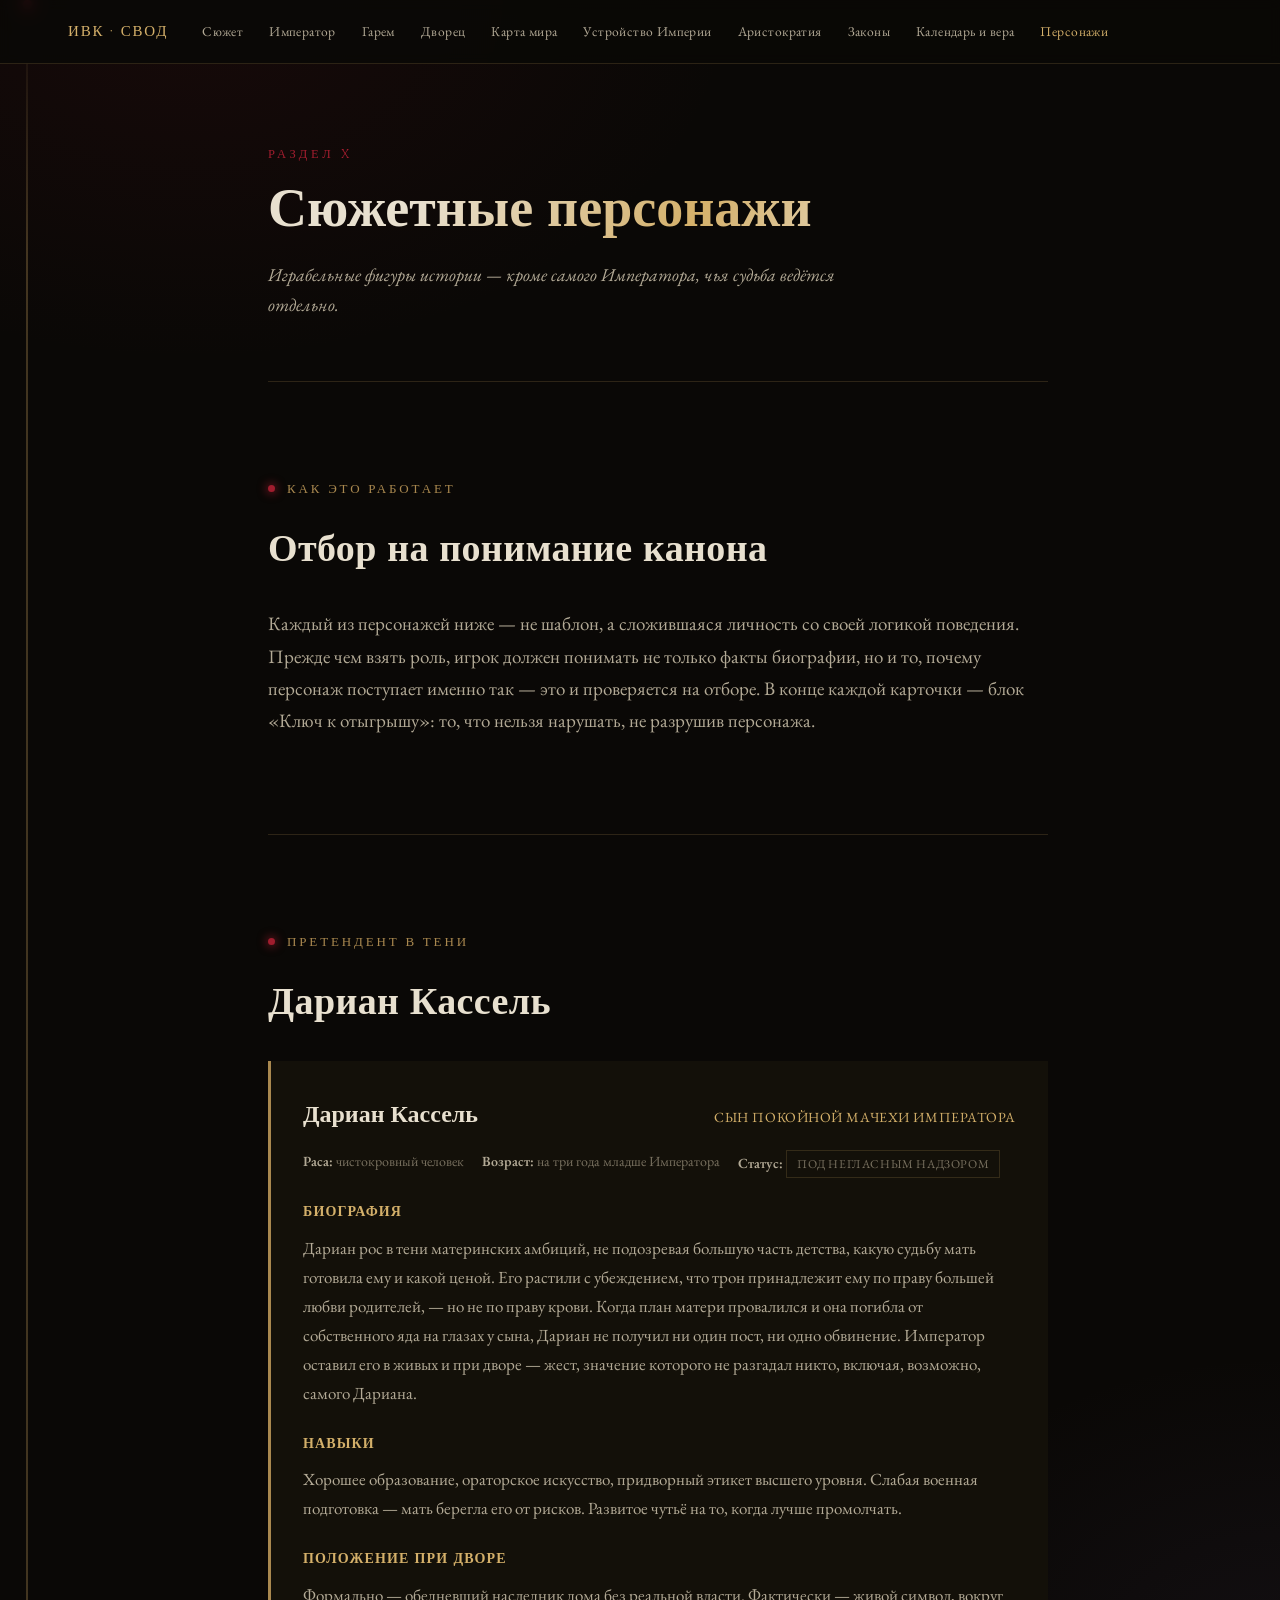
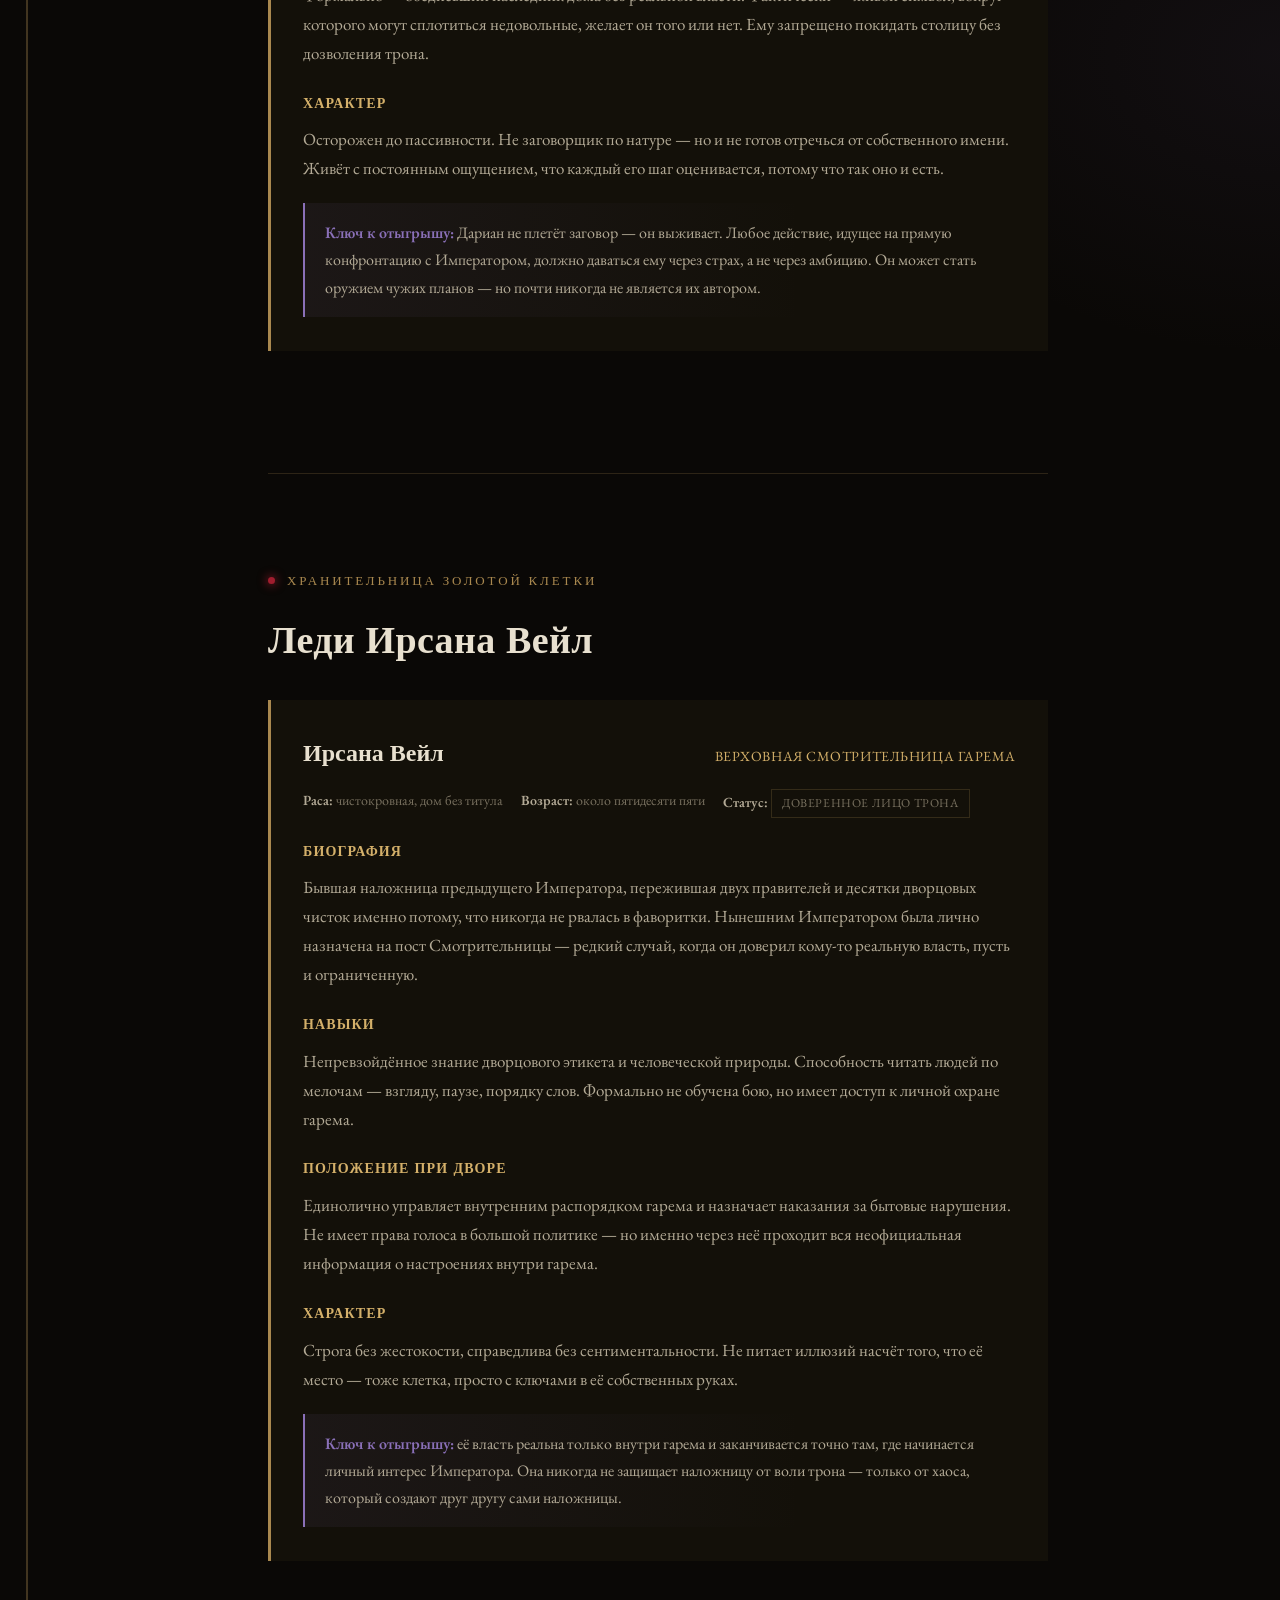
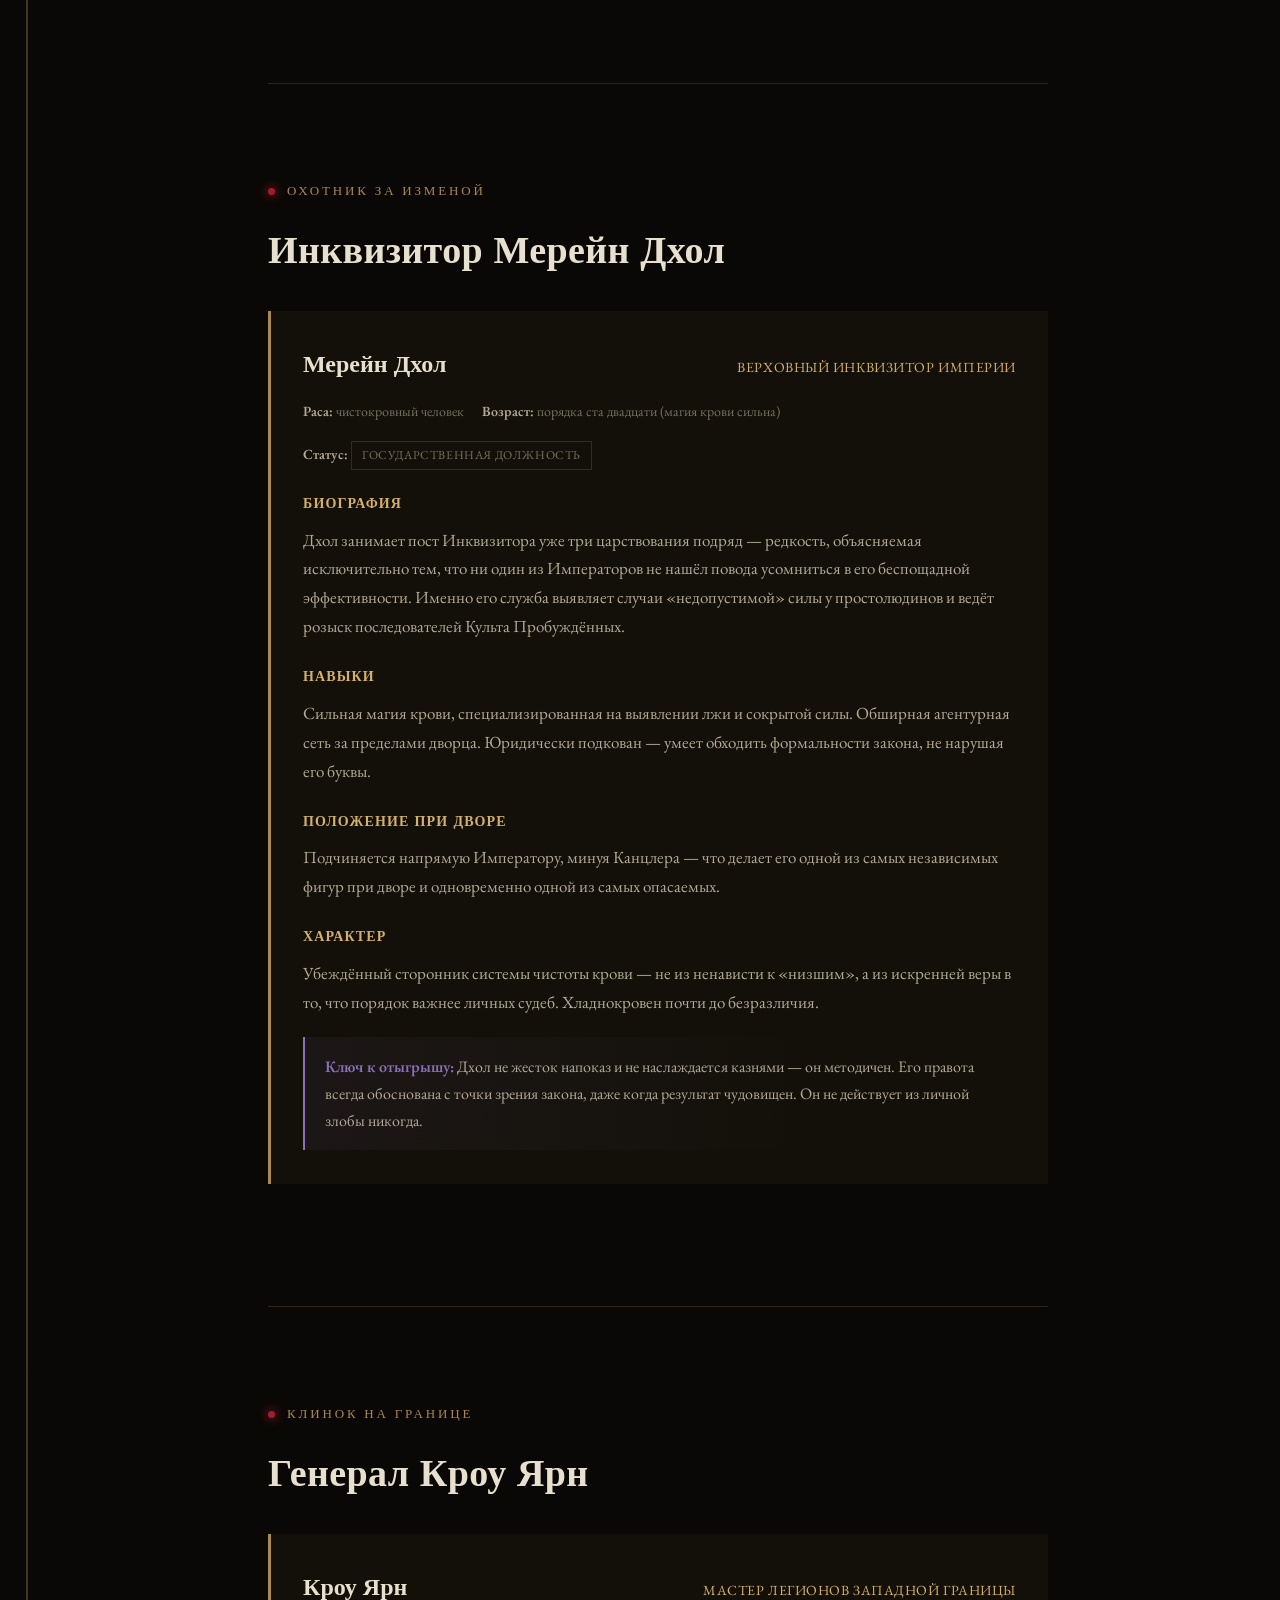
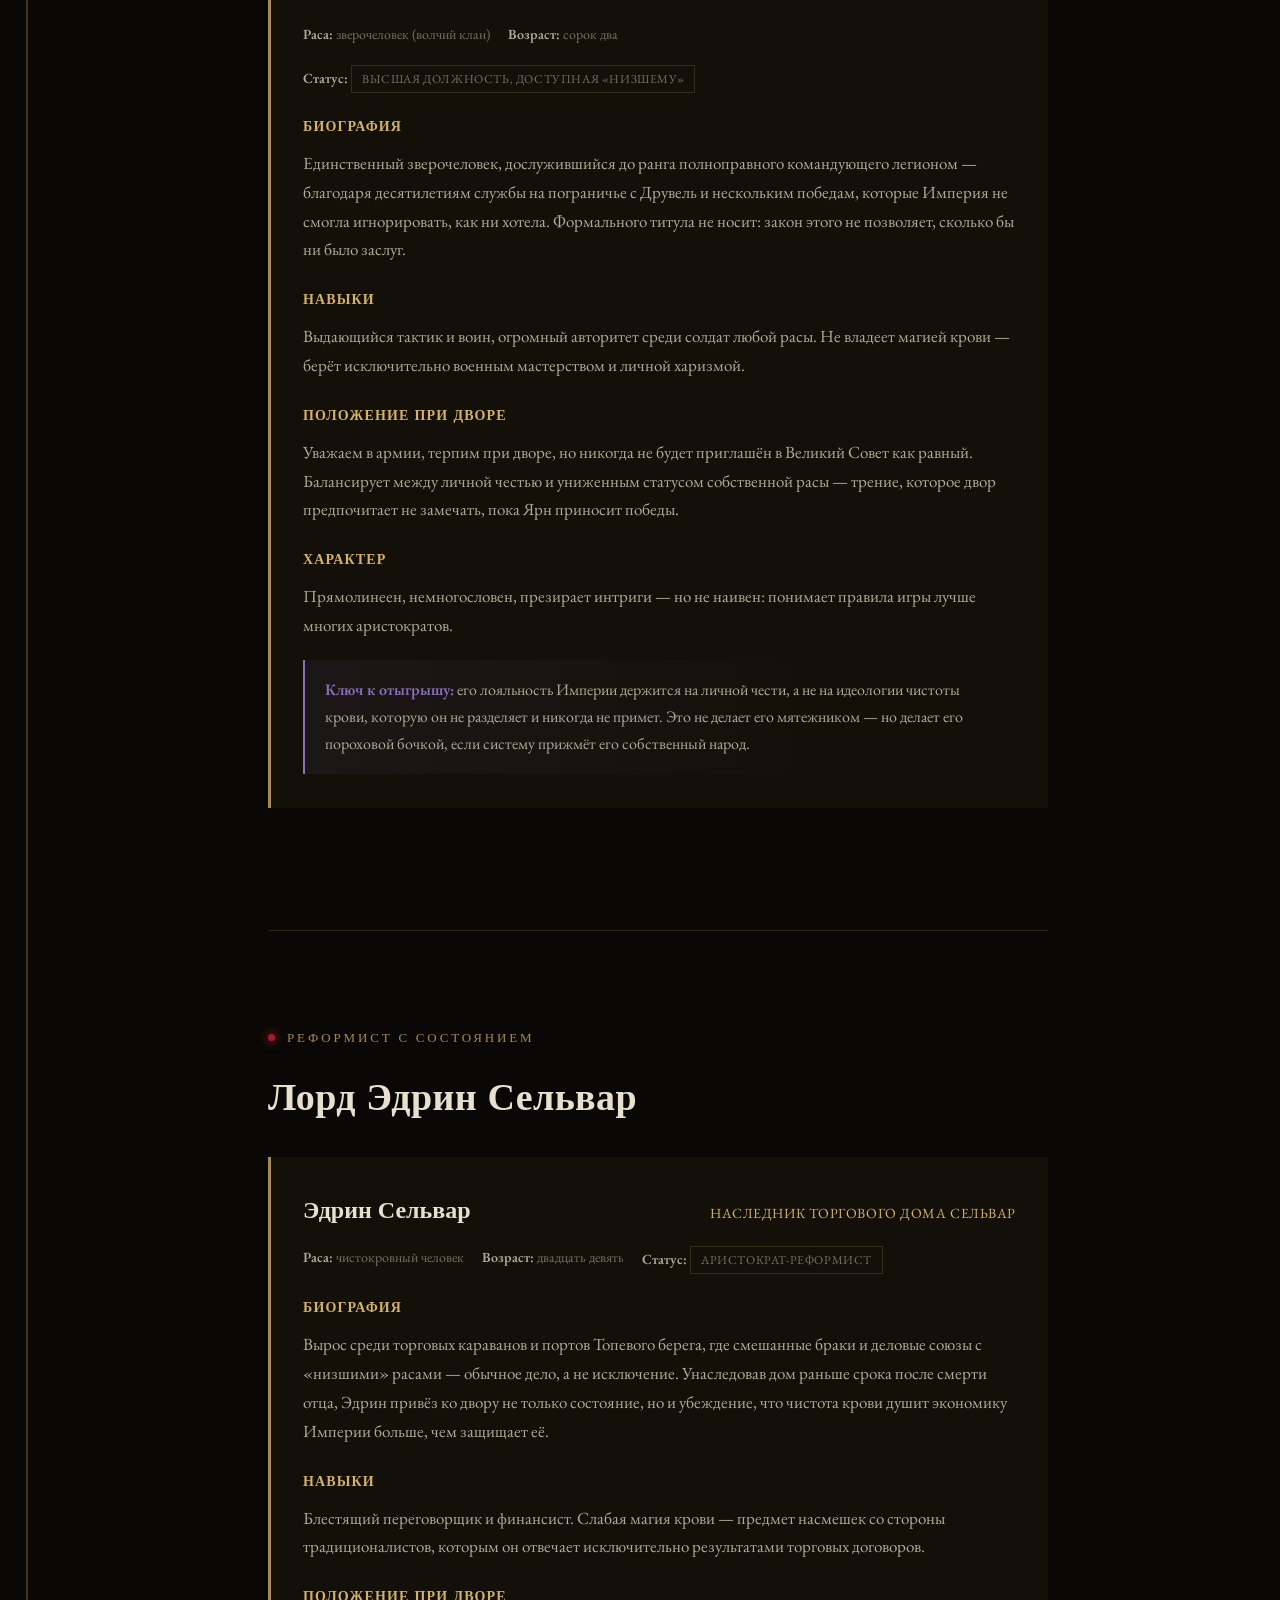
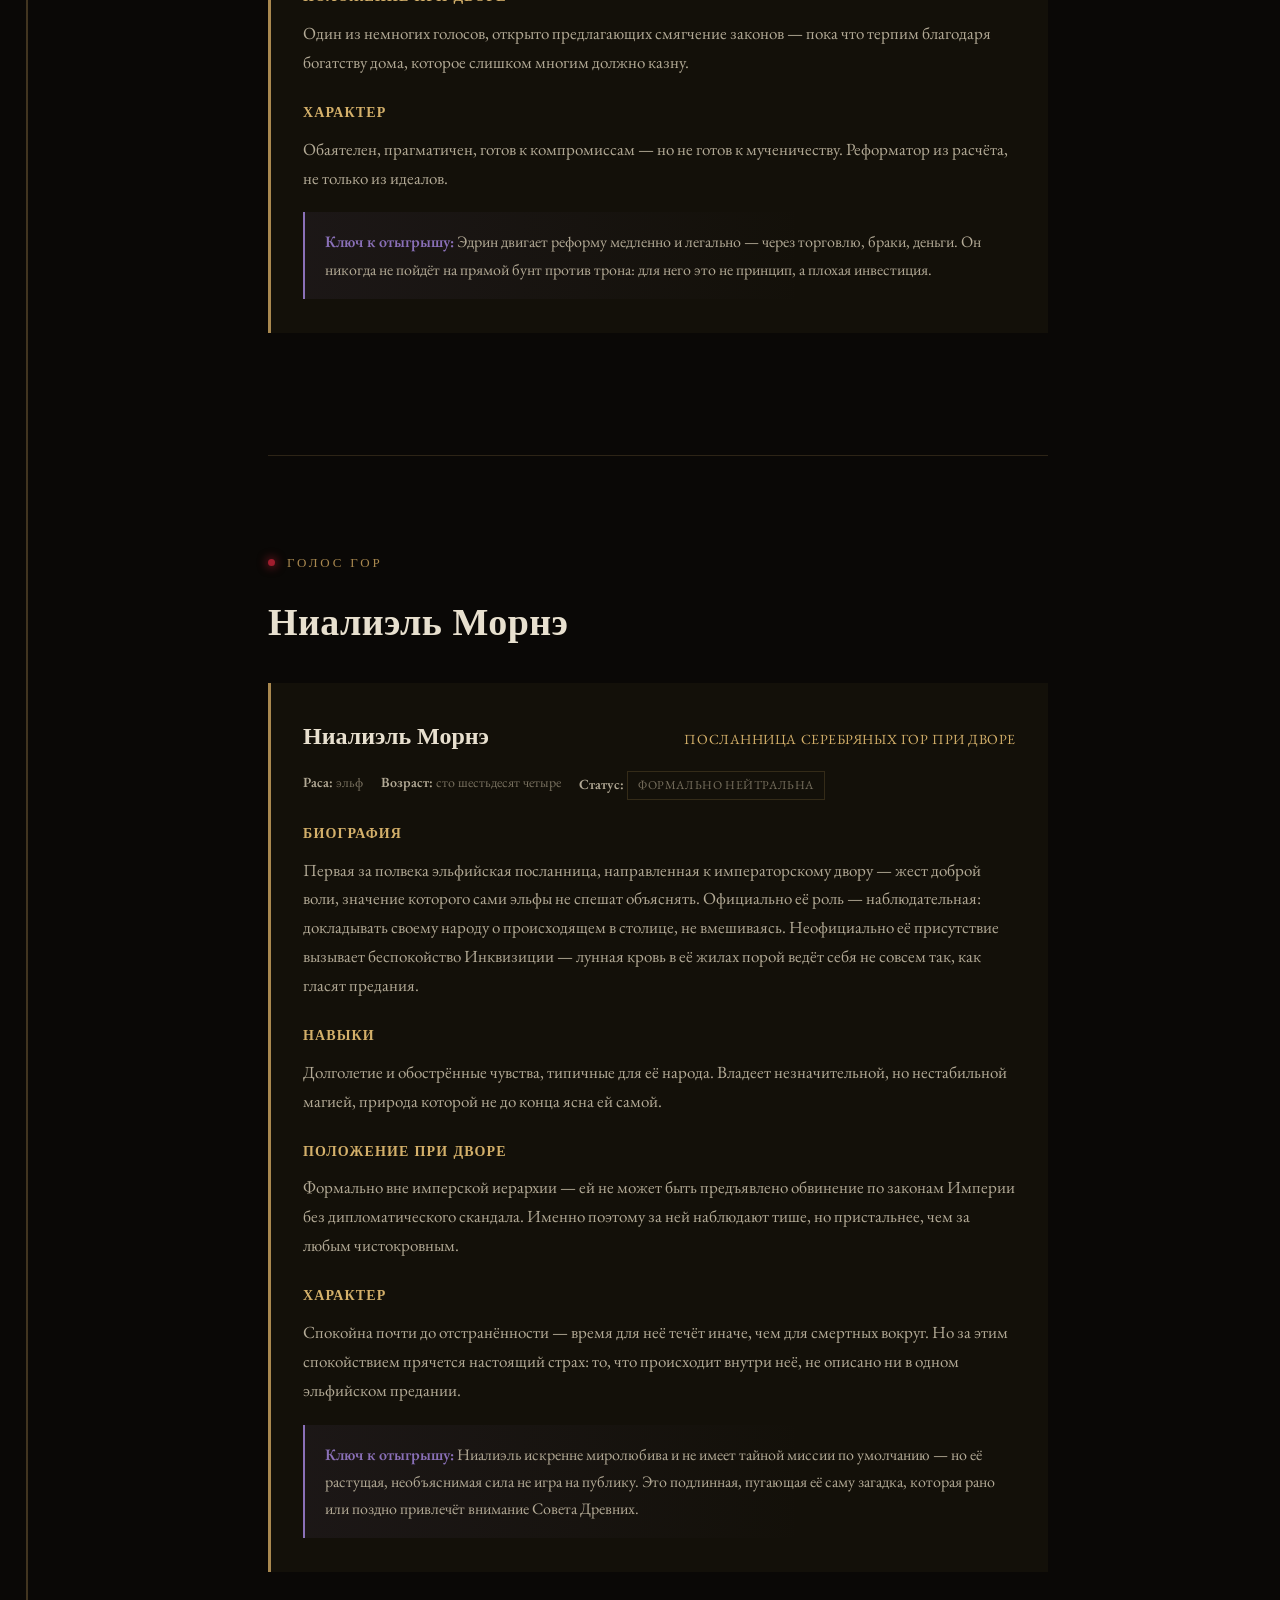
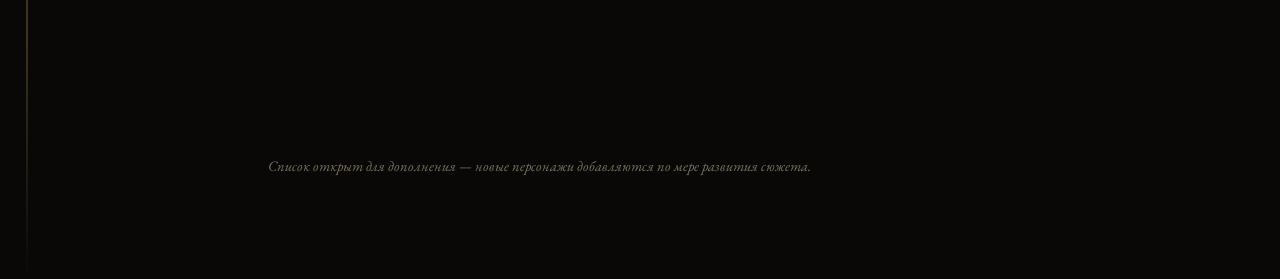
<file: personazhi.html>
<!DOCTYPE html>
<html lang="ru">
<head>
<link rel="apple-touch-icon" sizes="180x180" href="/apple-touch-icon.png">
<link rel="icon" type="image/png" sizes="32x32" href="/favicon-32x32.png">
<link rel="icon" type="image/png" sizes="16x16" href="/favicon-16x16.png">
<link rel="manifest" href="/site.webmanifest">
<meta charset="UTF-8">
<meta name="viewport" content="width=device-width, initial-scale=1.0">
<title>Персонажи — Империя Восходящей Крови</title>
<link rel="stylesheet" href="style.css">
<style>
.pchar{border-left:3px solid var(--gold); background:var(--bg-panel); padding:34px 32px; margin-bottom:26px;}
.pchar-head{display:flex; flex-wrap:wrap; align-items:baseline; justify-content:space-between; gap:10px; margin-bottom:6px;}
.pchar-name{font-family:var(--serif-display); font-size:24px; color:var(--bone); font-weight:600;}
.pchar-title{font-size:14px; letter-spacing:0.04em; color:var(--gold-bright); text-transform:uppercase;}
.pchar-meta{display:flex; flex-wrap:wrap; gap:18px; margin:14px 0 22px 0; font-size:14px; color:var(--muted);}
.pchar-meta span strong{color:var(--bone-dim); font-weight:600;}
.pchar h4{font-family:var(--serif-display); font-size:14px; letter-spacing:0.08em; text-transform:uppercase; color:var(--gold-bright); margin:24px 0 10px 0;}
.pchar h4:first-of-type{margin-top:0;}
.pchar p{font-size:17px; margin:0 0 10px 0;}
.canon-key{border-left:2px solid var(--violet-bright); background:linear-gradient(90deg, rgba(92,74,120,0.12), transparent 70%); padding:16px 20px; margin-top:20px; font-size:16px; color:var(--bone-dim);}
.canon-key strong{color:var(--violet-bright);}
.status-pill{display:inline-block; font-size:12px; letter-spacing:0.05em; padding:3px 10px; border:1px solid var(--line); color:var(--muted); text-transform:uppercase;}
</style>
</head>
<body>
<div class="site-wrap">
<div class="vein-wrap" aria-hidden="true"><div class="vein-line"></div><div class="vein-pulse"></div></div>

<div class="topnav">
  <a class="brand" href="index.html">ИВК · СВОД</a>
  <a class="link" href="siuzhet.html">Сюжет</a>
  <a class="link" href="imperator.html">Император</a>
  <a class="link" href="garem.html">Гарем</a>
  <a class="link" href="dvorets.html">Дворец</a>
  <a class="link" href="mir.html">Карта мира</a>
  <a class="link" href="imperiya.html">Устройство Империи</a>
  <a class="link" href="aristokratiya.html">Аристократия</a>
  <a class="link" href="zakony.html">Законы</a>
  <a class="link" href="kalendar.html">Календарь и вера</a>
  <a class="link active" href="personazhi.html">Персонажи</a>
</div>

<div class="page">

  <section class="pagehero">
    <div class="kicker">Раздел X</div>
    <h1>Сюжетные персонажи</h1>
    <p class="sub">Играбельные фигуры истории — кроме самого Императора, чья судьба ведётся отдельно.</p>
  </section>

  <section class="reveal">
    <div class="eyebrow">Как это работает</div>
    <h2>Отбор на понимание канона</h2>
    <p>Каждый из персонажей ниже — не шаблон, а сложившаяся личность со своей логикой поведения. Прежде чем взять роль, игрок должен понимать не только факты биографии, но и то, <em>почему</em> персонаж поступает именно так — это и проверяется на отборе. В конце каждой карточки — блок «Ключ к отыгрышу»: то, что нельзя нарушать, не разрушив персонажа.</p>
  </section>

  <!-- 1. Дариан Кассель -->
  <section class="reveal">
    <div class="eyebrow">Претендент в тени</div>
    <h2>Дариан Кассель</h2>

    <div class="pchar">
      <div class="pchar-head">
        <div class="pchar-name">Дариан Кассель</div>
        <div class="pchar-title">Сын покойной мачехи Императора</div>
      </div>
      <div class="pchar-meta">
        <span><strong>Раса:</strong> чистокровный человек</span>
        <span><strong>Возраст:</strong> на три года младше Императора</span>
        <span><strong>Статус:</strong> <span class="status-pill">Под негласным надзором</span></span>
      </div>

      <h4>Биография</h4>
      <p>Дариан рос в тени материнских амбиций, не подозревая большую часть детства, какую судьбу мать готовила ему и какой ценой. Его растили с убеждением, что трон принадлежит ему по праву большей любви родителей, — но не по праву крови. Когда план матери провалился и она погибла от собственного яда на глазах у сына, Дариан не получил ни один пост, ни одно обвинение. Император оставил его в живых и при дворе — жест, значение которого не разгадал никто, включая, возможно, самого Дариана.</p>

      <h4>Навыки</h4>
      <p>Хорошее образование, ораторское искусство, придворный этикет высшего уровня. Слабая военная подготовка — мать берегла его от рисков. Развитое чутьё на то, когда лучше промолчать.</p>

      <h4>Положение при дворе</h4>
      <p>Формально — обедневший наследник дома без реальной власти. Фактически — живой символ, вокруг которого могут сплотиться недовольные, желает он того или нет. Ему запрещено покидать столицу без дозволения трона.</p>

      <h4>Характер</h4>
      <p>Осторожен до пассивности. Не заговорщик по натуре — но и не готов отречься от собственного имени. Живёт с постоянным ощущением, что каждый его шаг оценивается, потому что так оно и есть.</p>

      <div class="canon-key"><strong>Ключ к отыгрышу:</strong> Дариан не плетёт заговор — он выживает. Любое действие, идущее на прямую конфронтацию с Императором, должно даваться ему через страх, а не через амбицию. Он может стать оружием чужих планов — но почти никогда не является их автором.</div>
    </div>
  </section>

  <!-- 2. Ирсана Вейл -->
  <section class="reveal">
    <div class="eyebrow">Хранительница золотой клетки</div>
    <h2>Леди Ирсана Вейл</h2>

    <div class="pchar">
      <div class="pchar-head">
        <div class="pchar-name">Ирсана Вейл</div>
        <div class="pchar-title">Верховная Смотрительница Гарема</div>
      </div>
      <div class="pchar-meta">
        <span><strong>Раса:</strong> чистокровная, дом без титула</span>
        <span><strong>Возраст:</strong> около пятидесяти пяти</span>
        <span><strong>Статус:</strong> <span class="status-pill">Доверенное лицо трона</span></span>
      </div>

      <h4>Биография</h4>
      <p>Бывшая наложница предыдущего Императора, пережившая двух правителей и десятки дворцовых чисток именно потому, что никогда не рвалась в фаворитки. Нынешним Императором была лично назначена на пост Смотрительницы — редкий случай, когда он доверил кому-то реальную власть, пусть и ограниченную.</p>

      <h4>Навыки</h4>
      <p>Непревзойдённое знание дворцового этикета и человеческой природы. Способность читать людей по мелочам — взгляду, паузе, порядку слов. Формально не обучена бою, но имеет доступ к личной охране гарема.</p>

      <h4>Положение при дворе</h4>
      <p>Единолично управляет внутренним распорядком гарема и назначает наказания за бытовые нарушения. Не имеет права голоса в большой политике — но именно через неё проходит вся неофициальная информация о настроениях внутри гарема.</p>

      <h4>Характер</h4>
      <p>Строга без жестокости, справедлива без сентиментальности. Не питает иллюзий насчёт того, что её место — тоже клетка, просто с ключами в её собственных руках.</p>

      <div class="canon-key"><strong>Ключ к отыгрышу:</strong> её власть реальна только внутри гарема и заканчивается точно там, где начинается личный интерес Императора. Она никогда не защищает наложницу от воли трона — только от хаоса, который создают друг другу сами наложницы.</div>
    </div>
  </section>

  <!-- 3. Инквизитор Мерейн Дхол -->
  <section class="reveal">
    <div class="eyebrow">Охотник за изменой</div>
    <h2>Инквизитор Мерейн Дхол</h2>

    <div class="pchar">
      <div class="pchar-head">
        <div class="pchar-name">Мерейн Дхол</div>
        <div class="pchar-title">Верховный Инквизитор Империи</div>
      </div>
      <div class="pchar-meta">
        <span><strong>Раса:</strong> чистокровный человек</span>
        <span><strong>Возраст:</strong> порядка ста двадцати (магия крови сильна)</span>
        <span><strong>Статус:</strong> <span class="status-pill">Государственная должность</span></span>
      </div>

      <h4>Биография</h4>
      <p>Дхол занимает пост Инквизитора уже три царствования подряд — редкость, объясняемая исключительно тем, что ни один из Императоров не нашёл повода усомниться в его беспощадной эффективности. Именно его служба выявляет случаи «недопустимой» силы у простолюдинов и ведёт розыск последователей Культа Пробуждённых.</p>

      <h4>Навыки</h4>
      <p>Сильная магия крови, специализированная на выявлении лжи и сокрытой силы. Обширная агентурная сеть за пределами дворца. Юридически подкован — умеет обходить формальности закона, не нарушая его буквы.</p>

      <h4>Положение при дворе</h4>
      <p>Подчиняется напрямую Императору, минуя Канцлера — что делает его одной из самых независимых фигур при дворе и одновременно одной из самых опасаемых.</p>

      <h4>Характер</h4>
      <p>Убеждённый сторонник системы чистоты крови — не из ненависти к «низшим», а из искренней веры в то, что порядок важнее личных судеб. Хладнокровен почти до безразличия.</p>

      <div class="canon-key"><strong>Ключ к отыгрышу:</strong> Дхол не жесток напоказ и не наслаждается казнями — он методичен. Его правота всегда обоснована с точки зрения закона, даже когда результат чудовищен. Он не действует из личной злобы никогда.</div>
    </div>
  </section>

  <!-- 4. Генерал Кроу Ярн -->
  <section class="reveal">
    <div class="eyebrow">Клинок на границе</div>
    <h2>Генерал Кроу Ярн</h2>

    <div class="pchar">
      <div class="pchar-head">
        <div class="pchar-name">Кроу Ярн</div>
        <div class="pchar-title">Мастер Легионов западной границы</div>
      </div>
      <div class="pchar-meta">
        <span><strong>Раса:</strong> зверочеловек (волчий клан)</span>
        <span><strong>Возраст:</strong> сорок два</span>
        <span><strong>Статус:</strong> <span class="status-pill">Высшая должность, доступная «низшему»</span></span>
      </div>

      <h4>Биография</h4>
      <p>Единственный зверочеловек, дослужившийся до ранга полноправного командующего легионом — благодаря десятилетиям службы на пограничье с Друвель и нескольким победам, которые Империя не смогла игнорировать, как ни хотела. Формального титула не носит: закон этого не позволяет, сколько бы ни было заслуг.</p>

      <h4>Навыки</h4>
      <p>Выдающийся тактик и воин, огромный авторитет среди солдат любой расы. Не владеет магией крови — берёт исключительно военным мастерством и личной харизмой.</p>

      <h4>Положение при дворе</h4>
      <p>Уважаем в армии, терпим при дворе, но никогда не будет приглашён в Великий Совет как равный. Балансирует между личной честью и униженным статусом собственной расы — трение, которое двор предпочитает не замечать, пока Ярн приносит победы.</p>

      <h4>Характер</h4>
      <p>Прямолинеен, немногословен, презирает интриги — но не наивен: понимает правила игры лучше многих аристократов.</p>

      <div class="canon-key"><strong>Ключ к отыгрышу:</strong> его лояльность Империи держится на личной чести, а не на идеологии чистоты крови, которую он не разделяет и никогда не примет. Это не делает его мятежником — но делает его пороховой бочкой, если систему прижмёт его собственный народ.</div>
    </div>
  </section>

  <!-- 5. Лорд Эдрин Сельвар -->
  <section class="reveal">
    <div class="eyebrow">Реформист с состоянием</div>
    <h2>Лорд Эдрин Сельвар</h2>

    <div class="pchar">
      <div class="pchar-head">
        <div class="pchar-name">Эдрин Сельвар</div>
        <div class="pchar-title">Наследник торгового Дома Сельвар</div>
      </div>
      <div class="pchar-meta">
        <span><strong>Раса:</strong> чистокровный человек</span>
        <span><strong>Возраст:</strong> двадцать девять</span>
        <span><strong>Статус:</strong> <span class="status-pill">Аристократ-реформист</span></span>
      </div>

      <h4>Биография</h4>
      <p>Вырос среди торговых караванов и портов Топевого берега, где смешанные браки и деловые союзы с «низшими» расами — обычное дело, а не исключение. Унаследовав дом раньше срока после смерти отца, Эдрин привёз ко двору не только состояние, но и убеждение, что чистота крови душит экономику Империи больше, чем защищает её.</p>

      <h4>Навыки</h4>
      <p>Блестящий переговорщик и финансист. Слабая магия крови — предмет насмешек со стороны традиционалистов, которым он отвечает исключительно результатами торговых договоров.</p>

      <h4>Положение при дворе</h4>
      <p>Один из немногих голосов, открыто предлагающих смягчение законов — пока что терпим благодаря богатству дома, которое слишком многим должно казну.</p>

      <h4>Характер</h4>
      <p>Обаятелен, прагматичен, готов к компромиссам — но не готов к мученичеству. Реформатор из расчёта, не только из идеалов.</p>

      <div class="canon-key"><strong>Ключ к отыгрышу:</strong> Эдрин двигает реформу медленно и легально — через торговлю, браки, деньги. Он никогда не пойдёт на прямой бунт против трона: для него это не принцип, а плохая инвестиция.</div>
    </div>
  </section>

  <!-- 6. Ниалиэль Морнэ -->
  <section class="reveal">
    <div class="eyebrow">Голос гор</div>
    <h2>Ниалиэль Морнэ</h2>

    <div class="pchar">
      <div class="pchar-head">
        <div class="pchar-name">Ниалиэль Морнэ</div>
        <div class="pchar-title">Посланница Серебряных гор при дворе</div>
      </div>
      <div class="pchar-meta">
        <span><strong>Раса:</strong> эльф</span>
        <span><strong>Возраст:</strong> сто шестьдесят четыре</span>
        <span><strong>Статус:</strong> <span class="status-pill">Формально нейтральна</span></span>
      </div>

      <h4>Биография</h4>
      <p>Первая за полвека эльфийская посланница, направленная к императорскому двору — жест доброй воли, значение которого сами эльфы не спешат объяснять. Официально её роль — наблюдательная: докладывать своему народу о происходящем в столице, не вмешиваясь. Неофициально её присутствие вызывает беспокойство Инквизиции — лунная кровь в её жилах порой ведёт себя не совсем так, как гласят предания.</p>

      <h4>Навыки</h4>
      <p>Долголетие и обострённые чувства, типичные для её народа. Владеет незначительной, но нестабильной магией, природа которой не до конца ясна ей самой.</p>

      <h4>Положение при дворе</h4>
      <p>Формально вне имперской иерархии — ей не может быть предъявлено обвинение по законам Империи без дипломатического скандала. Именно поэтому за ней наблюдают тише, но пристальнее, чем за любым чистокровным.</p>

      <h4>Характер</h4>
      <p>Спокойна почти до отстранённости — время для неё течёт иначе, чем для смертных вокруг. Но за этим спокойствием прячется настоящий страх: то, что происходит внутри неё, не описано ни в одном эльфийском предании.</p>

      <div class="canon-key"><strong>Ключ к отыгрышу:</strong> Ниалиэль искренне миролюбива и не имеет тайной миссии по умолчанию — но её растущая, необъяснимая сила не игра на публику. Это подлинная, пугающая её саму загадка, которая рано или поздно привлечёт внимание Совета Древних.</div>
    </div>
  </section>

  <footer>Список открыт для дополнения — новые персонажи добавляются по мере развития сюжета.</footer>
</div>

</div>
<script src="script.js"></script>
</body>
</html>
</file>
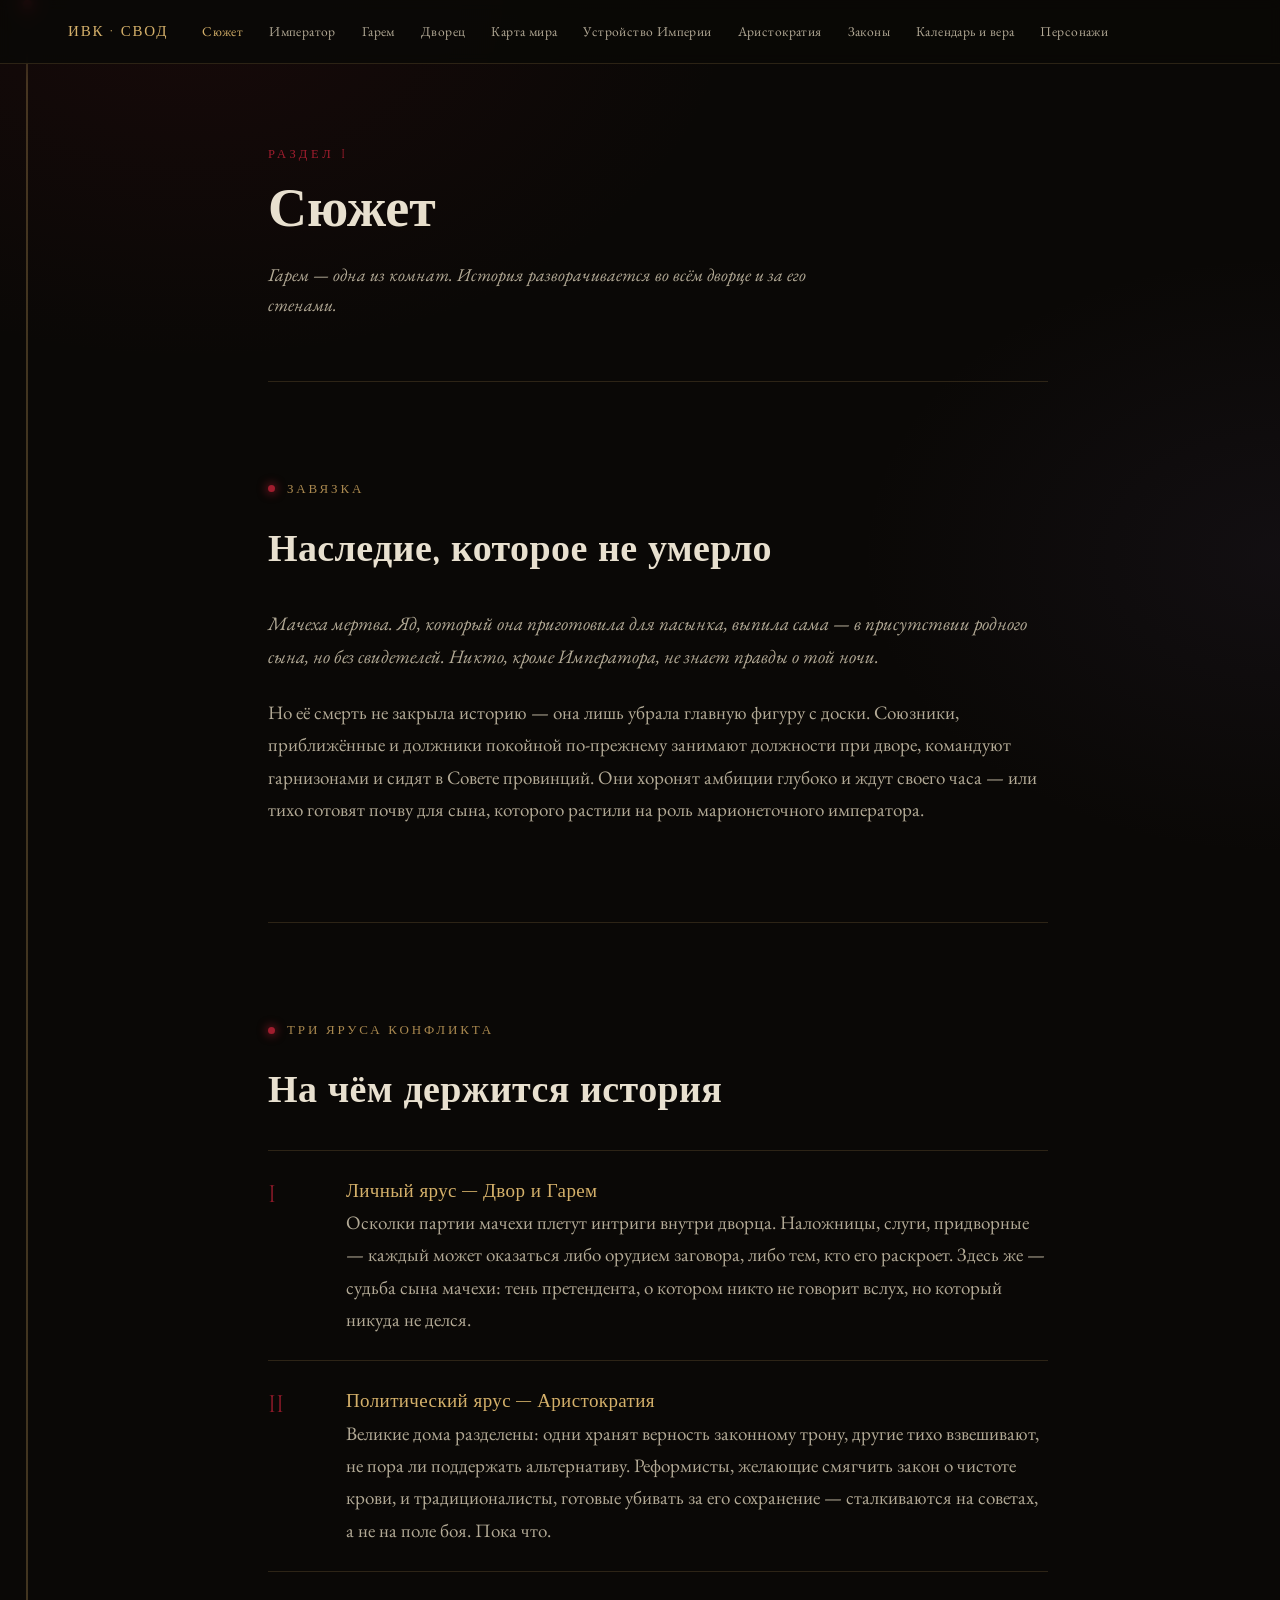
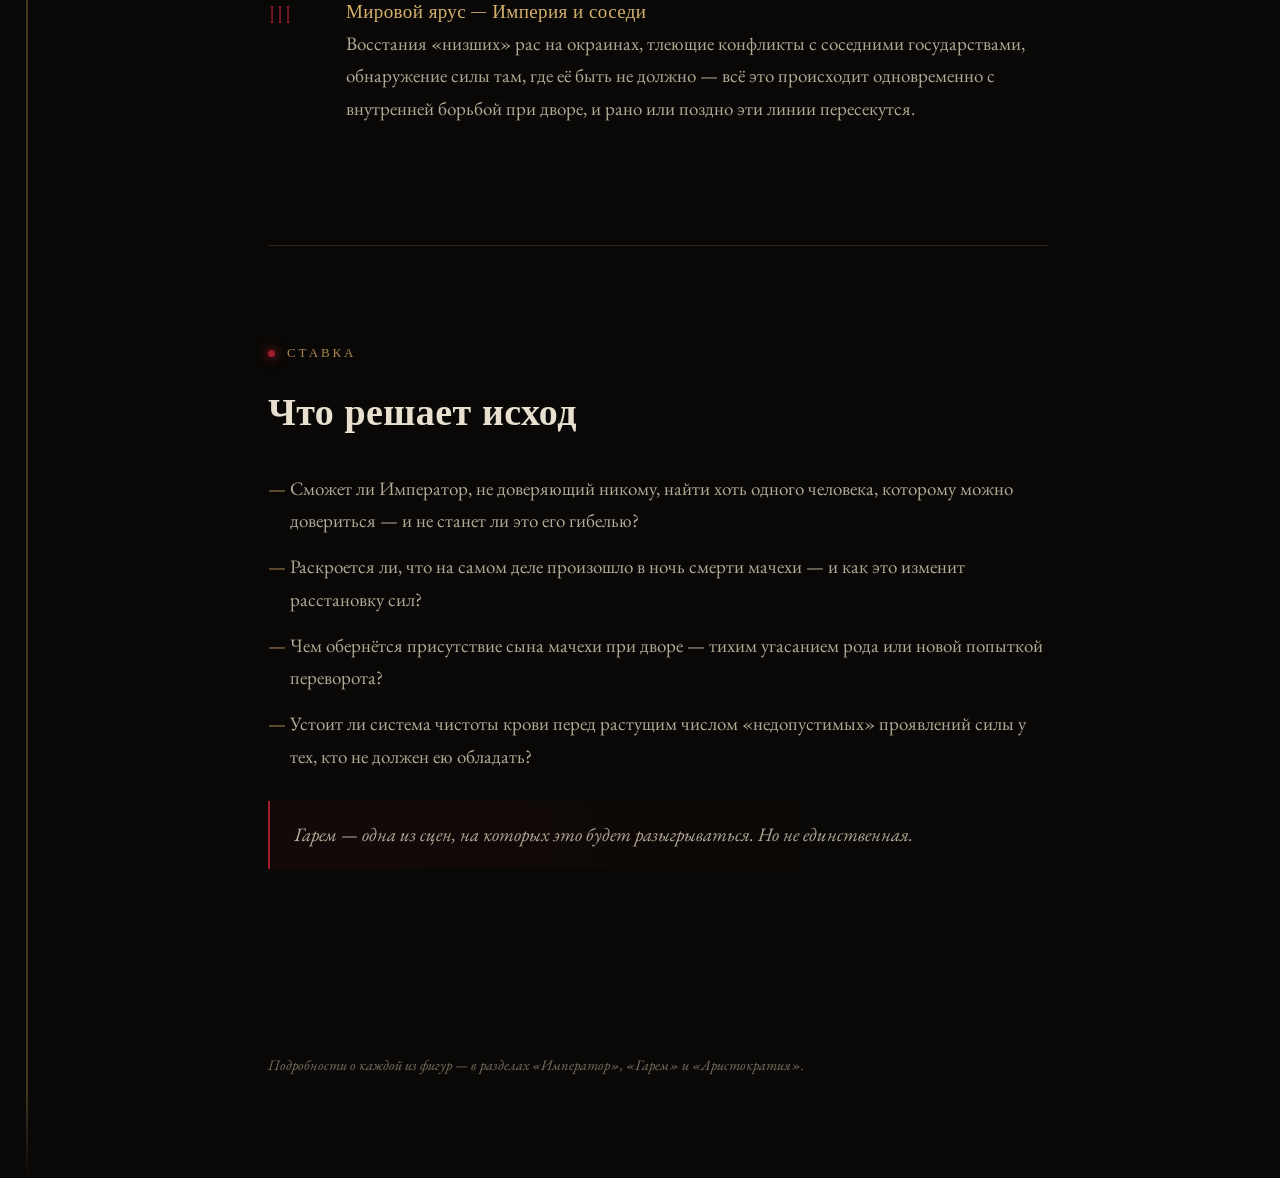
<file: siuzhet.html>
<!DOCTYPE html>
<html lang="ru">
<head>
<link rel="apple-touch-icon" sizes="180x180" href="/apple-touch-icon.png">
<link rel="icon" type="image/png" sizes="32x32" href="/favicon-32x32.png">
<link rel="icon" type="image/png" sizes="16x16" href="/favicon-16x16.png">
<link rel="manifest" href="/site.webmanifest">
<meta charset="UTF-8">
<meta name="viewport" content="width=device-width, initial-scale=1.0">
<title>Сюжет — Империя Восходящей Крови</title>
<link rel="stylesheet" href="style.css">
</head>
<body>
<div class="site-wrap">
<div class="vein-wrap" aria-hidden="true"><div class="vein-line"></div><div class="vein-pulse"></div></div>

<div class="topnav">
  <a class="brand" href="index.html">ИВК · СВОД</a>
  <a class="link active" href="siuzhet.html">Сюжет</a>
  <a class="link" href="imperator.html">Император</a>
  <a class="link" href="garem.html">Гарем</a>
  <a class="link" href="dvorets.html">Дворец</a>
  <a class="link" href="mir.html">Карта мира</a>
  <a class="link" href="imperiya.html">Устройство Империи</a>
  <a class="link" href="aristokratiya.html">Аристократия</a>
  <a class="link" href="zakony.html">Законы</a>
  <a class="link" href="kalendar.html">Календарь и вера</a>
  <a class="link" href="personazhi.html">Персонажи</a>
</div>

<div class="page">

  <section class="pagehero">
    <div class="kicker">Раздел I</div>
    <h1>Сюжет</h1>
    <p class="sub">Гарем — одна из комнат. История разворачивается во всём дворце и за его стенами.</p>
  </section>

  <section class="reveal">
    <div class="eyebrow">Завязка</div>
    <h2>Наследие, которое не умерло</h2>
    <p class="blood-text">Мачеха мертва. Яд, который она приготовила для пасынка, выпила сама — в присутствии родного сына, но без свидетелей. Никто, кроме Императора, не знает правды о той ночи.</p>
    <p style="margin-top:24px;">Но её смерть не закрыла историю — она лишь убрала главную фигуру с доски. Союзники, приближённые и должники покойной по-прежнему занимают должности при дворе, командуют гарнизонами и сидят в Совете провинций. Они хоронят амбиции глубоко и ждут своего часа — или тихо готовят почву для сына, которого растили на роль марионеточного императора.</p>
  </section>

  <section class="reveal">
    <div class="eyebrow">Три яруса конфликта</div>
    <h2>На чём держится история</h2>
    <div class="tier">
      <div class="tier-mark">I</div>
      <div><h3>Личный ярус — Двор и Гарем</h3>
      <p>Осколки партии мачехи плетут интриги внутри дворца. Наложницы, слуги, придворные — каждый может оказаться либо орудием заговора, либо тем, кто его раскроет. Здесь же — судьба сына мачехи: тень претендента, о котором никто не говорит вслух, но который никуда не делся.</p></div>
    </div>
    <div class="tier">
      <div class="tier-mark">II</div>
      <div><h3>Политический ярус — Аристократия</h3>
      <p>Великие дома разделены: одни хранят верность законному трону, другие тихо взвешивают, не пора ли поддержать альтернативу. Реформисты, желающие смягчить закон о чистоте крови, и традиционалисты, готовые убивать за его сохранение — сталкиваются на советах, а не на поле боя. Пока что.</p></div>
    </div>
    <div class="tier">
      <div class="tier-mark">III</div>
      <div><h3>Мировой ярус — Империя и соседи</h3>
      <p>Восстания «низших» рас на окраинах, тлеющие конфликты с соседними государствами, обнаружение силы там, где её быть не должно — всё это происходит одновременно с внутренней борьбой при дворе, и рано или поздно эти линии пересекутся.</p></div>
    </div>
  </section>

  <section class="reveal">
    <div class="eyebrow">Ставка</div>
    <h2>Что решает исход</h2>
    <ul class="plain">
      <li>Сможет ли Император, не доверяющий никому, найти хоть одного человека, которому можно довериться — и не станет ли это его гибелью?</li>
      <li>Раскроется ли, что на самом деле произошло в ночь смерти мачехи — и как это изменит расстановку сил?</li>
      <li>Чем обернётся присутствие сына мачехи при дворе — тихим угасанием рода или новой попыткой переворота?</li>
      <li>Устоит ли система чистоты крови перед растущим числом «недопустимых» проявлений силы у тех, кто не должен ею обладать?</li>
    </ul>
    <div class="callout">Гарем — одна из сцен, на которых это будет разыгрываться. Но не единственная.</div>
  </section>

  <footer>Подробности о каждой из фигур — в разделах «Император», «Гарем» и «Аристократия».</footer>
</div>

</div>
<script src="script.js"></script>
</body>
</html>
</file>
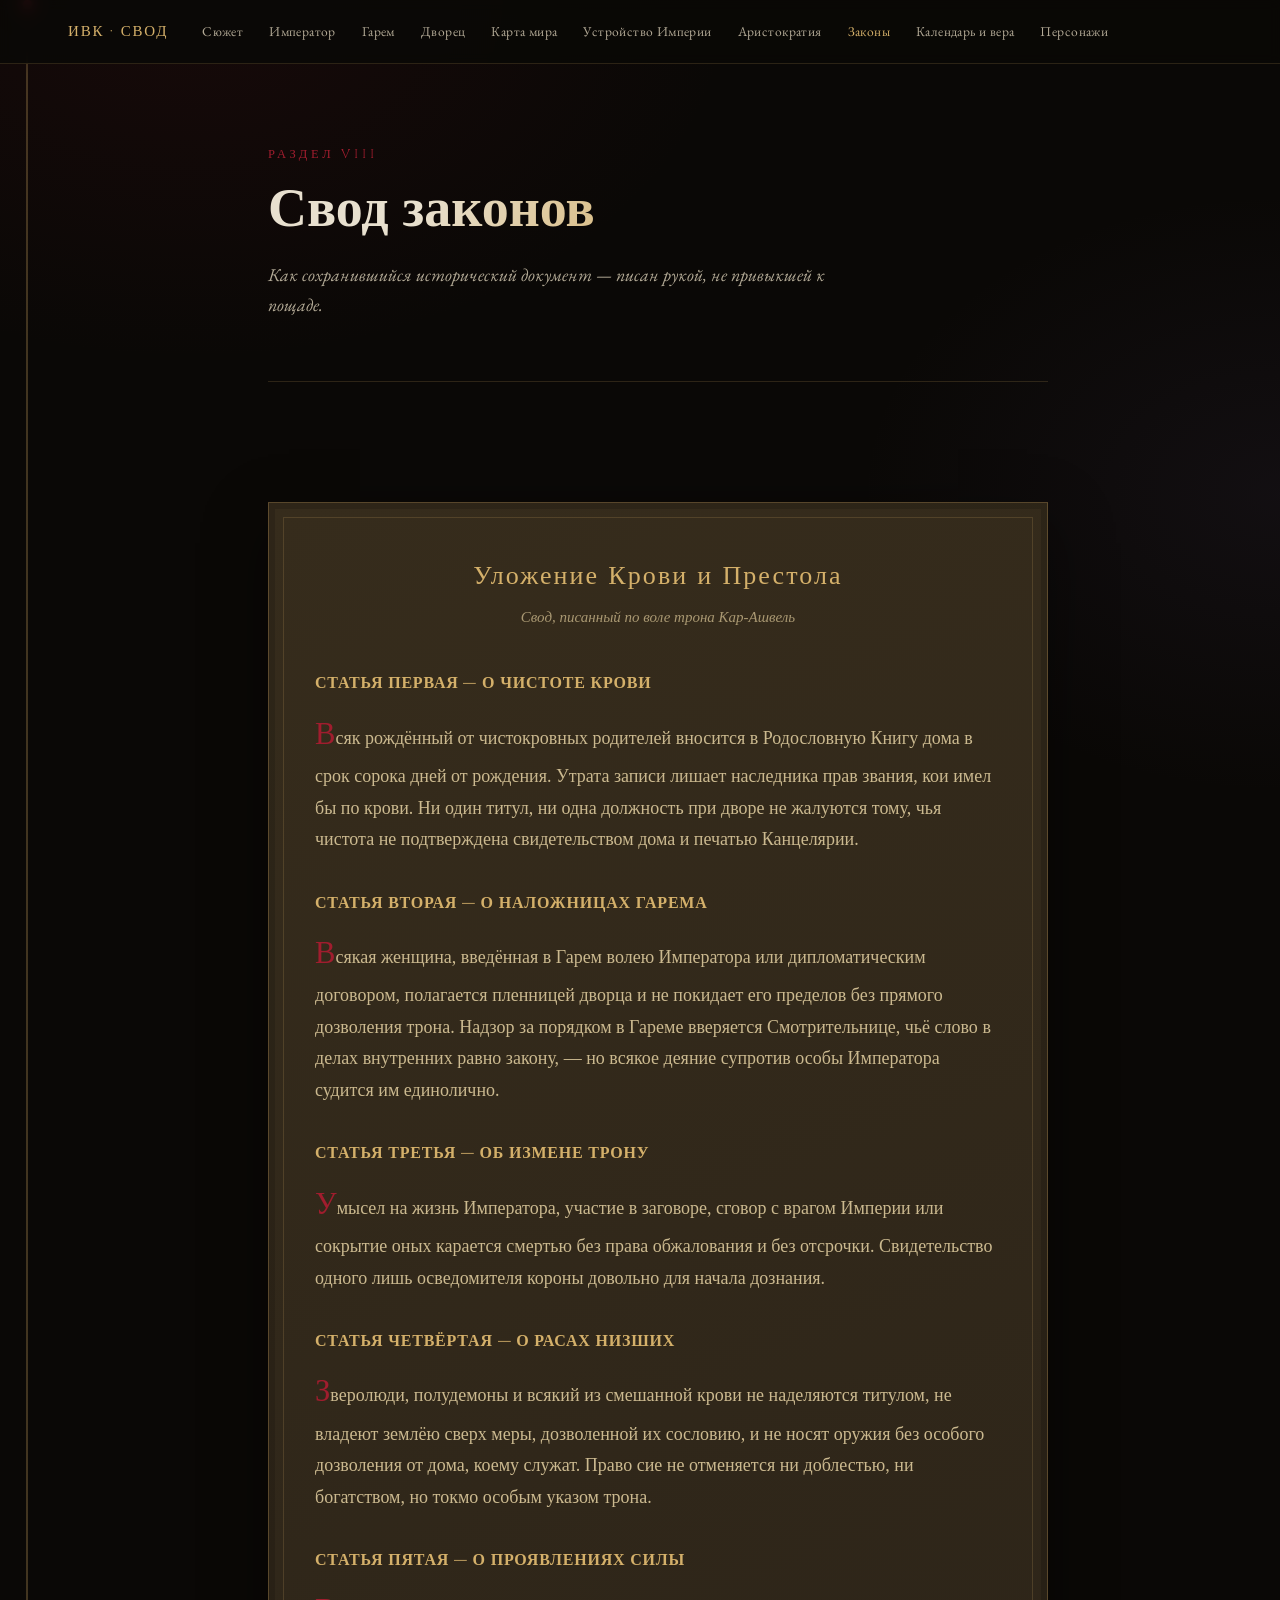
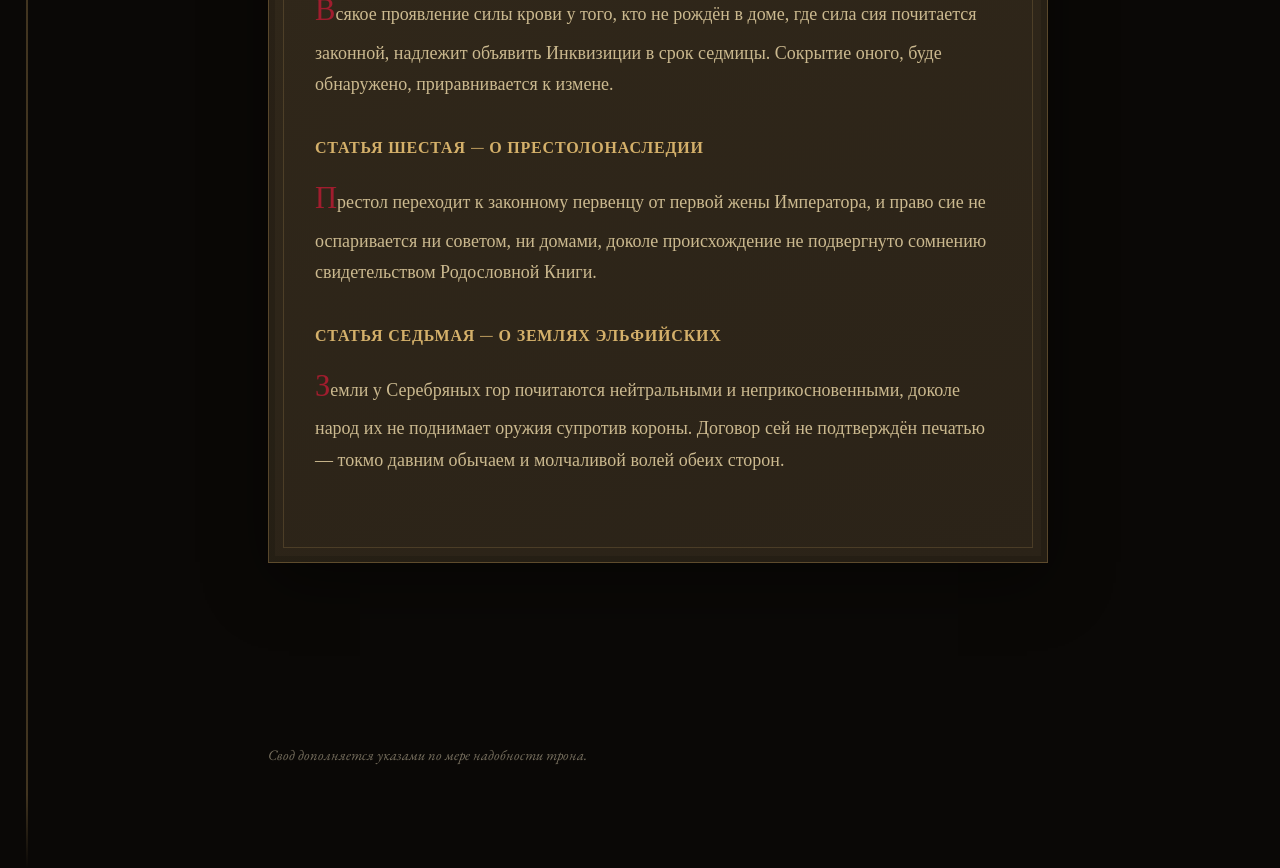
<file: zakony.html>
<!DOCTYPE html>
<html lang="ru">
<head>
<link rel="apple-touch-icon" sizes="180x180" href="/apple-touch-icon.png">
<link rel="icon" type="image/png" sizes="32x32" href="/favicon-32x32.png">
<link rel="icon" type="image/png" sizes="16x16" href="/favicon-16x16.png">
<link rel="manifest" href="/site.webmanifest">
<meta charset="UTF-8">
<meta name="viewport" content="width=device-width, initial-scale=1.0">
<title>Свод законов — Империя Восходящей Крови</title>
<link rel="stylesheet" href="style.css">
</head>
<body>
<div class="site-wrap">
<div class="vein-wrap" aria-hidden="true"><div class="vein-line"></div><div class="vein-pulse"></div></div>

<div class="topnav">
  <a class="brand" href="index.html">ИВК · СВОД</a>
  <a class="link" href="siuzhet.html">Сюжет</a>
  <a class="link" href="imperator.html">Император</a>
  <a class="link" href="garem.html">Гарем</a>
  <a class="link" href="dvorets.html">Дворец</a>
  <a class="link" href="mir.html">Карта мира</a>
  <a class="link" href="imperiya.html">Устройство Империи</a>
  <a class="link" href="aristokratiya.html">Аристократия</a>
  <a class="link active" href="zakony.html">Законы</a>
  <a class="link" href="kalendar.html">Календарь и вера</a>
  <a class="link" href="personazhi.html">Персонажи</a>
</div>

<div class="page">

  <section class="pagehero">
    <div class="kicker">Раздел VIII</div>
    <h1>Свод законов</h1>
    <p class="sub">Как сохранившийся исторический документ — писан рукой, не привыкшей к пощаде.</p>
  </section>

  <section class="reveal">
    <div class="scroll-frame">
      <div class="scroll-title">Уложение Крови и Престола</div>
      <div class="scroll-sub">Свод, писанный по воле трона Кар-Ашвель</div>

      <div class="article">
        <h4>Статья Первая — О чистоте крови</h4>
        <p>Всяк рождённый от чистокровных родителей вносится в Родословную Книгу дома в срок сорока дней от рождения. Утрата записи лишает наследника прав звания, кои имел бы по крови. Ни один титул, ни одна должность при дворе не жалуются тому, чья чистота не подтверждена свидетельством дома и печатью Канцелярии.</p>
      </div>

      <div class="article">
        <h4>Статья Вторая — О наложницах Гарема</h4>
        <p>Всякая женщина, введённая в Гарем волею Императора или дипломатическим договором, полагается пленницей дворца и не покидает его пределов без прямого дозволения трона. Надзор за порядком в Гареме вверяется Смотрительнице, чьё слово в делах внутренних равно закону, — но всякое деяние супротив особы Императора судится им единолично.</p>
      </div>

      <div class="article">
        <h4>Статья Третья — Об измене трону</h4>
        <p>Умысел на жизнь Императора, участие в заговоре, сговор с врагом Империи или сокрытие оных карается смертью без права обжалования и без отсрочки. Свидетельство одного лишь осведомителя короны довольно для начала дознания.</p>
      </div>

      <div class="article">
        <h4>Статья Четвёртая — О расах низших</h4>
        <p>Зверолюди, полудемоны и всякий из смешанной крови не наделяются титулом, не владеют землёю сверх меры, дозволенной их сословию, и не носят оружия без особого дозволения от дома, коему служат. Право сие не отменяется ни доблестью, ни богатством, но токмо особым указом трона.</p>
      </div>

      <div class="article">
        <h4>Статья Пятая — О проявлениях силы</h4>
        <p>Всякое проявление силы крови у того, кто не рождён в доме, где сила сия почитается законной, надлежит объявить Инквизиции в срок седмицы. Сокрытие оного, буде обнаружено, приравнивается к измене.</p>
      </div>

      <div class="article">
        <h4>Статья Шестая — О престолонаследии</h4>
        <p>Престол переходит к законному первенцу от первой жены Императора, и право сие не оспаривается ни советом, ни домами, доколе происхождение не подвергнуто сомнению свидетельством Родословной Книги.</p>
      </div>

      <div class="article">
        <h4>Статья Седьмая — О землях эльфийских</h4>
        <p>Земли у Серебряных гор почитаются нейтральными и неприкосновенными, доколе народ их не поднимает оружия супротив короны. Договор сей не подтверждён печатью — токмо давним обычаем и молчаливой волей обеих сторон.</p>
      </div>
    </div>
  </section>

  <footer>Свод дополняется указами по мере надобности трона.</footer>
</div>

</div>
<script src="script.js"></script>
</body>
</html>
</file>
<file: style.css>
@import url('https://fonts.googleapis.com/css2?family=Cinzel:wght@400;500;600;800&family=EB+Garamond:ital,wght@0,400;0,500;0,600;1,400&family=IM+Fell+English:ital@0;1&display=swap');

:root{
  --bg:            #0a0806;
  --bg-panel:      #131009;
  --bg-panel-2:    #1a1510;
  --blood:         #6e1420;
  --blood-bright:  #a01d2e;
  --gold:          #a9884f;
  --gold-bright:   #d4b06a;
  --bone:          #e8e0cf;
  --bone-dim:      #b3aa96;
  --muted:         #78705f;
  --violet:        #5c4a78;
  --violet-bright: #8a70b8;
  --moon:          #a8bdd0;
  --line:          rgba(169,136,79,0.22);
  --parchment:     #2b2318;
  --parchment-2:   #362c1c;
  --serif-display: 'Cinzel', serif;
  --serif-body:    'EB Garamond', serif;
  --serif-scroll:  'IM Fell English', serif;
}
*{box-sizing:border-box;}
html{scroll-behavior:smooth;}
body{
  margin:0;
  background:
    radial-gradient(ellipse 900px 600px at 15% 0%, rgba(110,20,32,0.13), transparent 60%),
    radial-gradient(ellipse 700px 500px at 100% 20%, rgba(92,74,120,0.10), transparent 60%),
    var(--bg);
  color:var(--bone);
  font-family:var(--serif-body);
  font-size:19px;
  line-height:1.7;
  overflow-x:hidden;
  word-break:normal;
  overflow-wrap:normal;
  hyphens:none;
}
p, li, h1, h2, h3, h4, .callout, .hoverword, .bw-char{
  word-break:normal;
  overflow-wrap:normal;
  hyphens:none;
}
::selection{background:var(--blood-bright); color:var(--bone);}
@media (prefers-reduced-motion: reduce){
  *{animation-duration:0.001s !important; animation-iteration-count:1 !important; transition-duration:0.001s !important; scroll-behavior:auto !important;}
}

.site-wrap{position:relative;}

/* hover glow on all body text */
.hoverword{transition:color 0.28s ease, text-shadow 0.28s ease; cursor:default;}
.hoverword:hover{
  color:var(--blood-bright);
  text-shadow:0 0 8px rgba(160,29,46,0.6), 0 0 20px rgba(160,29,46,0.28);
}
.scroll-frame .hoverword:hover{
  color:#ff5a63;
  text-shadow:0 0 8px rgba(255,90,99,0.55), 0 0 18px rgba(255,90,99,0.25);
}
/* vein */
.vein-wrap{position:absolute; left:26px; top:0; bottom:0; width:2px; z-index:1; pointer-events:none;}
.vein-line{position:absolute; left:0; top:0; width:2px; height:100%;
  background:linear-gradient(to bottom, transparent 0%, rgba(169,136,79,0.35) 3%, rgba(169,136,79,0.35) 97%, transparent 100%);}
.vein-pulse{position:absolute; left:50%; width:9px; height:9px; margin-left:-4.5px; border-radius:50%;
  background:var(--blood-bright); box-shadow:0 0 10px 3px rgba(160,29,46,0.65), 0 0 22px 8px rgba(160,29,46,0.25);
  animation:flow 9s linear infinite;}
@keyframes flow{0%{top:0%;opacity:0;}4%{opacity:1;}96%{opacity:1;}100%{top:100%;opacity:0;}}
@media (max-width:780px){.vein-wrap{left:12px;}}

/* topnav */
.topnav{
  position:sticky; top:0; z-index:50;
  background:rgba(10,8,6,0.88);
  backdrop-filter:blur(6px);
  border-bottom:1px solid var(--line);
  display:flex; align-items:center; gap:6px;
  padding:14px 24px 14px 68px;
  overflow-x:auto;
  white-space:nowrap;
}
@media (max-width:780px){.topnav{padding:12px 16px 12px 42px;}}
.topnav .brand{
  font-family:var(--serif-display); font-size:15px; letter-spacing:0.12em;
  color:var(--gold-bright); text-decoration:none; margin-right:18px; flex-shrink:0;
}
.topnav a.link{
  font-size:13.5px; letter-spacing:0.03em; color:var(--bone-dim); text-decoration:none;
  padding:6px 10px; border-radius:2px; flex-shrink:0; transition:color 0.2s ease, background 0.2s ease;
}
.topnav a.link:hover{color:var(--gold-bright); background:rgba(169,136,79,0.08);}
.topnav a.link.active{color:var(--gold-bright);}

.page{position:relative; max-width:880px; margin:0 auto; padding:0 32px 0 68px;}
@media (max-width:780px){.page{padding:0 20px 0 42px;}}
section{padding:96px 0; border-bottom:1px solid var(--line);}
section:last-of-type{border-bottom:none;}

.eyebrow{font-family:var(--serif-display); font-size:13px; letter-spacing:0.22em; color:var(--gold);
  text-transform:uppercase; display:flex; align-items:center; gap:12px; margin-bottom:18px;}
.eyebrow::before{content:""; width:7px; height:7px; border-radius:50%; background:var(--blood-bright);
  box-shadow:0 0 8px 2px rgba(160,29,46,0.55); flex-shrink:0;}

h1,h2,h3{font-family:var(--serif-display); font-weight:600; color:var(--bone); margin:0;}
h2{font-size:clamp(26px,4vw,38px); letter-spacing:0.01em; margin-bottom:26px;}
h3{font-size:19px; color:var(--gold-bright); font-weight:500; letter-spacing:0.02em;}
p{margin:0 0 20px 0; color:var(--bone-dim);}
p:last-child{margin-bottom:0;}
strong{color:var(--bone); font-weight:600;}
a{color:var(--gold-bright);}

.reveal{opacity:0; transform:translateY(22px); transition:opacity 0.9s ease, transform 0.9s ease;}
.reveal.in{opacity:1; transform:translateY(0);}

.pagehero{padding:80px 0 60px 0; border-bottom:1px solid var(--line);}
.pagehero .kicker{font-family:var(--serif-display); font-size:12.5px; letter-spacing:0.3em; text-transform:uppercase; color:var(--blood-bright); margin-bottom:16px;}
.pagehero h1{font-size:clamp(32px,6vw,54px); line-height:1.08;
  background:linear-gradient(115deg, var(--bone) 20%, var(--gold-bright) 55%, var(--bone) 85%);
  -webkit-background-clip:text; background-clip:text; color:transparent;}
.pagehero .sub{margin-top:20px; max-width:600px; font-size:18px; font-style:italic; color:var(--bone-dim);}

ul.plain{list-style:none; margin:0; padding:0;}
ul.plain li{position:relative; padding-left:22px; margin-bottom:14px; color:var(--bone-dim);}
ul.plain li::before{content:"—"; position:absolute; left:0; top:0; color:var(--gold);}

.callout{border-left:2px solid var(--blood-bright); background:linear-gradient(90deg, rgba(110,20,32,0.10), transparent 70%);
  padding:18px 24px; margin:28px 0; font-style:italic; color:var(--bone-dim);}

.card{background:var(--bg-panel); border-left:3px solid var(--muted); padding:24px 26px; margin-bottom:2px; transition:background 0.3s ease;}
.card:hover{background:var(--bg-panel-2);}
.card h3{margin-bottom:10px;}
.card p{font-size:17px; margin:0;}

.grid2{display:grid; grid-template-columns:1fr; gap:16px;}
@media(min-width:680px){.grid2{grid-template-columns:1fr 1fr;}}

.tier{display:grid; grid-template-columns:56px 1fr; gap:22px; padding:24px 0; border-top:1px solid var(--line);}
.tier:first-of-type{border-top:none;}
.tier-mark{font-family:var(--serif-display); font-size:24px; color:var(--blood-bright); opacity:0.85;}

footer{padding:60px 0 100px 0; color:var(--muted); font-size:14.5px; font-style:italic;}

/* blood-write narrative effect */
.blood-text{font-family:var(--serif-body); font-size:19px; font-style:italic;}
.bw-word{display:inline-block; white-space:nowrap;}
.blood-text .bw-char{opacity:0; color:var(--blood-bright); display:inline-block;
  animation:bwreveal 1.1s ease forwards;}
@keyframes bwreveal{
  0%{opacity:0; color:var(--blood-bright); text-shadow:0 0 6px rgba(160,29,46,0.7);}
  60%{opacity:1; color:var(--blood-bright);}
  100%{opacity:1; color:var(--bone-dim); text-shadow:none;}
}

/* hub cards on index */
.hub-grid{display:grid; grid-template-columns:1fr; gap:2px; margin-top:10px;}
@media(min-width:680px){.hub-grid{grid-template-columns:1fr 1fr;}}
.hub-card{
  display:block; text-decoration:none;
  background:var(--bg-panel); border-left:3px solid var(--gold);
  padding:26px 28px; transition:background 0.25s ease, transform 0.25s ease;
}
.hub-card:hover{background:var(--bg-panel-2); transform:translateX(3px);}
.hub-card .num{font-family:var(--serif-display); font-size:13px; color:var(--blood-bright); letter-spacing:0.1em;}
.hub-card h3{margin:8px 0 8px 0; font-size:21px;}
.hub-card p{font-size:15.5px; margin:0; color:var(--muted);}

/* parchment / laws page */
.scroll-frame{
  background:linear-gradient(160deg, var(--parchment-2), var(--parchment));
  border:1px solid rgba(169,136,79,0.35);
  box-shadow:0 0 0 6px rgba(0,0,0,0.15) inset, 0 20px 60px rgba(0,0,0,0.4);
  padding:52px 46px;
  margin:24px 0;
  font-family:var(--serif-scroll);
  color:#d8c9a3;
  position:relative;
}
.scroll-frame::before{
  content:"";
  position:absolute; inset:14px;
  border:1px solid rgba(169,136,79,0.25);
  pointer-events:none;
}
.scroll-title{font-family:var(--serif-display); text-align:center; font-size:26px; letter-spacing:0.08em;
  color:var(--gold-bright); margin-bottom:6px;}
.scroll-sub{text-align:center; font-size:15px; font-style:italic; color:#a99872; margin-bottom:40px;}
.article{margin-bottom:34px;}
.article h4{font-family:var(--serif-display); font-size:16px; letter-spacing:0.05em; color:var(--gold-bright); margin:0 0 10px 0; text-transform:uppercase;}
.article p{font-size:18px; color:#cbb98f; margin:0; line-height:1.75;}
.article p::first-letter{font-size:1.7em; font-family:var(--serif-display); color:var(--blood-bright);}

/* simple map svg */
.map-svg{width:100%; height:auto; display:block; margin:36px 0;}
.map-label{font-family:var(--serif-body); font-size:12px; fill:#9c9186;}
</file>
